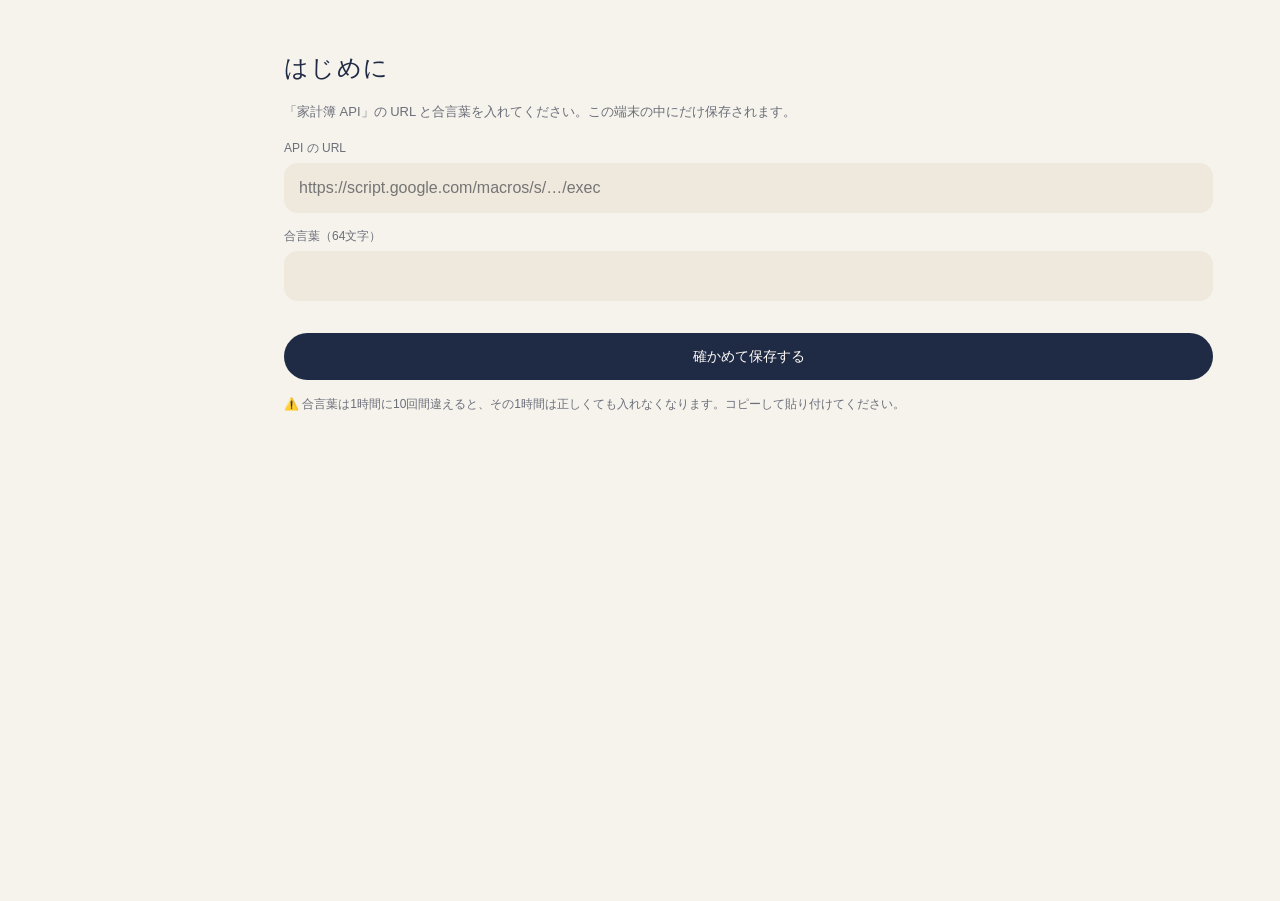
<file: web/index.html>
<!doctype html>
<html lang="ja" data-theme="a">
<head>
<meta charset="utf-8">
<meta name="viewport" content="width=device-width, initial-scale=1, viewport-fit=cover">
<!-- 読み込んでよい先を絞る：API は Google Apps Script だけ、文字は Google Fonts だけ、それ以外はこのサイトの中 -->
<meta http-equiv="Content-Security-Policy" content="default-src 'self'; script-src 'self'; style-src 'self' https://fonts.googleapis.com; font-src https://fonts.gstatic.com; img-src 'self' data:; connect-src https://script.google.com https://script.googleusercontent.com; manifest-src 'self'; worker-src 'self'; base-uri 'none'; form-action 'none'">
<meta name="referrer" content="no-referrer">
<meta name="theme-color" content="#f6f2ec">
<meta name="apple-mobile-web-app-capable" content="yes">
<meta name="apple-mobile-web-app-status-bar-style" content="black-translucent">
<meta name="apple-mobile-web-app-title" content="家計簿">
<title>家計簿</title>
<link rel="manifest" href="manifest.webmanifest">
<link rel="icon" href="images/icon-192.png?v=2">
<!-- アイコン（10/7 新しくした：家計簿のノート＋金のコイン）。?v= は古いアイコンを取り直させるため -->
<link rel="apple-touch-icon" href="images/apple-touch-icon.png?v=2">
<link rel="preconnect" href="https://fonts.googleapis.com">
<link rel="preconnect" href="https://fonts.gstatic.com" crossorigin>
<link rel="stylesheet" href="https://fonts.googleapis.com/css2?family=Shippori+Mincho:wght@500;600&family=Cormorant+Garamond:wght@500;600&family=Zen+Kaku+Gothic+New:wght@300;400;500;700&family=Jost:wght@300;400;500&family=Zen+Old+Mincho:wght@500;600&family=Bodoni+Moda:opsz,wght@6..96,500&display=swap">
<link rel="stylesheet" href="style.css">
</head>
<body>
  <div class="edge-top" aria-hidden="true"></div>
  <nav id="tabbar" class="tabbar" aria-label="画面の切り替え"></nav>
  <main id="app"></main>
  <script type="module" src="js/app.js"></script>
</body>
</html>
</file>
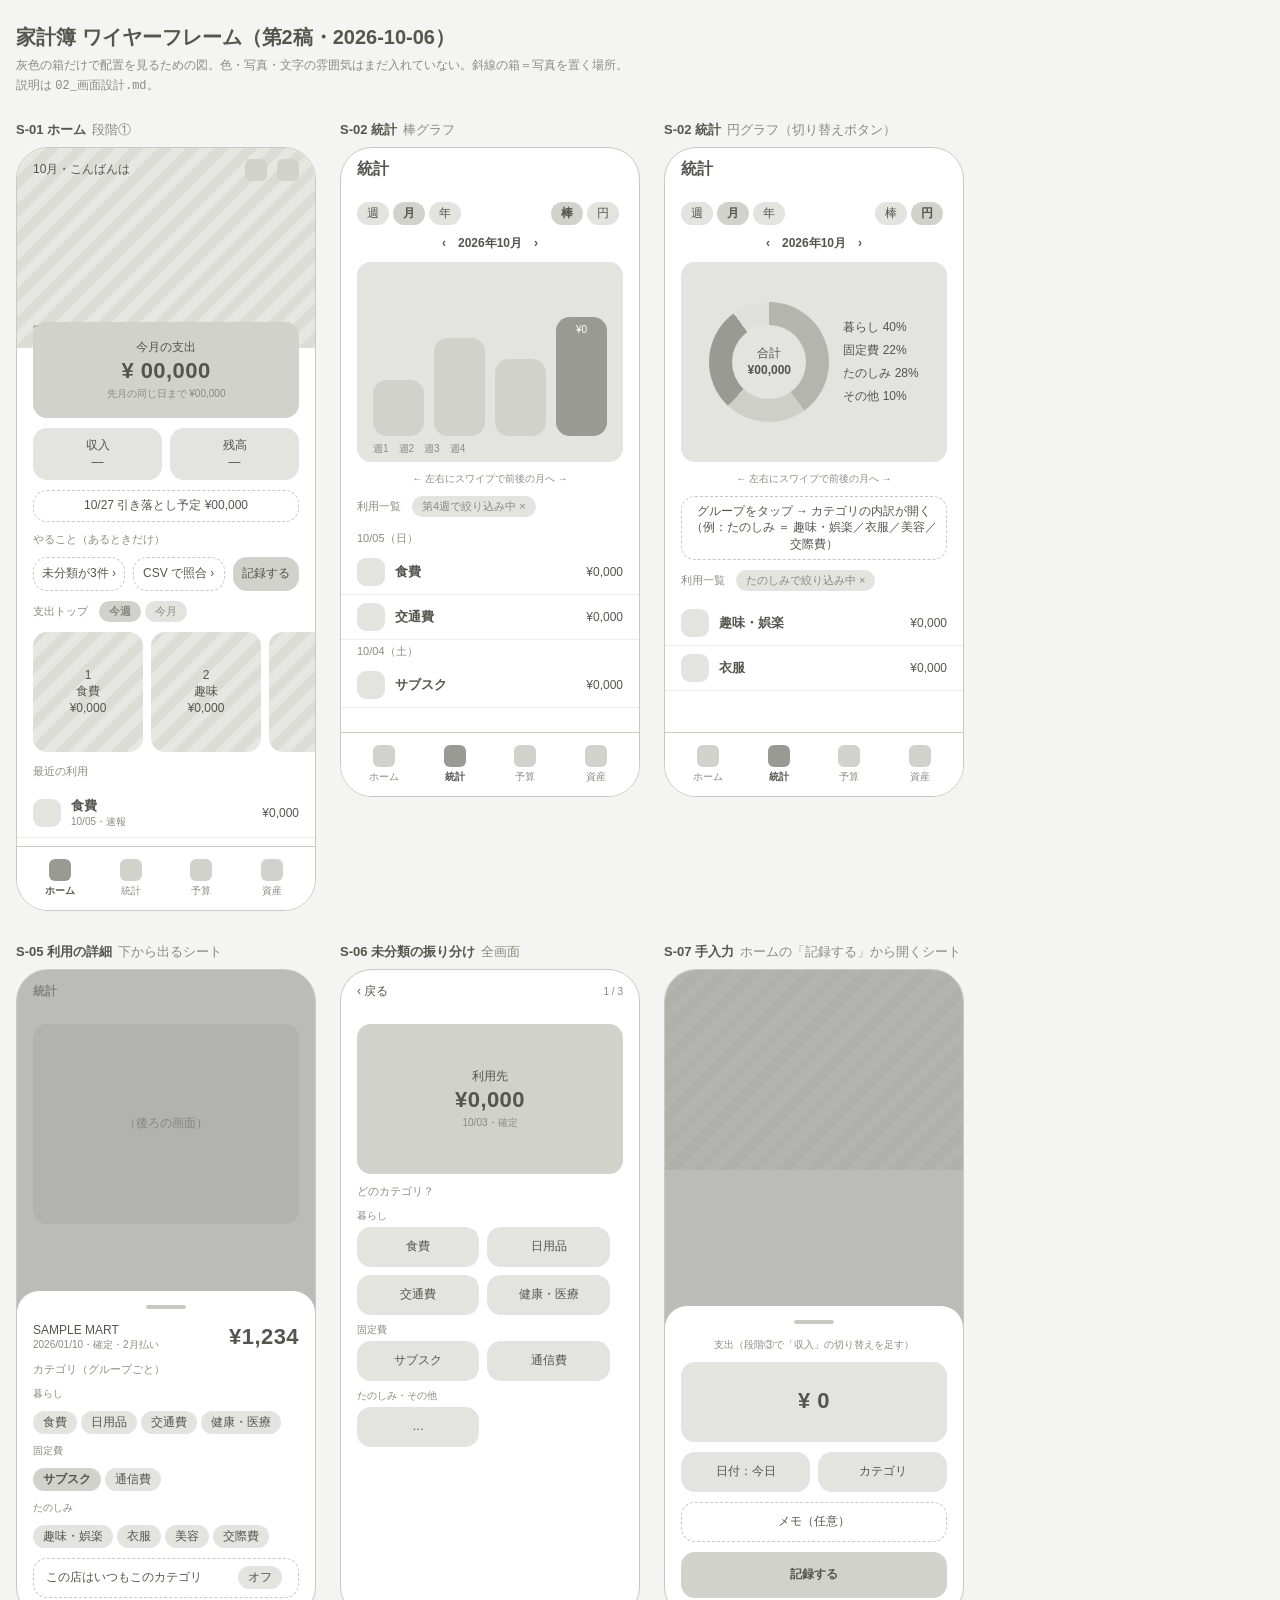
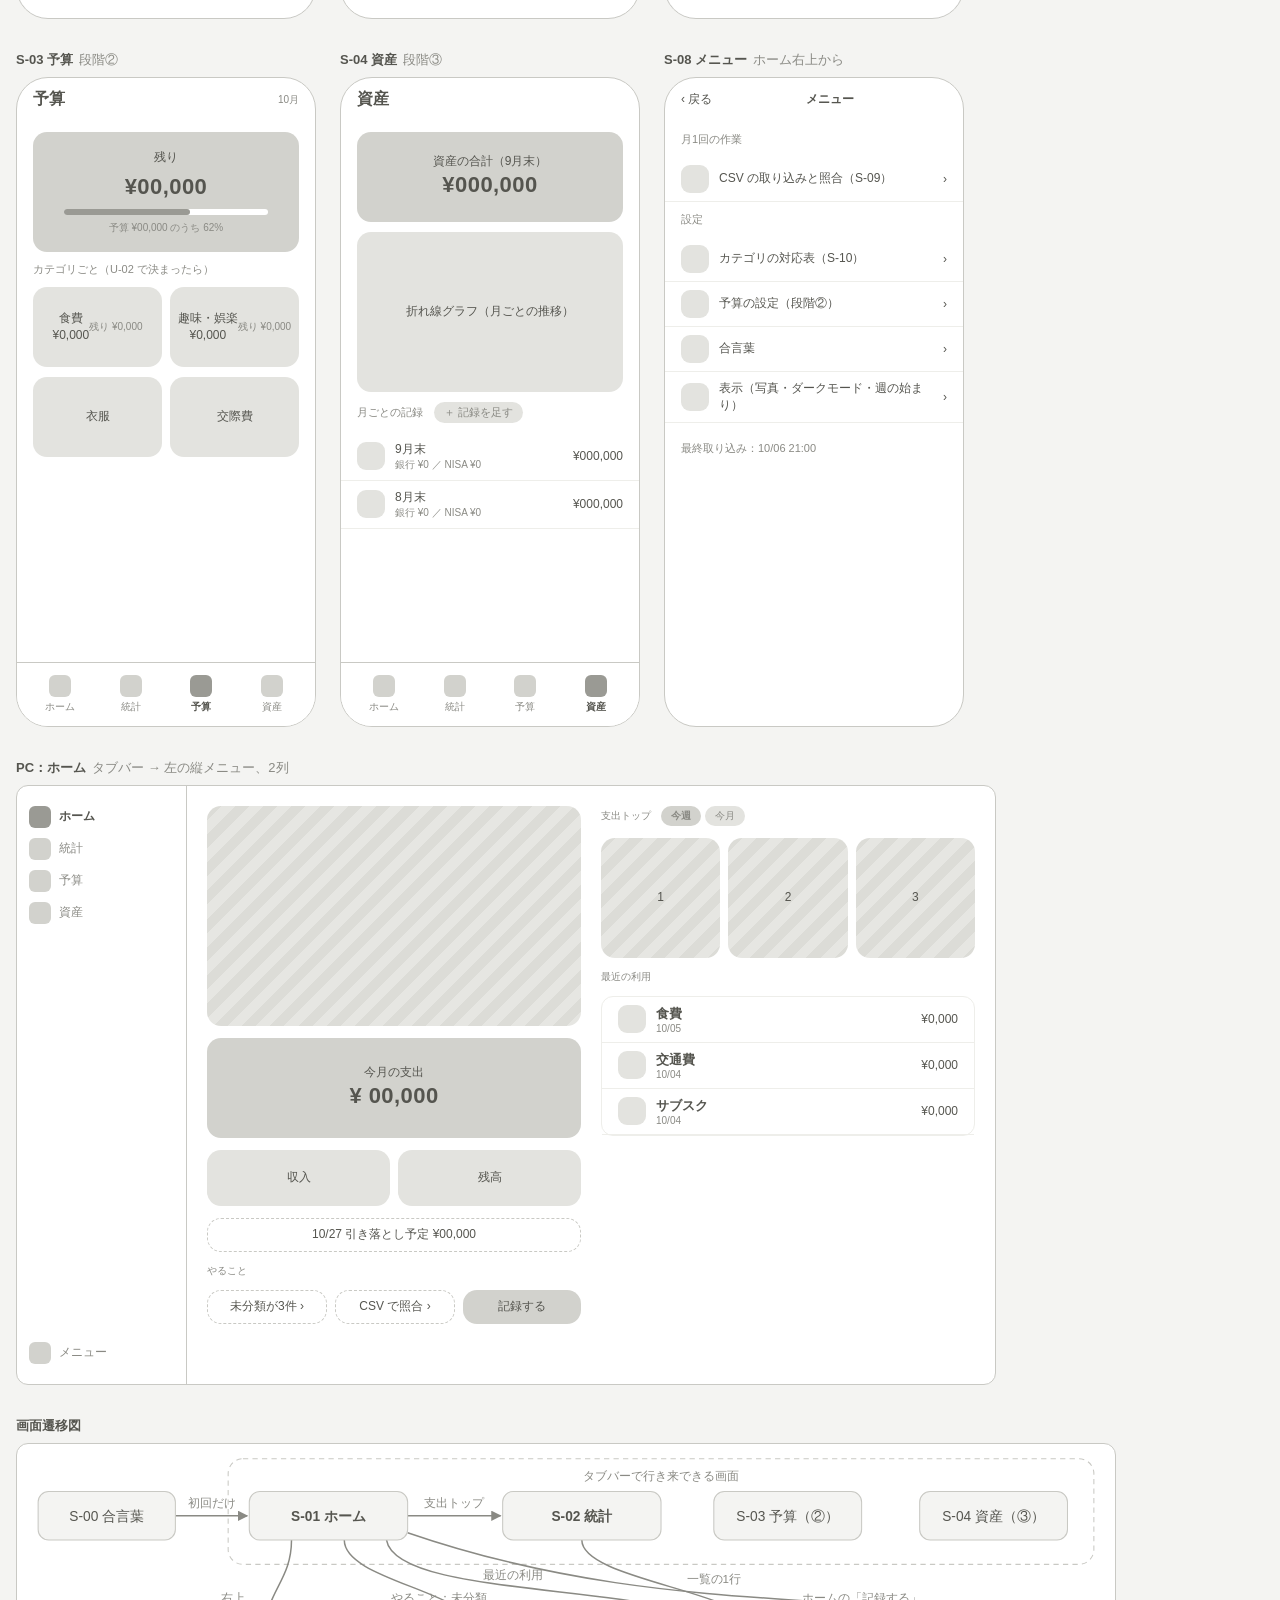
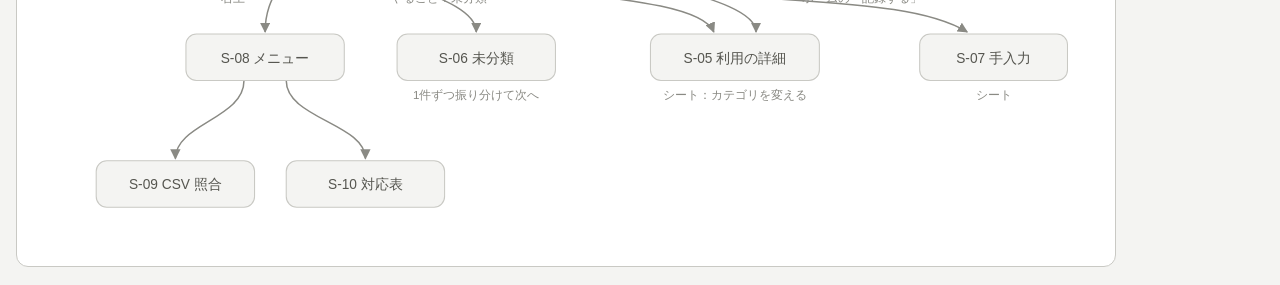
<file: docs/wireframe/index.html>
<!doctype html>
<html lang="ja">
<head>
<meta charset="utf-8">
<meta name="viewport" content="width=device-width, initial-scale=1">
<title>家計簿 ワイヤーフレーム</title>
<style>
  :root { --bg:#f4f4f2; --frame:#ffffff; --line:#c9c9c4; --box:#e3e3df; --box2:#d2d2cd; --ink:#55554f; --ink2:#8a8a84; }
  * { box-sizing:border-box; }
  body { margin:0; background:var(--bg); color:var(--ink); font-family:"Hiragino Sans","Yu Gothic UI","Meiryo",sans-serif; font-size:12px; }
  header.page { padding:24px 16px 8px; max-width:1400px; margin:0 auto; }
  header.page h1 { font-size:20px; margin:0 0 4px; font-weight:600; }
  header.page p { margin:0; color:var(--ink2); line-height:1.7; }
  .grid { display:flex; flex-wrap:wrap; gap:32px 24px; padding:16px; max-width:1400px; margin:0 auto; }
  figure { margin:0; }
  figcaption { font-size:13px; font-weight:600; margin-bottom:8px; }
  figcaption span { font-weight:400; color:var(--ink2); margin-left:6px; }
  .phone { width:300px; min-height:650px; background:var(--frame); border:1px solid var(--line); border-radius:32px; position:relative; overflow:hidden; display:flex; flex-direction:column; }
  .scroll { flex:1; overflow:hidden; padding:0 0 8px; display:flex; flex-direction:column; gap:10px; }
  .scroll > * { flex-shrink:0; }
  .hscroll { padding-bottom:2px; }
  .pad { padding:0 16px; }
  .box { background:var(--box); border-radius:14px; display:flex; align-items:center; justify-content:center; text-align:center; color:var(--ink); padding:6px; line-height:1.4; }
  .box.dark { background:var(--box2); }
  .box.line { background:transparent; border:1px dashed var(--line); }
  .photo { background:repeating-linear-gradient(135deg,#dcdcd7 0 10px,#e6e6e2 10px 20px); }
  .row { display:flex; gap:8px; }
  .row > * { flex:1; }
  .h { height:var(--h); }
  .label { font-size:11px; color:var(--ink2); padding:0 16px; }
  .big { font-size:22px; font-weight:700; letter-spacing:.02em; }
  .tabbar { height:64px; border-top:1px solid var(--line); display:flex; align-items:center; justify-content:space-around; padding:0 8px; background:#fff; }
  .tab { width:44px; text-align:center; font-size:10px; color:var(--ink2); }
  .tab i { display:block; width:22px; height:22px; margin:0 auto 3px; border-radius:6px; background:var(--box2); }
  .tab.on { color:var(--ink); font-weight:700; }
  .tab.on i { background:#9a9a94; }
  .plus { width:50px; height:50px; border-radius:50%; background:#9a9a94; color:#fff; font-size:24px; display:flex; align-items:center; justify-content:center; margin-top:-22px; }
  .hscroll { display:flex; gap:8px; overflow:hidden; padding-left:16px; }
  .hscroll .box { flex:0 0 110px; height:120px; flex-direction:column; }
  .chip { display:inline-block; padding:3px 10px; border-radius:20px; background:var(--box); margin-right:4px; }
  .chip.on { background:var(--box2); font-weight:700; }
  .list .item { display:flex; align-items:center; gap:10px; padding:8px 16px; border-bottom:1px solid #eeeeea; }
  .list .dot { width:28px; height:28px; border-radius:9px; background:var(--box); flex:0 0 28px; }
  .list .t { flex:1; } .list .t small { display:block; color:var(--ink2); font-size:10px; }
  .dim { position:absolute; inset:0; background:rgba(60,60,55,.35); }
  .sheet { position:absolute; left:0; right:0; bottom:0; background:#fff; border-radius:22px 22px 0 0; padding:14px 16px 20px; display:flex; flex-direction:column; gap:10px; }
  .grab { width:40px; height:4px; border-radius:2px; background:var(--line); margin:0 auto 4px; }
  .dots { text-align:center; } .dots b { display:inline-block; width:6px; height:6px; border-radius:3px; background:var(--line); margin:0 2px; } .dots b.on { width:14px; background:#9a9a94; }
  .topbar { height:44px; display:flex; align-items:center; justify-content:space-between; padding:0 16px; }
  .ico { width:22px; height:22px; border-radius:6px; background:var(--box2); }
  .pc { width:980px; max-width:calc(100vw - 32px); height:600px; background:#fff; border:1px solid var(--line); border-radius:12px; display:flex; overflow:hidden; }
  .side { width:170px; border-right:1px solid var(--line); padding:20px 12px; display:flex; flex-direction:column; gap:10px; }
  .side .tab { width:auto; text-align:left; display:flex; align-items:center; gap:8px; font-size:12px; }
  .side .tab i { margin:0; }
  .pcmain { flex:1; display:flex; gap:20px; padding:20px; }
  .pcmain > div { flex:1; display:flex; flex-direction:column; gap:12px; }
  .note { font-size:10px; color:var(--ink2); }
  svg text { font-family:inherit; }
  .flow { width:100%; max-width:1100px; background:#fff; border:1px solid var(--line); border-radius:12px; }
</style>
</head>
<body>
<header class="page">
  <h1>家計簿 ワイヤーフレーム（第2稿・2026-10-06）</h1>
  <p>灰色の箱だけで配置を見るための図。色・写真・文字の雰囲気はまだ入れていない。斜線の箱＝写真を置く場所。<br>説明は <code>02_画面設計.md</code>。</p>
</header>

<div class="grid">

  <!-- S-01 ホーム -->
  <figure>
    <figcaption>S-01 ホーム<span>段階①</span></figcaption>
    <div class="phone">
      <div class="scroll">
        <div class="photo" style="height:200px;position:relative;">
          <div class="topbar" style="position:absolute;inset:0 0 auto 0;"><span>10月・こんばんは</span><span class="row" style="gap:10px;flex:0"><span class="ico" title="金額を隠す"></span><span class="ico" title="メニュー"></span></span></div>
          <div style="position:absolute;bottom:8px;left:16px;color:var(--ink2)">写真（季節・月で変わる）</div>
        </div>
        <div class="pad" style="margin-top:-36px;position:relative;z-index:1;">
          <div class="box dark" style="height:96px;flex-direction:column;">今月の支出<span class="big">¥ 00,000</span><span class="note">先月の同じ日まで ¥00,000</span></div>
        </div>
        <div class="pad row"><div class="box" style="height:52px">収入<br>—</div><div class="box" style="height:52px">残高<br>—</div></div>
        <div class="pad"><div class="box line" style="height:32px">10/27 引き落とし予定 ¥00,000</div></div>
        <div class="label">やること（あるときだけ）</div><div class="pad row"><div class="box line" style="height:34px;flex:2">未分類が3件 ›</div><div class="box line" style="height:34px;flex:2">CSV で照合 ›</div><div class="box dark" style="height:34px;flex:1.4">記録する</div></div>
        <div class="label">支出トップ　<span class="chip on">今週</span><span class="chip">今月</span></div>
        <div class="hscroll">
          <div class="box photo">1<br>食費<br>¥0,000</div><div class="box photo">2<br>趣味<br>¥0,000</div><div class="box photo">3<br>…</div>
        </div>
        <div class="label">最近の利用</div>
        <div class="list"><div class="item"><span class="dot"></span><span class="t"><b style="font-size:13px">食費</b><small>10/05・速報</small></span>¥0,000</div></div>
      </div>
      <div class="tabbar"><div class="tab on"><i></i>ホーム</div><div class="tab"><i></i>統計</div><div class="tab"><i></i>予算</div><div class="tab"><i></i>資産</div></div>
    </div>
  </figure>

  <!-- S-02 統計（棒） -->
  <figure>
    <figcaption>S-02 統計<span>棒グラフ</span></figcaption>
    <div class="phone">
      <div class="scroll">
        <div class="topbar"><b style="font-size:16px">統計</b></div>
        <div class="pad row" style="align-items:center"><span style="flex:0 0 auto"><span class="chip">週</span><span class="chip on">月</span><span class="chip">年</span></span><span style="text-align:right"><span class="chip on">棒</span><span class="chip">円</span></span></div>
        <div class="pad" style="text-align:center;font-weight:600">‹　2026年10月　›</div>
        <div class="pad"><div class="box" style="height:200px;flex-direction:column;justify-content:flex-end;gap:6px;">
          <div class="row" style="align-items:flex-end;height:140px;width:100%;gap:10px;padding:0 10px;">
            <div class="box dark" style="height:40%"></div><div class="box dark" style="height:70%"></div><div class="box dark" style="height:55%"></div><div class="box" style="height:85%;background:#9a9a94;color:#fff;font-size:10px;align-items:flex-start">¥0</div>
          </div>
          <div class="row note" style="width:100%;padding:0 10px">週1　週2　週3　週4</div>
        </div></div>
        <div class="note" style="text-align:center">← 左右にスワイプで前後の月へ →</div>
        <div class="label">利用一覧　<span class="chip">第4週で絞り込み中 ×</span></div>
        <div class="list">
          <div class="label" style="padding:4px 16px">10/05（日）</div>
          <div class="item"><span class="dot"></span><span class="t"><b style="font-size:13px">食費</b></span>¥0,000</div>
          <div class="item"><span class="dot"></span><span class="t"><b style="font-size:13px">交通費</b></span>¥0,000</div>
          <div class="label" style="padding:4px 16px">10/04（土）</div>
          <div class="item"><span class="dot"></span><span class="t"><b style="font-size:13px">サブスク</b></span>¥0,000</div>
        </div>
      </div>
      <div class="tabbar"><div class="tab"><i></i>ホーム</div><div class="tab on"><i></i>統計</div><div class="tab"><i></i>予算</div><div class="tab"><i></i>資産</div></div>
    </div>
  </figure>

  <!-- S-02 統計（円） -->
  <figure>
    <figcaption>S-02 統計<span>円グラフ（切り替えボタン）</span></figcaption>
    <div class="phone">
      <div class="scroll">
        <div class="topbar"><b style="font-size:16px">統計</b></div>
        <div class="pad row" style="align-items:center"><span style="flex:0 0 auto"><span class="chip">週</span><span class="chip on">月</span><span class="chip">年</span></span><span style="text-align:right"><span class="chip">棒</span><span class="chip on">円</span></span></div>
        <div class="pad" style="text-align:center;font-weight:600">‹　2026年10月　›</div>
        <div class="pad"><div class="box" style="height:200px;gap:14px;">
          <div style="width:120px;height:120px;border-radius:50%;background:conic-gradient(#b5b5af 0 40%,#cfcfca 40% 62%,#9a9a94 62% 90%,#e0e0dc 90%);display:flex;align-items:center;justify-content:center;"><div style="width:74px;height:74px;border-radius:50%;background:var(--box);display:flex;align-items:center;justify-content:center;flex-direction:column">合計<b>¥00,000</b></div></div>
          <div style="text-align:left;line-height:1.9">暮らし 40%<br>固定費 22%<br>たのしみ 28%<br>その他 10%</div>
        </div></div>
        <div class="note" style="text-align:center">← 左右にスワイプで前後の月へ →</div>
        <div class="pad"><div class="box line" style="height:64px">グループをタップ → カテゴリの内訳が開く<br>（例：たのしみ ＝ 趣味・娯楽／衣服／美容／交際費）</div></div>
        <div class="label">利用一覧　<span class="chip">たのしみで絞り込み中 ×</span></div>
        <div class="list">
          <div class="item"><span class="dot"></span><span class="t"><b style="font-size:13px">趣味・娯楽</b></span>¥0,000</div>
          <div class="item"><span class="dot"></span><span class="t"><b style="font-size:13px">衣服</b></span>¥0,000</div>
        </div>
      </div>
      <div class="tabbar"><div class="tab"><i></i>ホーム</div><div class="tab on"><i></i>統計</div><div class="tab"><i></i>予算</div><div class="tab"><i></i>資産</div></div>
    </div>
  </figure>

  <!-- S-05 詳細シート -->
  <figure>
    <figcaption>S-05 利用の詳細<span>下から出るシート</span></figcaption>
    <div class="phone">
      <div class="scroll" style="opacity:.5"><div class="topbar"><b>統計</b></div><div class="pad"><div class="box" style="height:200px">（後ろの画面）</div></div></div>
      <div class="dim"></div>
      <div class="sheet">
        <div class="grab"></div>
        <div class="row" style="align-items:center"><span>SAMPLE MART<br><small class="note">2026/01/10・確定・2月払い</small></span><span class="big" style="text-align:right">¥1,234</span></div>
        <div class="label" style="padding:0">カテゴリ（グループごと）</div>
        <div class="note">暮らし</div><div><span class="chip">食費</span><span class="chip">日用品</span><span class="chip">交通費</span><span class="chip">健康・医療</span></div>
        <div class="note">固定費</div><div><span class="chip on">サブスク</span><span class="chip">通信費</span></div>
        <div class="note">たのしみ</div><div><span class="chip">趣味・娯楽</span><span class="chip">衣服</span><span class="chip">美容</span><span class="chip">交際費</span></div>
        <div class="box line" style="height:40px;justify-content:space-between;padding:0 12px">この店はいつもこのカテゴリ<span class="chip">オフ</span></div>
      </div>
    </div>
  </figure>

  <!-- S-06 未分類 -->
  <figure>
    <figcaption>S-06 未分類の振り分け<span>全画面</span></figcaption>
    <div class="phone">
      <div class="scroll">
        <div class="topbar"><span>‹ 戻る</span><span class="note">1 / 3</span></div>
        <div class="pad"><div class="box dark" style="height:150px;flex-direction:column">利用先<span class="big">¥0,000</span><span class="note">10/03・確定</span></div></div>
        <div class="label">どのカテゴリ？</div>
        <div class="pad"><div class="note">暮らし</div><div class="row" style="flex-wrap:wrap;margin:4px 0 8px"><div class="box" style="height:40px;flex:0 0 46%">食費</div><div class="box" style="height:40px;flex:0 0 46%">日用品</div><div class="box" style="height:40px;flex:0 0 46%">交通費</div><div class="box" style="height:40px;flex:0 0 46%">健康・医療</div></div>
        <div class="note">固定費</div><div class="row" style="flex-wrap:wrap;margin:4px 0 8px"><div class="box" style="height:40px;flex:0 0 46%">サブスク</div><div class="box" style="height:40px;flex:0 0 46%">通信費</div></div>
        <div class="note">たのしみ・その他</div><div class="row" style="flex-wrap:wrap;margin:4px 0"><div class="box" style="height:40px;flex:0 0 46%">…</div></div></div>
      </div>
    </div>
  </figure>

  <!-- S-07 手入力 -->
  <figure>
    <figcaption>S-07 手入力<span>ホームの「記録する」から開くシート</span></figcaption>
    <div class="phone">
      <div class="scroll" style="opacity:.5"><div class="photo" style="height:200px"></div></div>
      <div class="dim"></div>
      <div class="sheet">
        <div class="grab"></div>
        <div class="note" style="text-align:center">支出（段階③で「収入」の切り替えを足す）</div>
        <div class="box" style="height:80px"><span class="big">¥ 0</span></div>
        <div class="row"><div class="box" style="height:40px">日付：今日</div><div class="box" style="height:40px">カテゴリ</div></div>
        <div class="box line" style="height:40px">メモ（任意）</div>
        <div class="box dark" style="height:46px;font-weight:700">記録する</div>
      </div>
    </div>
  </figure>

  <!-- S-03 予算 -->
  <figure>
    <figcaption>S-03 予算<span>段階②</span></figcaption>
    <div class="phone">
      <div class="scroll">
        <div class="topbar"><b style="font-size:16px">予算</b><span class="note">10月</span></div>
        <div class="pad"><div class="box dark" style="height:120px;flex-direction:column;gap:6px">残り<span class="big">¥00,000</span><div style="width:80%;height:6px;border-radius:3px;background:#fff"><div style="width:62%;height:6px;border-radius:3px;background:#9a9a94"></div></div><span class="note">予算 ¥00,000 のうち 62%</span></div></div>
        <div class="label">カテゴリごと（U-02 で決まったら）</div>
        <div class="pad row"><div class="box" style="height:80px">食費<br>¥0,000<br><span class="note">残り ¥0,000</span></div><div class="box" style="height:80px">趣味・娯楽<br>¥0,000<br><span class="note">残り ¥0,000</span></div></div>
        <div class="pad row"><div class="box" style="height:80px">衣服</div><div class="box" style="height:80px">交際費</div></div>
      </div>
      <div class="tabbar"><div class="tab"><i></i>ホーム</div><div class="tab"><i></i>統計</div><div class="tab on"><i></i>予算</div><div class="tab"><i></i>資産</div></div>
    </div>
  </figure>

  <!-- S-04 資産 -->
  <figure>
    <figcaption>S-04 資産<span>段階③</span></figcaption>
    <div class="phone">
      <div class="scroll">
        <div class="topbar"><b style="font-size:16px">資産</b></div>
        <div class="pad"><div class="box dark" style="height:90px;flex-direction:column">資産の合計（9月末）<span class="big">¥000,000</span></div></div>
        <div class="pad"><div class="box" style="height:160px">折れ線グラフ（月ごとの推移）</div></div>
        <div class="label">月ごとの記録　<span class="chip">＋ 記録を足す</span></div>
        <div class="list">
          <div class="item"><span class="dot"></span><span class="t">9月末<small>銀行 ¥0 ／ NISA ¥0</small></span>¥000,000</div>
          <div class="item"><span class="dot"></span><span class="t">8月末<small>銀行 ¥0 ／ NISA ¥0</small></span>¥000,000</div>
        </div>
      </div>
      <div class="tabbar"><div class="tab"><i></i>ホーム</div><div class="tab"><i></i>統計</div><div class="tab"><i></i>予算</div><div class="tab on"><i></i>資産</div></div>
    </div>
  </figure>

  <!-- S-08 メニュー -->
  <figure>
    <figcaption>S-08 メニュー<span>ホーム右上から</span></figcaption>
    <div class="phone">
      <div class="scroll">
        <div class="topbar"><span>‹ 戻る</span><b>メニュー</b><span></span></div>
        <div class="label">月1回の作業</div>
        <div class="list"><div class="item"><span class="dot"></span><span class="t">CSV の取り込みと照合（S-09）</span>›</div></div>
        <div class="label">設定</div>
        <div class="list">
          <div class="item"><span class="dot"></span><span class="t">カテゴリの対応表（S-10）</span>›</div>
          <div class="item"><span class="dot"></span><span class="t">予算の設定（段階②）</span>›</div>
          <div class="item"><span class="dot"></span><span class="t">合言葉</span>›</div>
          <div class="item"><span class="dot"></span><span class="t">表示（写真・ダークモード・週の始まり）</span>›</div>
        </div>
        <div class="label" style="margin-top:8px">最終取り込み：10/06 21:00</div>
      </div>
    </div>
  </figure>

</div>

<!-- PC -->
<div class="grid">
  <figure>
    <figcaption>PC：ホーム<span>タブバー → 左の縦メニュー、2列</span></figcaption>
    <div class="pc">
      <div class="side">
        <div class="tab on"><i></i>ホーム</div><div class="tab"><i></i>統計</div><div class="tab"><i></i>予算</div><div class="tab"><i></i>資産</div>
                <div style="flex:1"></div><div class="tab"><i></i>メニュー</div>
      </div>
      <div class="pcmain">
        <div>
          <div class="photo" style="height:220px;border-radius:14px;"></div>
          <div class="box dark" style="height:100px;flex-direction:column">今月の支出<span class="big">¥ 00,000</span></div>
          <div class="row"><div class="box" style="height:56px">収入</div><div class="box" style="height:56px">残高</div></div>
          <div class="box line" style="height:34px">10/27 引き落とし予定 ¥00,000</div>
          <div class="note">やること</div>
          <div class="row"><div class="box line" style="height:34px">未分類が3件 ›</div><div class="box line" style="height:34px">CSV で照合 ›</div><div class="box dark" style="height:34px">記録する</div></div>
        </div>
        <div>
          <div class="note">支出トップ　<span class="chip on">今週</span><span class="chip">今月</span></div>
          <div class="row"><div class="box photo" style="height:120px">1</div><div class="box photo" style="height:120px">2</div><div class="box photo" style="height:120px">3</div></div>
          <div class="note">最近の利用</div>
          <div class="list" style="border:1px solid #eeeeea;border-radius:12px">
            <div class="item"><span class="dot"></span><span class="t"><b style="font-size:13px">食費</b><small>10/05</small></span>¥0,000</div>
            <div class="item"><span class="dot"></span><span class="t"><b style="font-size:13px">交通費</b><small>10/04</small></span>¥0,000</div>
            <div class="item"><span class="dot"></span><span class="t"><b style="font-size:13px">サブスク</b><small>10/04</small></span>¥0,000</div>
          </div>
        </div>
      </div>
    </div>
  </figure>
</div>

<!-- 遷移図 -->
<div class="grid">
  <figure style="width:100%">
    <figcaption>画面遷移図</figcaption>
    <svg class="flow" viewBox="0 0 1040 400" role="img" aria-label="画面遷移図">
      <defs><marker id="a" viewBox="0 0 10 10" refX="9" refY="5" markerWidth="7" markerHeight="7" orient="auto"><path d="M0,0L10,5L0,10z" fill="#8a8a84"/></marker></defs>
      <g font-size="13" fill="#55554f" text-anchor="middle">
        <rect x="200" y="14" width="820" height="100" rx="14" fill="none" stroke="#c9c9c4" stroke-dasharray="5 4"/>
        <text x="610" y="34" font-size="11" fill="#8a8a84">タブバーで行き来できる画面</text>
        <g fill="none" stroke="#8a8a84" stroke-width="1.4" marker-end="url(#a)">
          <path d="M150,68 H218"/>
          <path d="M370,68 H458"/>
          <path d="M260,91 C260,130 235,140 235,178"/>
          <path d="M310,91 C310,130 435,140 435,178"/>
          <path d="M350,91 C360,150 640,130 660,178"/>
          <path d="M535,91 C535,130 700,140 700,178"/>
          <path d="M370,84 C620,170 820,130 900,178"/>
          <path d="M215,224 C215,260 150,265 150,298"/>
          <path d="M255,224 C255,260 330,265 330,298"/>
        </g>
        <g fill="#f4f4f2" stroke="#c9c9c4">
          <rect x="20" y="45" width="130" height="46" rx="10"/>
          <rect x="220" y="45" width="150" height="46" rx="10"/>
          <rect x="460" y="45" width="150" height="46" rx="10"/>
          <rect x="660" y="45" width="140" height="46" rx="10"/>
          <rect x="855" y="45" width="140" height="46" rx="10"/>
          <rect x="160" y="180" width="150" height="44" rx="10"/>
          <rect x="360" y="180" width="150" height="44" rx="10"/>
          <rect x="600" y="180" width="160" height="44" rx="10"/>
          <rect x="855" y="180" width="140" height="44" rx="10"/>
          <rect x="75" y="300" width="150" height="44" rx="10"/>
          <rect x="255" y="300" width="150" height="44" rx="10"/>
        </g>
        <text x="85" y="73">S-00 合言葉</text>
        <text x="295" y="73" font-weight="700">S-01 ホーム</text>
        <text x="535" y="73" font-weight="700">S-02 統計</text>
        <text x="730" y="73">S-03 予算（②）</text>
        <text x="925" y="73">S-04 資産（③）</text>
        <text x="235" y="207">S-08 メニュー</text>
        <text x="435" y="207">S-06 未分類</text>
        <text x="680" y="207">S-05 利用の詳細</text>
        <text x="925" y="207">S-07 手入力</text>
        <text x="150" y="327">S-09 CSV 照合</text>
        <text x="330" y="327">S-10 対応表</text>
        <g font-size="11" fill="#8a8a84">
          <text x="185" y="60">初回だけ</text>
          <text x="414" y="60">支出トップ</text>
          <text x="205" y="150">右上</text>
          <text x="400" y="150">やること：未分類</text>
          <text x="470" y="128">最近の利用</text>
          <text x="660" y="132">一覧の1行</text>
          <text x="800" y="150">ホームの「記録する」</text>
          <text x="435" y="242">1件ずつ振り分けて次へ</text>
          <text x="680" y="242">シート：カテゴリを変える</text>
          <text x="925" y="242">シート</text>
        </g>
      </g>
    </svg>
  </figure>
</div>
</body>
</html>
</file>
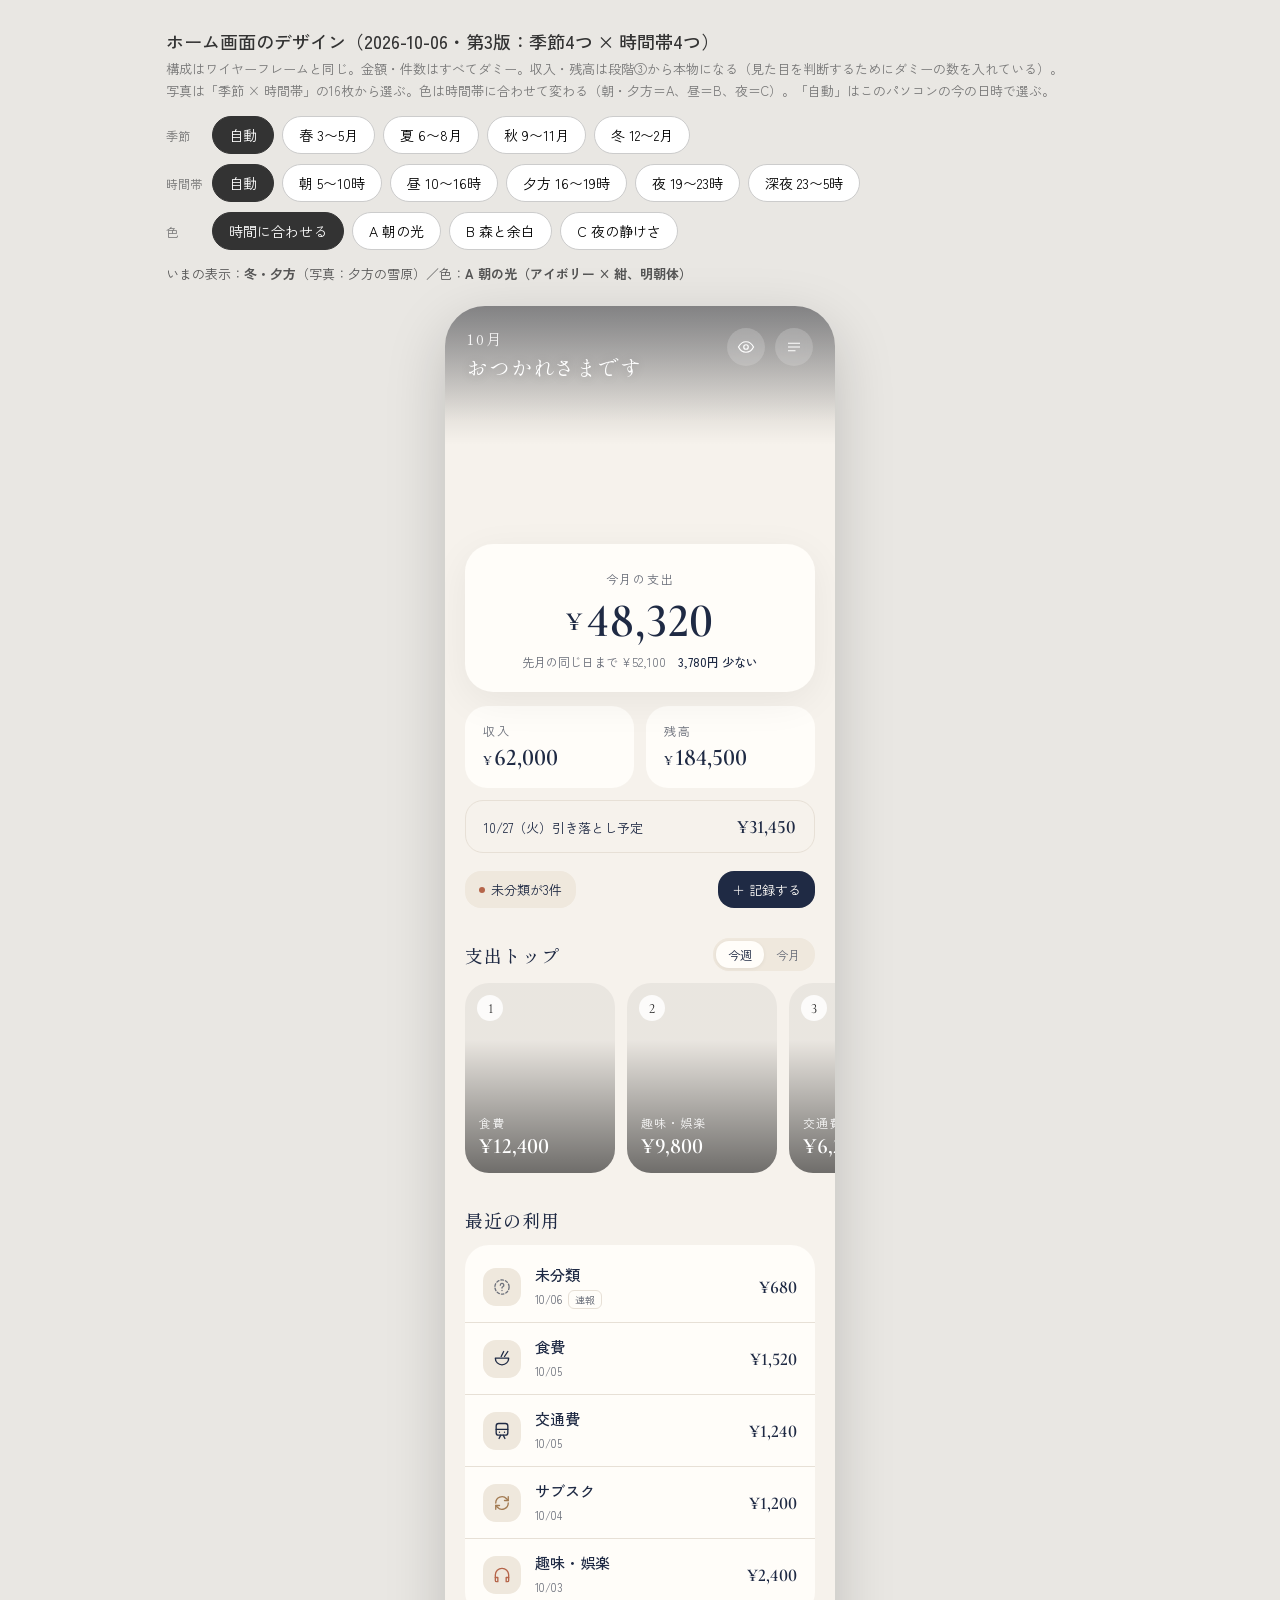
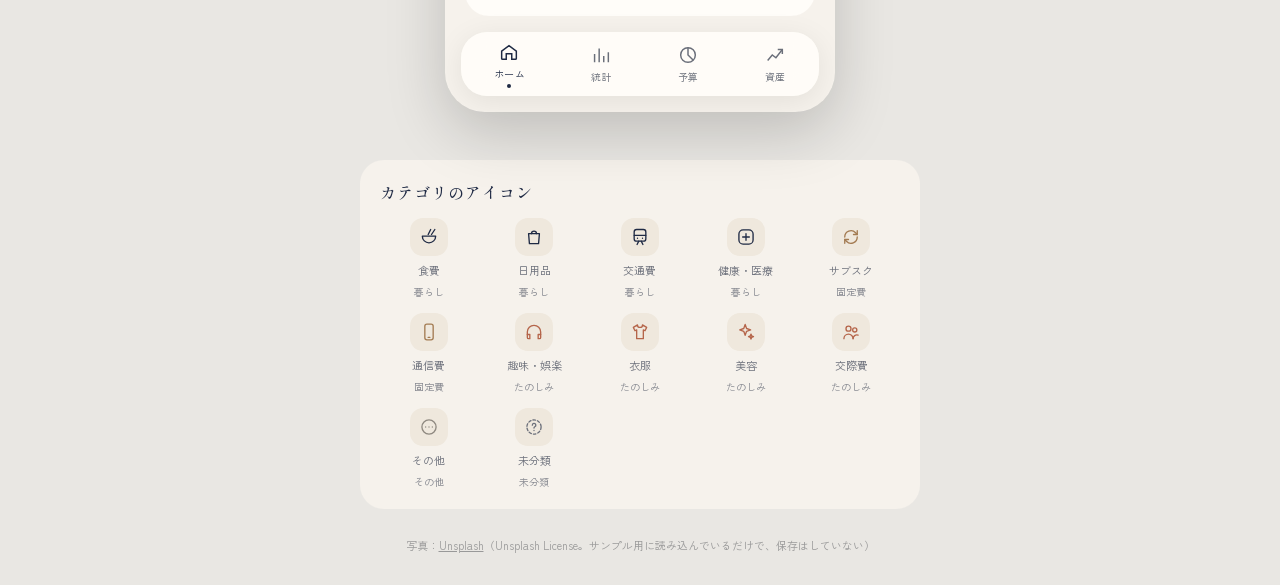
<file: docs/design/home_3案.html>
<!doctype html>
<html lang="ja">
<head>
<meta charset="utf-8">
<meta name="viewport" content="width=device-width, initial-scale=1">
<title>家計簿 デザイン</title>
<link rel="preconnect" href="https://fonts.googleapis.com">
<link rel="preconnect" href="https://fonts.gstatic.com" crossorigin>
<link href="https://fonts.googleapis.com/css2?family=Shippori+Mincho:wght@500;600&family=Cormorant+Garamond:wght@500;600&family=Zen+Kaku+Gothic+New:wght@300;400;500;700&family=Jost:wght@300;400;500&family=Zen+Old+Mincho:wght@500;600&family=Bodoni+Moda:opsz,wght@6..96,500&display=swap" rel="stylesheet">
<style>
  /* ---- 案ごとの色と文字（ここだけ差し替えれば雰囲気が変わる） ---- */
  .theme-a {
    --bg: #f6f2ec; --card: #fffdf9; --ink: #1f2a44; --ink2: #6b6f7a; --line: #e7e0d6;
    --accent: #1f2a44; --accent-ink: #fffdf9; --soft: #efe8dd;
    --g1: #1f2a44; --g2: #a37b52; --g3: #b5654a; --g4: #8f8980;
    --font-head: "Shippori Mincho", serif; --font-num: "Cormorant Garamond", serif; --font-body: "Zen Kaku Gothic New", sans-serif;
    --num-weight: 600; --hero-img: url("https://images.unsplash.com/photo-1490682143684-14369e18dce8?w=900&q=80&auto=format&fit=crop");
    --hero-shade: linear-gradient(180deg, rgba(31,42,68,.25) 0%, rgba(31,42,68,0) 35%, rgba(246,242,236,0) 60%, rgba(246,242,236,1) 100%);
    --hero-text: #fffdf9; --tab-bg: rgba(255,253,249,.92);
  }
  .theme-b {
    --bg: #fafaf7; --card: #ffffff; --ink: #2b2f2c; --ink2: #7d837e; --line: #e8ebe6;
    --accent: #6f8f76; --accent-ink: #ffffff; --soft: #eef2ec;
    --g1: #5f8068; --g2: #8a9a6a; --g3: #b97a56; --g4: #9a9e98;
    --font-head: "Zen Kaku Gothic New", sans-serif; --font-num: "Jost", sans-serif; --font-body: "Zen Kaku Gothic New", sans-serif;
    --num-weight: 300; --hero-img: url("https://images.unsplash.com/photo-1487621167305-5d248087c724?w=900&q=80&auto=format&fit=crop");
    --hero-shade: linear-gradient(180deg, rgba(250,250,247,0) 45%, rgba(250,250,247,1) 100%);
    --hero-text: #2b2f2c; --tab-bg: rgba(255,255,255,.92); --icon-bg: rgba(255,255,255,.55);
  }
  .theme-c {
    --bg: #121826; --card: #1b2335; --ink: #f1ece2; --ink2: #9aa1b2; --line: #2a3347;
    --accent: #c8a96a; --accent-ink: #121826; --soft: #222b40;
    --g1: #c8a96a; --g2: #8fa0c8; --g3: #d39a9a; --g4: #8a93a8;
    --font-head: "Zen Old Mincho", serif; --font-num: "Bodoni Moda", serif; --font-body: "Zen Kaku Gothic New", sans-serif;
    --num-weight: 500; --hero-img: url("https://images.unsplash.com/photo-1578635073921-0cf6533acd17?w=900&q=80&auto=format&fit=crop");
    --hero-shade: linear-gradient(180deg, rgba(18,24,38,.2) 0%, rgba(18,24,38,0) 40%, rgba(18,24,38,1) 100%);
    --hero-text: #f1ece2; --tab-bg: rgba(27,35,53,.92);
  }

  /* ---- ページ（案の切り替え） ---- */
  * { box-sizing: border-box; }
  body { margin: 0; background: #e9e7e3; color: #333; font-family: "Zen Kaku Gothic New", sans-serif; }
  .switcher { max-width: 980px; margin: 0 auto; padding: 28px 16px 12px; }
  .switcher h1 { font-size: 18px; font-weight: 500; margin: 0 0 4px; }
  .switcher p { margin: 0 0 14px; color: #777; font-size: 13px; line-height: 1.7; }
  .tabs { display: flex; gap: 8px; flex-wrap: wrap; }
  .tabs button { font: inherit; font-size: 14px; padding: 8px 16px; border-radius: 20px; border: 1px solid #ccc; background: #fff; cursor: pointer; }
  .tabs button[aria-pressed="true"] { background: #333; color: #fff; border-color: #333; }
  .ctl { display: flex; align-items: center; gap: 10px; margin-top: 10px; flex-wrap: wrap; }
  .ctl-label { font-size: 12px; color: #777; width: 3em; }
  .note { max-width: 980px; margin: 0 auto; padding: 0 16px 8px; font-size: 13px; color: #555; line-height: 1.8; }
  .stage { display: flex; justify-content: center; padding: 12px 16px 48px; }

  /* ---- 画面 ---- */
  .phone { width: 390px; max-width: 100%; background: var(--bg); color: var(--ink); font-family: var(--font-body);
    border-radius: 40px; overflow: hidden; position: relative; box-shadow: 0 20px 60px rgba(0,0,0,.18); padding-bottom: 96px; }
  .hero { height: 330px; background: var(--hero-shade), var(--hero-img) center/cover; position: relative; }
  /* 白い文字を乗せる写真のときだけ、上の部分をうっすら暗くして文字を読みやすくする */
  .hero::before { content: ""; position: absolute; inset: 0; background: var(--scrim, none); }
  .top { z-index: 1; position: absolute; inset: 0 0 auto 0; display: flex; justify-content: space-between; align-items: flex-start; padding: 22px 22px 0; color: var(--hero-text); }
  .month { font-family: var(--font-head); font-size: 15px; letter-spacing: .12em; opacity: .9; }
  /* 挨拶は1行に収める。長いもの（9文字以上）は少し小さくする */
  .greet.long { font-size: 17px; }
  .greet { white-space: nowrap; font-family: var(--font-head); font-size: 21px; line-height: 1.4; margin-top: 4px; letter-spacing: .04em; text-shadow: 0 1px 12px rgba(0,0,0,.18); }
  .icons { display: flex; gap: 10px; }
  .icon-btn { width: 38px; height: 38px; border-radius: 50%; display: grid; place-items: center; background: var(--icon-bg, rgba(255,255,255,.18)); backdrop-filter: blur(6px); -webkit-backdrop-filter: blur(6px); }
  .icon-btn svg { width: 18px; height: 18px; stroke: var(--hero-text); }

  .spend { margin: -92px 20px 0; position: relative; background: var(--card); border-radius: 28px; padding: 26px 24px 22px; text-align: center; box-shadow: 0 10px 40px rgba(0,0,0,.06); }
  .label { font-size: 12px; letter-spacing: .14em; color: var(--ink2); }
  /* 数字は高さのそろった形（lining）にする。Cormorant は元が上下に出入りする形で、金額が読みにくいため */
  .big, .num, .amt, .a, .rank { font-variant-numeric: lining-nums; }
  .big { font-family: var(--font-num); font-weight: var(--num-weight); font-size: 48px; line-height: 1.1; margin: 8px 0 6px; letter-spacing: .01em; }
  .big .yen { font-size: .55em; margin-right: 4px; vertical-align: .2em; }
  .compare { font-size: 12px; color: var(--ink2); }
  .compare b { color: var(--accent); font-weight: 500; }

  .pair { display: grid; grid-template-columns: 1fr 1fr; gap: 12px; margin: 14px 20px 0; }
  .mini { background: var(--card); border-radius: 22px; padding: 16px 18px; }
  .mini .num { font-family: var(--font-num); font-weight: var(--num-weight); font-size: 24px; margin-top: 4px; }
  .mini .num .yen { font-size: .6em; margin-right: 2px; }

  .due { margin: 12px 20px 0; padding: 14px 18px; border-radius: 18px; border: 1px solid var(--line); display: flex; justify-content: space-between; align-items: baseline; font-size: 13px; }
  .due .num { font-family: var(--font-num); font-weight: var(--num-weight); font-size: 19px; }

  .section { margin: 30px 20px 12px; display: flex; justify-content: space-between; align-items: center; }
  .section h2 { font-family: var(--font-head); font-weight: 500; font-size: 18px; margin: 0; letter-spacing: .06em; }
  .seg { display: flex; background: var(--soft); border-radius: 16px; padding: 3px; font-size: 12px; }
  .seg span { padding: 5px 12px; border-radius: 13px; color: var(--ink2); }
  .seg span.on { background: var(--card); color: var(--ink); box-shadow: 0 1px 4px rgba(0,0,0,.06); }

  .todo { display: flex; gap: 8px; margin: 18px 20px 0; flex-wrap: wrap; }
  .chip { font-size: 13px; padding: 9px 14px; border-radius: 16px; background: var(--soft); color: var(--ink); display: inline-flex; gap: 6px; align-items: center; }
  .chip.primary { background: var(--accent); color: var(--accent-ink); margin-left: auto; }
  .chip .dot { width: 6px; height: 6px; border-radius: 50%; background: var(--g3); }

  .tiles { display: flex; gap: 12px; overflow-x: auto; padding: 0 20px 4px; scrollbar-width: none; }
  .tile { flex: 0 0 150px; height: 190px; border-radius: 24px; position: relative; overflow: hidden; color: #fff; background: center/cover; }
  .tile::after { content: ""; position: absolute; inset: 0; background: linear-gradient(180deg, rgba(0,0,0,.05) 30%, rgba(0,0,0,.55) 100%); }
  .tile > * { position: relative; z-index: 1; }
  .tile .rank { position: absolute; top: 12px; left: 12px; width: 26px; height: 26px; border-radius: 50%; background: rgba(255,255,255,.85); color: #222; font-family: var(--font-num); font-size: 14px; display: grid; place-items: center; }
  .tile .cap { position: absolute; left: 14px; bottom: 14px; right: 14px; }
  .tile .cat { font-size: 12px; letter-spacing: .08em; opacity: .9; }
  .tile .amt { font-family: var(--font-num); font-weight: var(--num-weight); font-size: 22px; margin-top: 2px; }

  .list { margin: 0 20px; background: var(--card); border-radius: 24px; padding: 6px 0; }
  .row { display: flex; align-items: center; gap: 14px; padding: 13px 18px; }
  .row + .row { border-top: 1px solid var(--line); }
  .mark { width: 38px; height: 38px; border-radius: 13px; display: grid; place-items: center; background: var(--soft); }
  .mark svg { width: 20px; height: 20px; fill: none; stroke-width: 1.6; stroke-linecap: round; stroke-linejoin: round; }
  .iconsheet { max-width: 560px; margin: 0 auto 28px; padding: 20px; border-radius: 24px; background: var(--bg); color: var(--ink); font-family: var(--font-body); }
  .iconsheet h2 { font-family: var(--font-head); font-weight: 500; font-size: 16px; margin: 0 0 14px; letter-spacing: .06em; }
  .icon-grid { display: grid; grid-template-columns: repeat(auto-fill, minmax(96px, 1fr)); gap: 14px 8px; }
  .icon-grid figure { margin: 0; display: grid; justify-items: center; gap: 6px; font-size: 11px; color: var(--ink2); text-align: center; }
  .icon-grid .group { font-size: 10px; opacity: .8; }
  .row .t { flex: 1; }
  .row .t b { font-weight: 500; font-size: 15px; display: block; }
  .row .t small { font-size: 11px; color: var(--ink2); }
  .badge { font-size: 10px; padding: 1px 6px; border-radius: 6px; border: 1px solid var(--line); margin-left: 6px; color: var(--ink2); }
  .row .a { font-family: var(--font-num); font-weight: var(--num-weight); font-size: 18px; }

  .tabbar { position: absolute; left: 16px; right: 16px; bottom: 16px; height: 64px; border-radius: 26px; background: var(--tab-bg);
    backdrop-filter: blur(12px); -webkit-backdrop-filter: blur(12px); display: flex; justify-content: space-around; align-items: center; box-shadow: 0 6px 30px rgba(0,0,0,.08); }
  .tab { display: grid; justify-items: center; gap: 3px; font-size: 10px; color: var(--ink2); letter-spacing: .06em; }
  .tab svg { width: 22px; height: 22px; stroke: currentColor; }
  .tab.on { color: var(--accent); }
  .tab.on::after { content: ""; width: 4px; height: 4px; border-radius: 50%; background: var(--accent); }

  .credit { text-align: center; font-size: 11px; color: #999; padding: 0 16px 32px; }
  .credit a { color: inherit; }
</style>
</head>
<body>
  <div class="switcher">
    <h1>ホーム画面のデザイン（2026-10-06・第3版：季節4つ × 時間帯4つ）</h1>
    <p>構成はワイヤーフレームと同じ。金額・件数はすべてダミー。収入・残高は段階③から本物になる（見た目を判断するためにダミーの数を入れている）。<br>
    写真は「季節 × 時間帯」の16枚から選ぶ。色は時間帯に合わせて変わる（朝・夕方＝A、昼＝B、夜＝C）。「自動」はこのパソコンの今の日時で選ぶ。</p>
    <div class="ctl"><span class="ctl-label">季節</span>
      <div class="tabs" role="group" aria-label="季節" id="seasons">
        <button data-season="auto">自動</button>
        <button data-season="spring">春 3〜5月</button>
        <button data-season="summer">夏 6〜8月</button>
        <button data-season="autumn">秋 9〜11月</button>
        <button data-season="winter">冬 12〜2月</button>
      </div>
    </div>
    <div class="ctl"><span class="ctl-label">時間帯</span>
      <div class="tabs" role="group" aria-label="時間帯" id="slots">
        <button data-slot="auto">自動</button>
        <button data-slot="morning">朝 5〜10時</button>
        <button data-slot="day">昼 10〜16時</button>
        <button data-slot="evening">夕方 16〜19時</button>
        <button data-slot="night">夜 19〜23時</button>
        <button data-slot="latenight">深夜 23〜5時</button>
      </div>
    </div>
    <div class="ctl"><span class="ctl-label">色</span>
      <div class="tabs" role="group" aria-label="色" id="themes">
        <button data-theme="auto">時間に合わせる</button>
        <button data-theme="a">A 朝の光</button>
        <button data-theme="b">B 森と余白</button>
        <button data-theme="c">C 夜の静けさ</button>
      </div>
    </div>
  </div>
  <div class="note" id="note"></div>

  <div class="stage">
    <div class="phone theme-a" id="phone">
      <div class="hero">
        <div class="top">
          <div>
            <div class="month">10月</div>
            <div class="greet" id="greet">こんばんは</div>
          </div>
          <div class="icons">
            <span class="icon-btn" title="金額を隠す"><svg viewBox="0 0 24 24" fill="none" stroke-width="1.6"><path d="M2 12s3.5-7 10-7 10 7 10 7-3.5 7-10 7S2 12 2 12z"/><circle cx="12" cy="12" r="3"/></svg></span>
            <span class="icon-btn" title="メニュー"><svg viewBox="0 0 24 24" fill="none" stroke-width="1.6"><path d="M4 7h16M4 12h16M4 17h10"/></svg></span>
          </div>
        </div>
      </div>

      <div class="spend">
        <div class="label">今月の支出</div>
        <div class="big"><span class="yen">¥</span>48,320</div>
        <div class="compare">先月の同じ日まで ¥52,100　<b>3,780円 少ない</b></div>
      </div>

      <div class="pair">
        <div class="mini"><div class="label">収入</div><div class="num"><span class="yen">¥</span>62,000</div></div>
        <div class="mini"><div class="label">残高</div><div class="num"><span class="yen">¥</span>184,500</div></div>
      </div>

      <div class="due"><span>10/27（火）引き落とし予定</span><span class="num">¥31,450</span></div>

      <div class="todo">
        <span class="chip"><span class="dot"></span>未分類が3件</span>
        <span class="chip primary">＋ 記録する</span>
      </div>

      <div class="section"><h2>支出トップ</h2><div class="seg"><span class="on">今週</span><span>今月</span></div></div>
      <div class="tiles">
        <div class="tile" style="background-image:url('https://images.unsplash.com/photo-1604881749096-c032e6553023?w=400&q=80&auto=format&fit=crop')"><span class="rank">1</span><div class="cap"><div class="cat">食費</div><div class="amt">¥12,400</div></div></div>
        <div class="tile" style="background-image:url('https://images.unsplash.com/photo-1636788358412-4e5342dad7ab?w=400&q=80&auto=format&fit=crop')"><span class="rank">2</span><div class="cap"><div class="cat">趣味・娯楽</div><div class="amt">¥9,800</div></div></div>
        <div class="tile" style="background-image:url('https://images.unsplash.com/photo-1730422736386-599613798e0f?w=400&q=80&auto=format&fit=crop')"><span class="rank">3</span><div class="cap"><div class="cat">交通費</div><div class="amt">¥6,200</div></div></div>
      </div>

      <div class="section"><h2>最近の利用</h2></div>
      <div class="list">
        <div class="row" data-cat="未分類"><span class="mark"></span><span class="t"><b>未分類</b><small>10/06<span class="badge">速報</span></small></span><span class="a">¥680</span></div>
        <div class="row" data-cat="食費"><span class="mark"></span><span class="t"><b>食費</b><small>10/05</small></span><span class="a">¥1,520</span></div>
        <div class="row" data-cat="交通費"><span class="mark"></span><span class="t"><b>交通費</b><small>10/05</small></span><span class="a">¥1,240</span></div>
        <div class="row" data-cat="サブスク"><span class="mark"></span><span class="t"><b>サブスク</b><small>10/04</small></span><span class="a">¥1,200</span></div>
        <div class="row" data-cat="趣味・娯楽"><span class="mark"></span><span class="t"><b>趣味・娯楽</b><small>10/03</small></span><span class="a">¥2,400</span></div>
      </div>

      <nav class="tabbar">
        <span class="tab on"><svg viewBox="0 0 24 24" fill="none" stroke-width="1.6"><path d="M4 11l8-6 8 6v8a1 1 0 0 1-1 1h-4v-6h-6v6H5a1 1 0 0 1-1-1z"/></svg>ホーム</span>
        <span class="tab"><svg viewBox="0 0 24 24" fill="none" stroke-width="1.6"><path d="M5 20V11M10 20V5M15 20v-7M20 20V9"/></svg>統計</span>
        <span class="tab"><svg viewBox="0 0 24 24" fill="none" stroke-width="1.6"><circle cx="12" cy="12" r="8"/><path d="M12 4v8l5.5 5.5"/></svg>予算</span>
        <span class="tab"><svg viewBox="0 0 24 24" fill="none" stroke-width="1.6"><path d="M4 18l5-6 4 3 7-9"/><path d="M15 6h5v5"/></svg>資産</span>
      </nav>
    </div>
  </div>
  <div class="iconsheet" id="iconsheet"><h2>カテゴリのアイコン</h2><div class="icon-grid" id="icon-grid"></div></div>
  <div class="credit">写真：<a href="https://unsplash.com">Unsplash</a>（Unsplash License。サンプル用に読み込んでいるだけで、保存はしていない）</div>

<script>
  // 季節 × 時間帯 → 写真。text は写真の上に乗せる文字の色（写真の明るさで決める）
  const PHOTOS = {
    spring: {
      morning: { id: 'photo-1462524500090-89443873e2b4', text: 'light', about: '見上げた桜の木' },
      day:     { id: 'photo-1615045888740-fae1556c0e9e', text: 'light', about: '青空と桜' },
      evening: { id: 'photo-1649954353377-c3a74f434c26', text: 'light', about: '野の花畑に沈む夕日' },
      night:   { id: 'photo-1524413840807-0c3cb6fa808d', text: 'light', about: '桜並木の運河' },
    },
    summer: {
      morning: { id: 'photo-1546473491-cc3f5bba6705',  text: 'light', about: '朝日の紫の花畑' },
      day:     { id: 'photo-1631196719498-375bf6622ce5', text: 'light', about: '青空と青い海' },
      evening: { id: 'photo-1647962431451-d0fdaf1cf21c', text: 'light', about: '海に沈む夕日' },
      night:   { id: 'photo-1763953239955-ff27e74e7e84', text: 'light', about: '夜の森の蛍' },
    },
    autumn: {
      morning: { id: 'photo-1635855222269-c52e5d2c3833', text: 'light', about: '霧の森に赤い葉の木' },
      day:     { id: 'photo-1634305386089-3b241951b1f5', text: 'light', about: '青空と黄色い葉' },
      evening: { id: 'photo-1490682143684-14369e18dce8', text: 'light', about: '夕日の山' },
      night:   { id: 'photo-1536543857086-85cb8a7791c1', text: 'light', about: '満月と木のシルエット' },
    },
    winter: {
      morning: { id: 'photo-1701711732671-f53b68f2d571', text: 'light', about: '霜の降りた湖と木々' },
      day:     { id: 'photo-1621879602959-2c2b24c7cacc', text: 'light', about: '青空と雪山' },
      evening: { id: 'photo-1553004131-67871167684d',  text: 'light', about: '夕方の雪原' },
      night:   { id: 'photo-1654756451106-1b8e65da7f70', text: 'light', about: '星空と雪の森' },
    },
  };
  const SEASON_NAME = { spring: '春', summer: '夏', autumn: '秋', winter: '冬' };
  // 挨拶は写真の時間帯より細かく分ける（夜のうち 23〜5時は「深夜」）
  function greetingOf(hour, slot) {
    if (slot === 'morning') return 'おはようございます';
    if (slot === 'day') return 'こんにちは';
    if (slot === 'evening') return 'おつかれさまです';
    return hour >= 23 || hour < 5 ? '遅くまでおつかれさまです' : 'こんばんは';
  }

  // カテゴリのアイコン（線の絵、24×24）。色はグループの色
  const GROUP_COLOR = { '暮らし': 'var(--g1)', '固定費': 'var(--g2)', 'たのしみ': 'var(--g3)', 'その他': 'var(--g4)', '未分類': 'var(--ink2)' };
  const CATEGORIES = [
    ['食費', '暮らし', '<path d="M4 11h16a8 8 0 0 1-16 0z"/><path d="M14 3l-3 6M19 3l-4 6"/>'],
    ['日用品', '暮らし', '<path d="M5.5 8h13l-1 12h-11z"/><path d="M9 8a3 3 0 0 1 6 0"/>'],
    ['交通費', '暮らし', '<rect x="5" y="3" width="14" height="14" rx="3"/><path d="M5 10h14"/><path d="M9 13.5h.01M15 13.5h.01"/><path d="M8.5 21l2-4M15.5 21l-2-4"/>'],
    ['健康・医療', '暮らし', '<rect x="3.5" y="3.5" width="17" height="17" rx="5"/><path d="M12 8v8M8 12h8"/>'],
    ['サブスク', '固定費', '<path d="M4.5 12a7.5 7.5 0 0 1 13-5.1L19.5 9"/><path d="M19.5 4.5V9H15"/><path d="M19.5 12a7.5 7.5 0 0 1-13 5.1L4.5 15"/><path d="M4.5 19.5V15H9"/>'],
    ['通信費', '固定費', '<rect x="7" y="2.5" width="10" height="19" rx="2.5"/><path d="M11 18.5h2"/>'],
    ['趣味・娯楽', 'たのしみ', '<path d="M4 15v-3a8 8 0 0 1 16 0v3"/><path d="M4 15h3v5H5.5A1.5 1.5 0 0 1 4 18.5zM20 15h-3v5h1.5a1.5 1.5 0 0 0 1.5-1.5z"/>'],
    ['衣服', 'たのしみ', '<path d="M9 3.5L4 6.5l2 4 2-1V20h8V9.5l2 1 2-4-5-3a3 3 0 0 1-6 0z"/>'],
    ['美容', 'たのしみ', '<path d="M11 3l1.7 4.8L17.5 9.5l-4.8 1.7L11 16l-1.7-4.8L4.5 9.5l4.8-1.7z"/><path d="M18 14.5l.8 2.2 2.2.8-2.2.8-.8 2.2-.8-2.2-2.2-.8 2.2-.8z"/>'],
    ['交際費', 'たのしみ', '<circle cx="9" cy="8" r="3"/><circle cx="16.5" cy="9.5" r="2.5"/><path d="M3.5 20a5.5 5.5 0 0 1 11 0"/><path d="M14.5 20a4.5 4.5 0 0 1 6-4.2"/>'],
    ['その他', 'その他', '<circle cx="12" cy="12" r="8.5"/><path d="M8 12h.01M12 12h.01M16 12h.01"/>'],
    ['未分類', '未分類', '<circle cx="12" cy="12" r="8.5" stroke-dasharray="3 2.5"/><path d="M10 9.8a2.1 2.1 0 1 1 3 1.9c-.7.4-1 .9-1 1.6"/><path d="M12 16.2h.01"/>'],
  ];
  const ICON = Object.fromEntries(CATEGORIES.map(([name, group, svg]) => [name, { group, svg }]));
  const iconSvg = name => `<svg viewBox="0 0 24 24" style="stroke:${GROUP_COLOR[ICON[name].group]}">${ICON[name].svg}</svg>`;

  document.querySelectorAll('.row[data-cat]').forEach(r => { r.querySelector('.mark').innerHTML = iconSvg(r.dataset.cat); });
  document.getElementById('icon-grid').innerHTML = CATEGORIES.map(([name, group]) =>
    `<figure><span class="mark">${iconSvg(name)}</span><span>${name}</span><span class="group">${group}</span></figure>`).join('');
  const THEME_BY_SLOT = { morning: 'a', day: 'b', evening: 'a', night: 'c' }; // 「時間に合わせる」のとき
  const THEME_NOTE = {
    a: 'A 朝の光（アイボリー × 紺、明朝体）', b: 'B 森と余白（ほぼ白 × くすんだ緑、細いゴシック体）', c: 'C 夜の静けさ（深い紺 × 金、明朝体）',
  };

  function seasonOf(month) { return [12, 1, 2].includes(month) ? 'winter' : month <= 5 ? 'spring' : month <= 8 ? 'summer' : 'autumn'; }
  function slotOf(hour) { return hour >= 5 && hour < 10 ? 'morning' : hour < 16 && hour >= 10 ? 'day' : hour < 19 && hour >= 16 ? 'evening' : 'night'; }

  let chosenSeason = 'auto', chosenSlot = 'auto', chosenTheme = 'auto';
  const phone = document.getElementById('phone');

  function render() {
    const now = new Date();
    const slot = chosenSlot === 'auto' ? slotOf(now.getHours()) : chosenSlot === 'latenight' ? 'night' : chosenSlot;
    const season = chosenSeason === 'auto' ? seasonOf(now.getMonth() + 1) : chosenSeason;
    const theme = chosenTheme === 'auto' ? THEME_BY_SLOT[slot] : chosenTheme;
    const photo = PHOTOS[season][slot];

    phone.className = 'phone theme-' + theme;
    document.getElementById('iconsheet').className = 'iconsheet theme-' + theme;
    phone.style.setProperty('--hero-img', `url("https://images.unsplash.com/${photo.id}?w=900&q=80&auto=format&fit=crop")`);
    phone.style.setProperty('--hero-text', photo.text === 'light' ? '#ffffff' : '#2b2f2c');
    phone.style.setProperty('--icon-bg', photo.text === 'light' ? 'rgba(255,255,255,.18)' : 'rgba(255,255,255,.55)');
    phone.style.setProperty('--scrim', photo.text === 'light' ? 'linear-gradient(180deg, rgba(0,0,0,.32) 0%, rgba(0,0,0,0) 42%)' : 'none');
    const hour = chosenSlot === 'auto' ? now.getHours() : { morning: 7, day: 12, evening: 17, night: 21, latenight: 1 }[chosenSlot];
    const greet = document.getElementById('greet');
    greet.textContent = greetingOf(hour, slot);
    greet.classList.toggle('long', greet.textContent.length >= 9);
    document.getElementById('note').innerHTML =
      `いまの表示：<b>${SEASON_NAME[season]}・${{ morning: '朝', day: '昼', evening: '夕方', night: '夜' }[slot]}</b>（写真：${photo.about}）／色：<b>${THEME_NOTE[theme]}</b>`;

    document.querySelectorAll('#seasons button').forEach(b => b.setAttribute('aria-pressed', String(b.dataset.season === chosenSeason)));
    document.querySelectorAll('#slots button').forEach(b => b.setAttribute('aria-pressed', String(b.dataset.slot === chosenSlot)));
    document.querySelectorAll('#themes button').forEach(b => b.setAttribute('aria-pressed', String(b.dataset.theme === chosenTheme)));
  }
  document.querySelectorAll('#seasons button').forEach(b => b.addEventListener('click', () => { chosenSeason = b.dataset.season; render(); }));
  document.querySelectorAll('#slots button').forEach(b => b.addEventListener('click', () => { chosenSlot = b.dataset.slot; render(); }));
  document.querySelectorAll('#themes button').forEach(b => b.addEventListener('click', () => { chosenTheme = b.dataset.theme; render(); }));
  const q = new URLSearchParams(location.search);
  chosenSeason = q.get('season') || 'auto';
  chosenSlot = q.get('slot') || 'auto';
  chosenTheme = q.get('t') || 'auto';
  render();
</script>
</body>
</html>
</file>
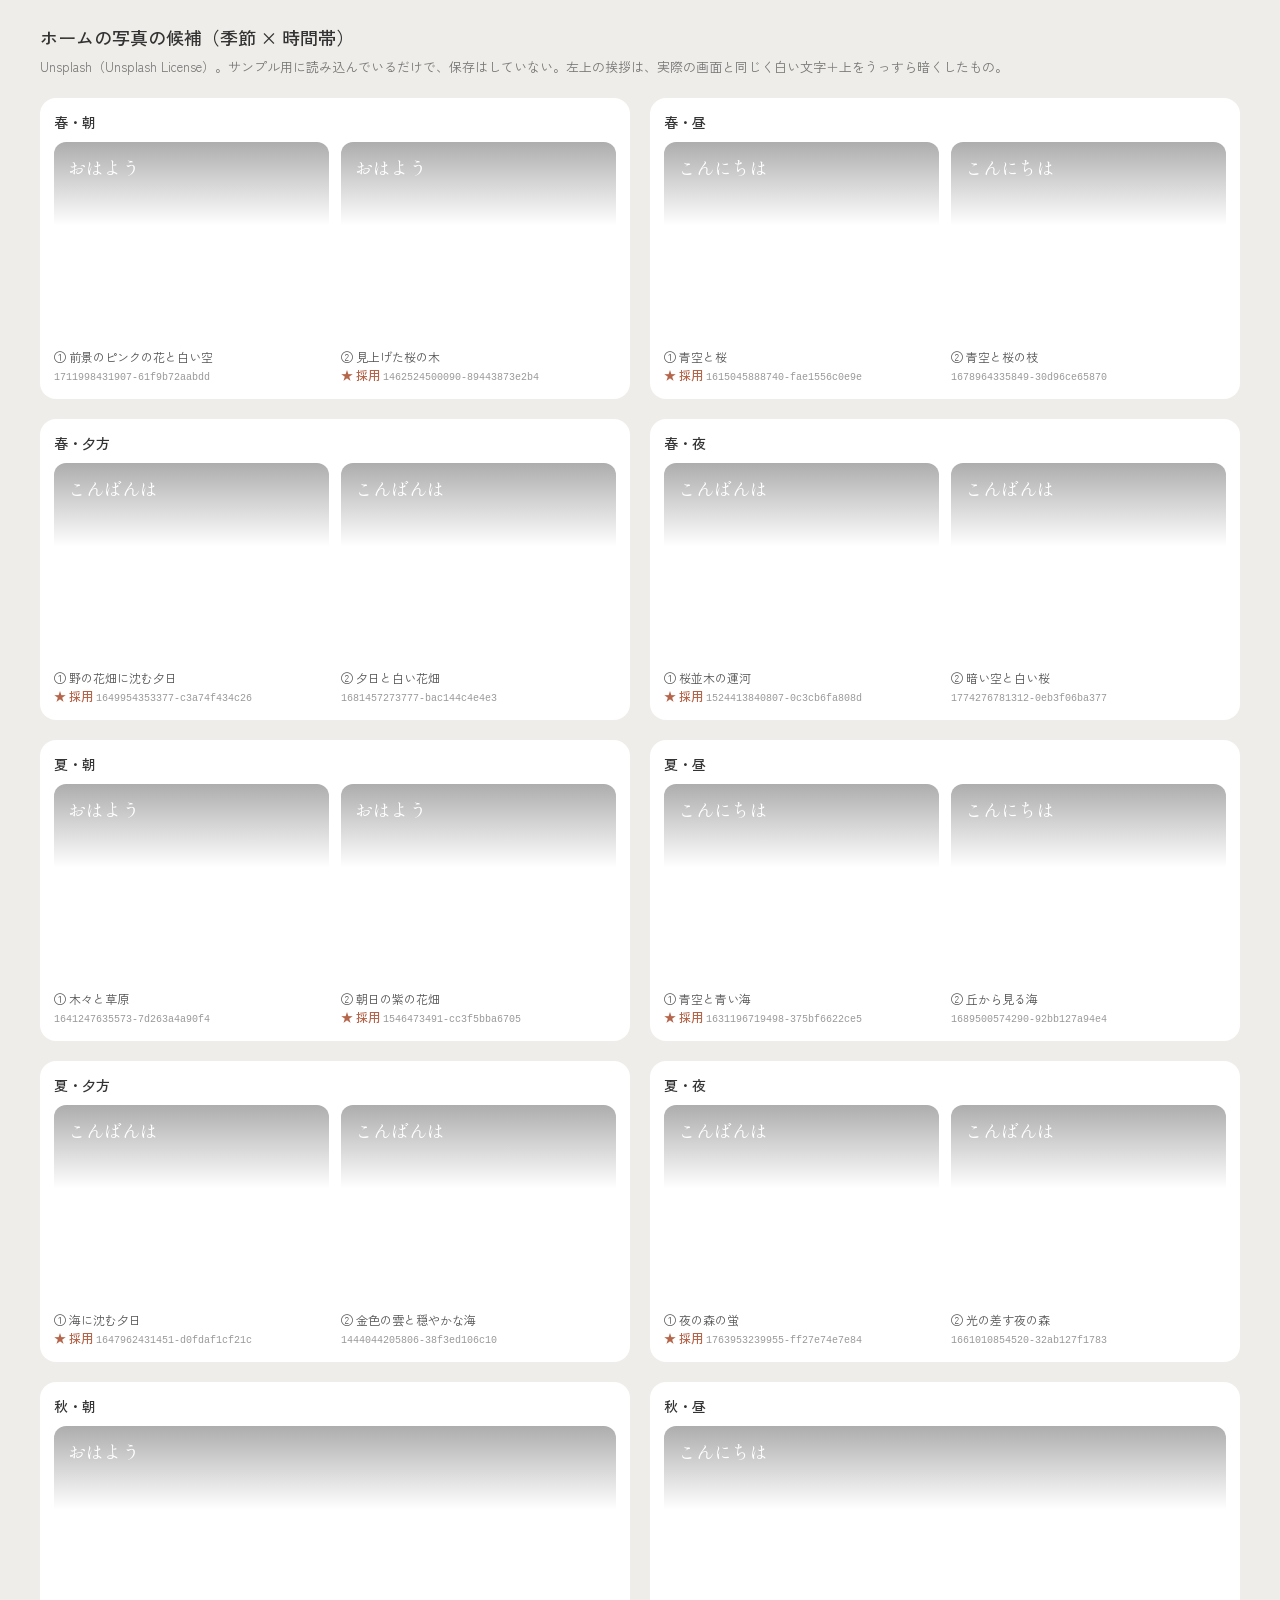
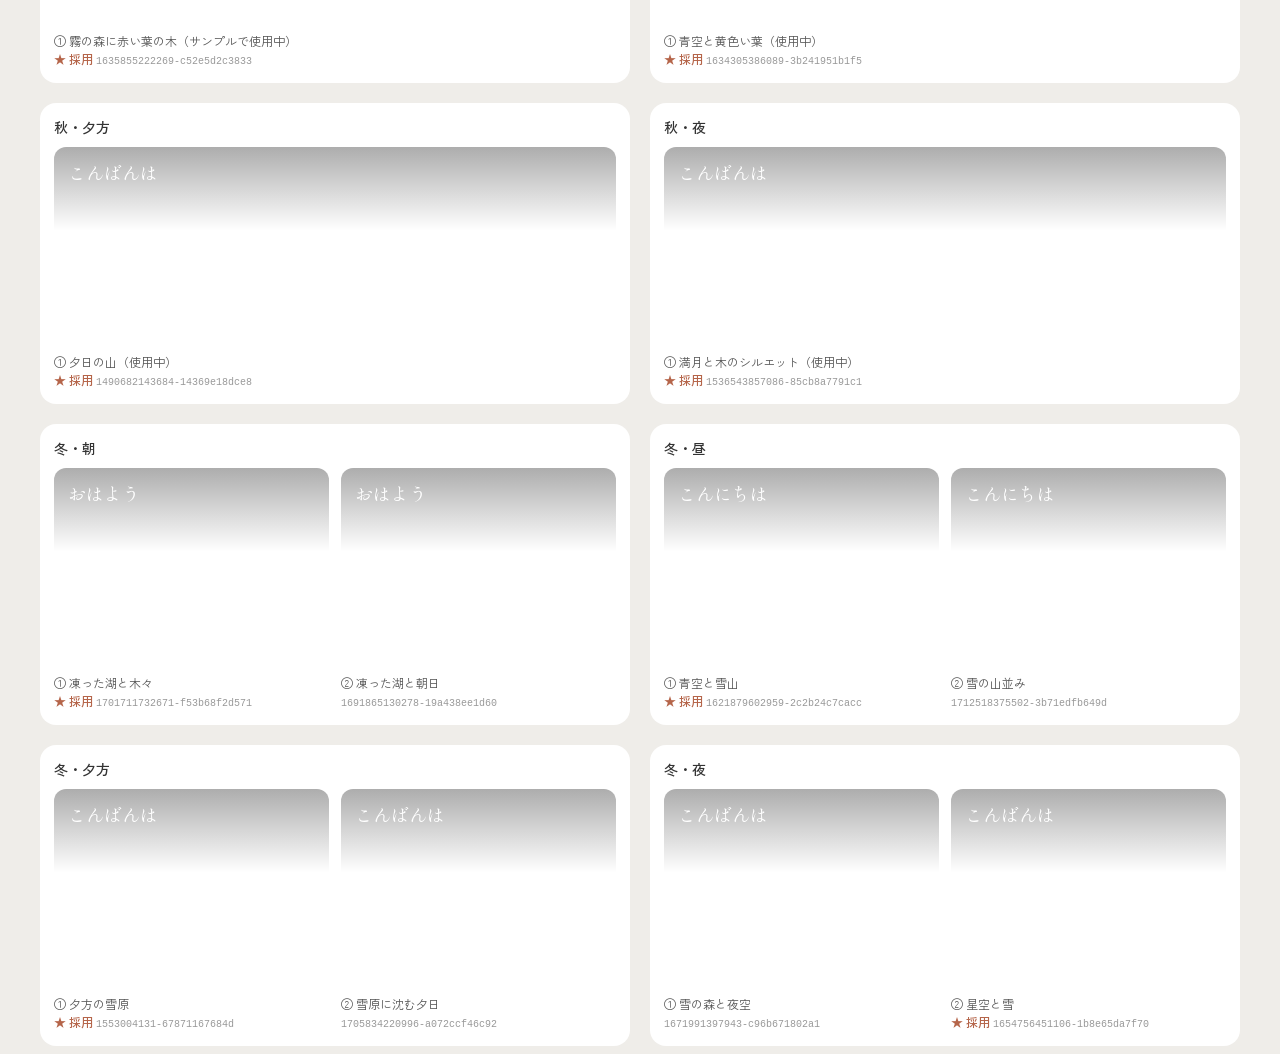
<file: docs/design/写真の候補.html>
<!doctype html><html lang="ja"><head><meta charset="utf-8"><meta name="viewport" content="width=device-width, initial-scale=1"><title>写真の候補</title>
<link href="https://fonts.googleapis.com/css2?family=Zen+Kaku+Gothic+New:wght@400;500&family=Shippori+Mincho:wght@500&display=swap" rel="stylesheet">
<style>
body{margin:0;background:#efede9;font-family:"Zen Kaku Gothic New",sans-serif;color:#333}
header{padding:24px 16px 4px;max-width:1200px;margin:0 auto} h1{font-size:18px;font-weight:500;margin:0 0 6px} header p{margin:0;color:#777;font-size:13px;line-height:1.7}
main{display:grid;grid-template-columns:repeat(auto-fill,minmax(540px,1fr));gap:20px;padding:16px;max-width:1200px;margin:0 auto}
section{background:#fff;border-radius:16px;padding:14px} h2{font-size:14px;margin:0 0 10px;font-weight:500}
.row{display:flex;gap:12px} figure{margin:0;flex:1} .ph{height:200px;border-radius:12px;background:center/cover;position:relative}
.ph::before{content:"";position:absolute;inset:0;border-radius:12px;background:linear-gradient(180deg,rgba(0,0,0,.32),rgba(0,0,0,0) 42%)}
.g{position:absolute;left:14px;top:12px;color:#fff;font-family:"Shippori Mincho",serif;font-size:18px}
.pick{color:#b5654a;font-weight:500}figcaption{font-size:12px;color:#555;margin-top:6px;line-height:1.5} code{font-size:10px;color:#999}
</style></head><body><header><h1>ホームの写真の候補（季節 × 時間帯）</h1><p>Unsplash（Unsplash License）。サンプル用に読み込んでいるだけで、保存はしていない。左上の挨拶は、実際の画面と同じく白い文字＋上をうっすら暗くしたもの。</p></header>
<main><section><h2>春・朝</h2><div class="row"><figure><div class="ph" style="background-image:url('https://images.unsplash.com/photo-1711998431907-61f9b72aabdd?w=600&q=70&auto=format&fit=crop')"><span class="g">おはよう</span></div><figcaption>① 前景のピンクの花と白い空<br><code>1711998431907-61f9b72aabdd</code></figcaption></figure><figure><div class="ph" style="background-image:url('https://images.unsplash.com/photo-1462524500090-89443873e2b4?w=600&q=70&auto=format&fit=crop')"><span class="g">おはよう</span></div><figcaption>② 見上げた桜の木<br><b class='pick'>★ 採用</b> <code>1462524500090-89443873e2b4</code></figcaption></figure></div></section><section><h2>春・昼</h2><div class="row"><figure><div class="ph" style="background-image:url('https://images.unsplash.com/photo-1615045888740-fae1556c0e9e?w=600&q=70&auto=format&fit=crop')"><span class="g">こんにちは</span></div><figcaption>① 青空と桜<br><b class='pick'>★ 採用</b> <code>1615045888740-fae1556c0e9e</code></figcaption></figure><figure><div class="ph" style="background-image:url('https://images.unsplash.com/photo-1678964335849-30d96ce65870?w=600&q=70&auto=format&fit=crop')"><span class="g">こんにちは</span></div><figcaption>② 青空と桜の枝<br><code>1678964335849-30d96ce65870</code></figcaption></figure></div></section><section><h2>春・夕方</h2><div class="row"><figure><div class="ph" style="background-image:url('https://images.unsplash.com/photo-1649954353377-c3a74f434c26?w=600&q=70&auto=format&fit=crop')"><span class="g">こんばんは</span></div><figcaption>① 野の花畑に沈む夕日<br><b class='pick'>★ 採用</b> <code>1649954353377-c3a74f434c26</code></figcaption></figure><figure><div class="ph" style="background-image:url('https://images.unsplash.com/photo-1681457273777-bac144c4e4e3?w=600&q=70&auto=format&fit=crop')"><span class="g">こんばんは</span></div><figcaption>② 夕日と白い花畑<br><code>1681457273777-bac144c4e4e3</code></figcaption></figure></div></section><section><h2>春・夜</h2><div class="row"><figure><div class="ph" style="background-image:url('https://images.unsplash.com/photo-1524413840807-0c3cb6fa808d?w=600&q=70&auto=format&fit=crop')"><span class="g">こんばんは</span></div><figcaption>① 桜並木の運河<br><b class='pick'>★ 採用</b> <code>1524413840807-0c3cb6fa808d</code></figcaption></figure><figure><div class="ph" style="background-image:url('https://images.unsplash.com/photo-1774276781312-0eb3f06ba377?w=600&q=70&auto=format&fit=crop')"><span class="g">こんばんは</span></div><figcaption>② 暗い空と白い桜<br><code>1774276781312-0eb3f06ba377</code></figcaption></figure></div></section><section><h2>夏・朝</h2><div class="row"><figure><div class="ph" style="background-image:url('https://images.unsplash.com/photo-1641247635573-7d263a4a90f4?w=600&q=70&auto=format&fit=crop')"><span class="g">おはよう</span></div><figcaption>① 木々と草原<br><code>1641247635573-7d263a4a90f4</code></figcaption></figure><figure><div class="ph" style="background-image:url('https://images.unsplash.com/photo-1546473491-cc3f5bba6705?w=600&q=70&auto=format&fit=crop')"><span class="g">おはよう</span></div><figcaption>② 朝日の紫の花畑<br><b class='pick'>★ 採用</b> <code>1546473491-cc3f5bba6705</code></figcaption></figure></div></section><section><h2>夏・昼</h2><div class="row"><figure><div class="ph" style="background-image:url('https://images.unsplash.com/photo-1631196719498-375bf6622ce5?w=600&q=70&auto=format&fit=crop')"><span class="g">こんにちは</span></div><figcaption>① 青空と青い海<br><b class='pick'>★ 採用</b> <code>1631196719498-375bf6622ce5</code></figcaption></figure><figure><div class="ph" style="background-image:url('https://images.unsplash.com/photo-1689500574290-92bb127a94e4?w=600&q=70&auto=format&fit=crop')"><span class="g">こんにちは</span></div><figcaption>② 丘から見る海<br><code>1689500574290-92bb127a94e4</code></figcaption></figure></div></section><section><h2>夏・夕方</h2><div class="row"><figure><div class="ph" style="background-image:url('https://images.unsplash.com/photo-1647962431451-d0fdaf1cf21c?w=600&q=70&auto=format&fit=crop')"><span class="g">こんばんは</span></div><figcaption>① 海に沈む夕日<br><b class='pick'>★ 採用</b> <code>1647962431451-d0fdaf1cf21c</code></figcaption></figure><figure><div class="ph" style="background-image:url('https://images.unsplash.com/photo-1444044205806-38f3ed106c10?w=600&q=70&auto=format&fit=crop')"><span class="g">こんばんは</span></div><figcaption>② 金色の雲と穏やかな海<br><code>1444044205806-38f3ed106c10</code></figcaption></figure></div></section><section><h2>夏・夜</h2><div class="row"><figure><div class="ph" style="background-image:url('https://images.unsplash.com/photo-1763953239955-ff27e74e7e84?w=600&q=70&auto=format&fit=crop')"><span class="g">こんばんは</span></div><figcaption>① 夜の森の蛍<br><b class='pick'>★ 採用</b> <code>1763953239955-ff27e74e7e84</code></figcaption></figure><figure><div class="ph" style="background-image:url('https://images.unsplash.com/photo-1661010854520-32ab127f1783?w=600&q=70&auto=format&fit=crop')"><span class="g">こんばんは</span></div><figcaption>② 光の差す夜の森<br><code>1661010854520-32ab127f1783</code></figcaption></figure></div></section><section><h2>秋・朝</h2><div class="row"><figure><div class="ph" style="background-image:url('https://images.unsplash.com/photo-1635855222269-c52e5d2c3833?w=600&q=70&auto=format&fit=crop')"><span class="g">おはよう</span></div><figcaption>① 霧の森に赤い葉の木（サンプルで使用中）<br><b class='pick'>★ 採用</b> <code>1635855222269-c52e5d2c3833</code></figcaption></figure></div></section><section><h2>秋・昼</h2><div class="row"><figure><div class="ph" style="background-image:url('https://images.unsplash.com/photo-1634305386089-3b241951b1f5?w=600&q=70&auto=format&fit=crop')"><span class="g">こんにちは</span></div><figcaption>① 青空と黄色い葉（使用中）<br><b class='pick'>★ 採用</b> <code>1634305386089-3b241951b1f5</code></figcaption></figure></div></section><section><h2>秋・夕方</h2><div class="row"><figure><div class="ph" style="background-image:url('https://images.unsplash.com/photo-1490682143684-14369e18dce8?w=600&q=70&auto=format&fit=crop')"><span class="g">こんばんは</span></div><figcaption>① 夕日の山（使用中）<br><b class='pick'>★ 採用</b> <code>1490682143684-14369e18dce8</code></figcaption></figure></div></section><section><h2>秋・夜</h2><div class="row"><figure><div class="ph" style="background-image:url('https://images.unsplash.com/photo-1536543857086-85cb8a7791c1?w=600&q=70&auto=format&fit=crop')"><span class="g">こんばんは</span></div><figcaption>① 満月と木のシルエット（使用中）<br><b class='pick'>★ 採用</b> <code>1536543857086-85cb8a7791c1</code></figcaption></figure></div></section><section><h2>冬・朝</h2><div class="row"><figure><div class="ph" style="background-image:url('https://images.unsplash.com/photo-1701711732671-f53b68f2d571?w=600&q=70&auto=format&fit=crop')"><span class="g">おはよう</span></div><figcaption>① 凍った湖と木々<br><b class='pick'>★ 採用</b> <code>1701711732671-f53b68f2d571</code></figcaption></figure><figure><div class="ph" style="background-image:url('https://images.unsplash.com/photo-1691865130278-19a438ee1d60?w=600&q=70&auto=format&fit=crop')"><span class="g">おはよう</span></div><figcaption>② 凍った湖と朝日<br><code>1691865130278-19a438ee1d60</code></figcaption></figure></div></section><section><h2>冬・昼</h2><div class="row"><figure><div class="ph" style="background-image:url('https://images.unsplash.com/photo-1621879602959-2c2b24c7cacc?w=600&q=70&auto=format&fit=crop')"><span class="g">こんにちは</span></div><figcaption>① 青空と雪山<br><b class='pick'>★ 採用</b> <code>1621879602959-2c2b24c7cacc</code></figcaption></figure><figure><div class="ph" style="background-image:url('https://images.unsplash.com/photo-1712518375502-3b71edfb649d?w=600&q=70&auto=format&fit=crop')"><span class="g">こんにちは</span></div><figcaption>② 雪の山並み<br><code>1712518375502-3b71edfb649d</code></figcaption></figure></div></section><section><h2>冬・夕方</h2><div class="row"><figure><div class="ph" style="background-image:url('https://images.unsplash.com/photo-1553004131-67871167684d?w=600&q=70&auto=format&fit=crop')"><span class="g">こんばんは</span></div><figcaption>① 夕方の雪原<br><b class='pick'>★ 採用</b> <code>1553004131-67871167684d</code></figcaption></figure><figure><div class="ph" style="background-image:url('https://images.unsplash.com/photo-1705834220996-a072ccf46c92?w=600&q=70&auto=format&fit=crop')"><span class="g">こんばんは</span></div><figcaption>② 雪原に沈む夕日<br><code>1705834220996-a072ccf46c92</code></figcaption></figure></div></section><section><h2>冬・夜</h2><div class="row"><figure><div class="ph" style="background-image:url('https://images.unsplash.com/photo-1671991397943-c96b671802a1?w=600&q=70&auto=format&fit=crop')"><span class="g">こんばんは</span></div><figcaption>① 雪の森と夜空<br><code>1671991397943-c96b671802a1</code></figcaption></figure><figure><div class="ph" style="background-image:url('https://images.unsplash.com/photo-1654756451106-1b8e65da7f70?w=600&q=70&auto=format&fit=crop')"><span class="g">こんばんは</span></div><figcaption>② 星空と雪<br><b class='pick'>★ 採用</b> <code>1654756451106-1b8e65da7f70</code></figcaption></figure></div></section></main></body></html>
</file>
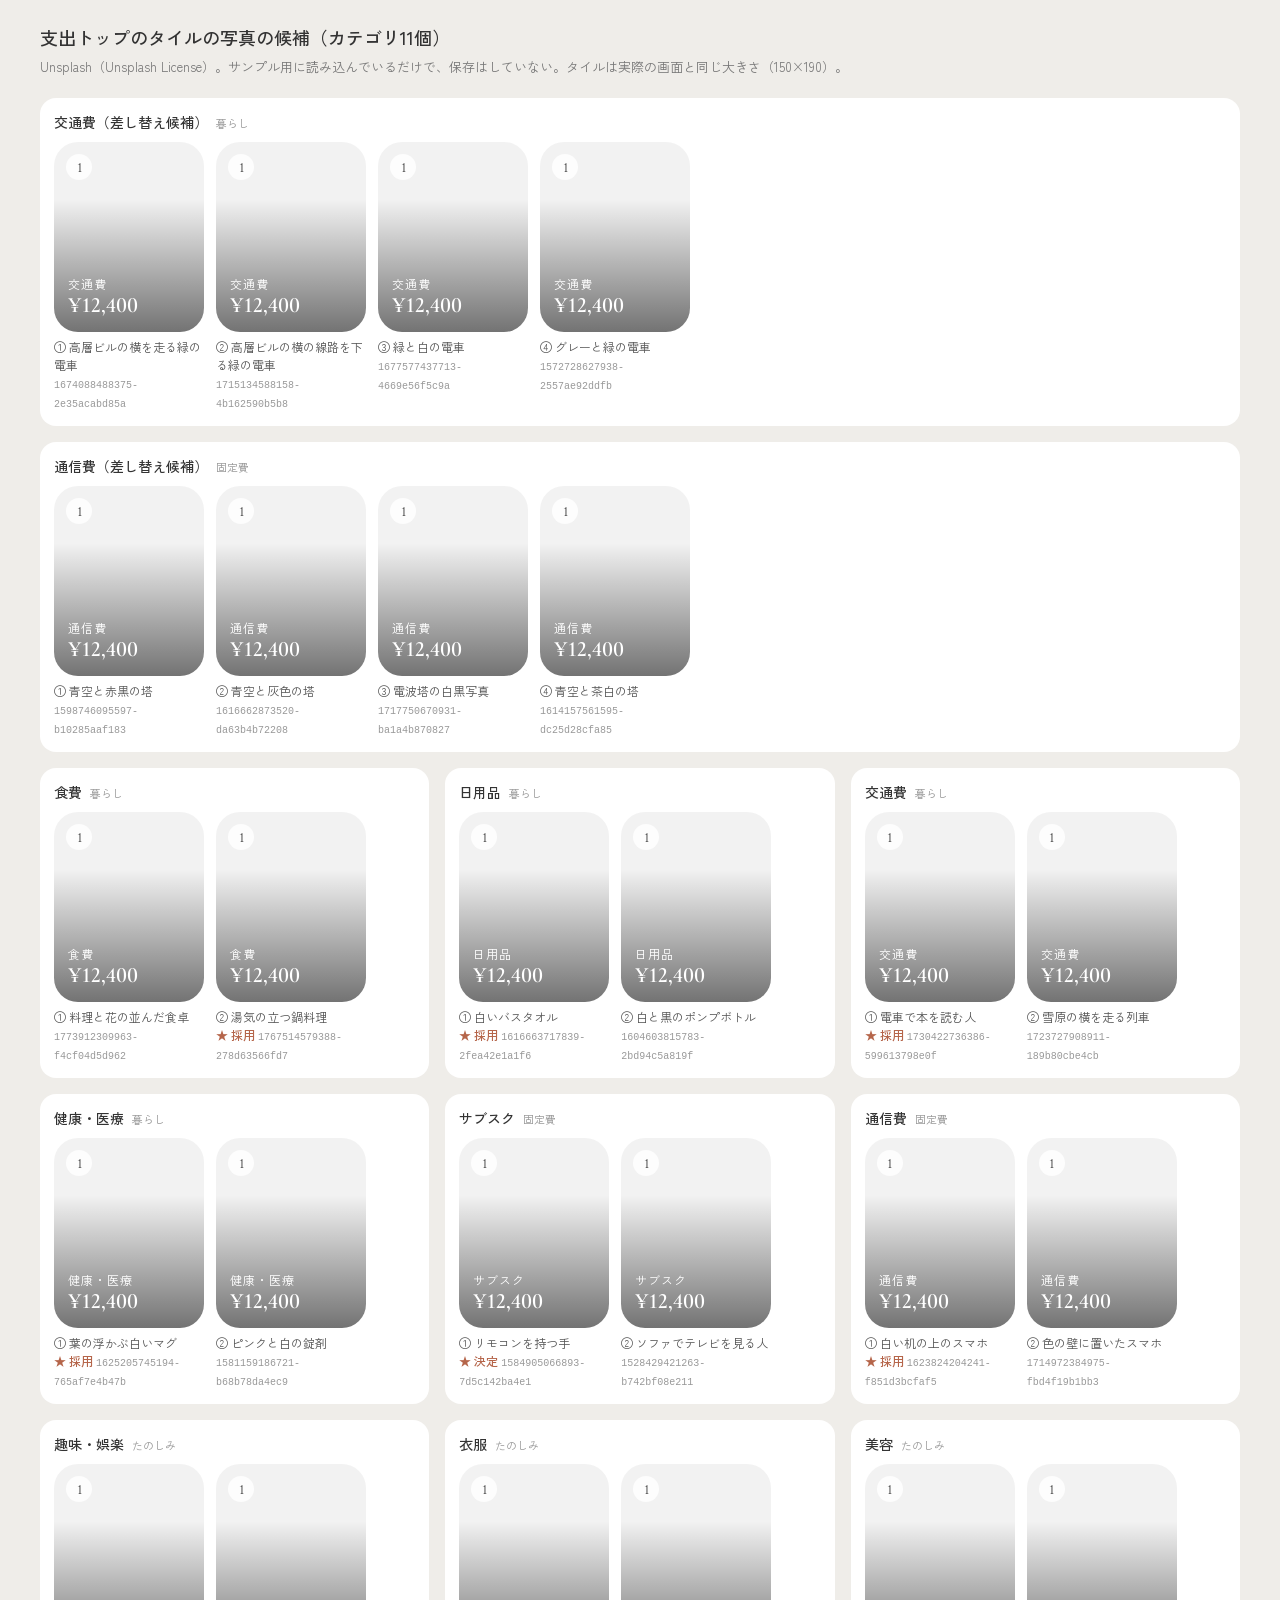
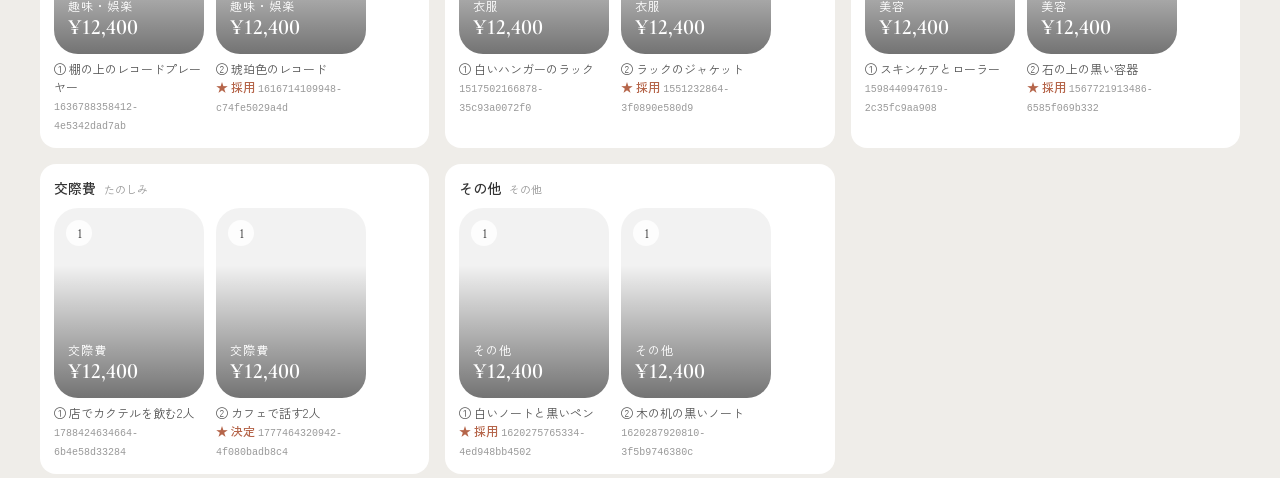
<file: docs/design/写真の候補_カテゴリ.html>
<!doctype html><html lang="ja"><head><meta charset="utf-8"><meta name="viewport" content="width=device-width, initial-scale=1"><title>支出トップの写真の候補</title>
<link href="https://fonts.googleapis.com/css2?family=Zen+Kaku+Gothic+New:wght@400;500&family=Cormorant+Garamond:wght@600&display=swap" rel="stylesheet">
<style>
body{margin:0;background:#efede9;font-family:"Zen Kaku Gothic New",sans-serif;color:#333}
header{padding:24px 16px 4px;max-width:1200px;margin:0 auto} h1{font-size:18px;font-weight:500;margin:0 0 6px} header p{margin:0;color:#777;font-size:13px;line-height:1.7}
main{display:grid;grid-template-columns:repeat(auto-fill,minmax(340px,1fr));gap:16px;padding:16px;max-width:1200px;margin:0 auto}
section.wide{grid-column:1/-1}section{background:#fff;border-radius:16px;padding:14px} h2{font-size:14px;margin:0 0 10px;font-weight:500} h2 small{color:#999;font-weight:400;margin-left:8px;font-size:11px}
.row{display:flex;gap:12px;flex-wrap:wrap} figure{margin:0;width:150px}
.tile{width:150px;height:190px;border-radius:24px;position:relative;overflow:hidden;color:#fff;background:center/cover}
.tile::after{content:"";position:absolute;inset:0;background:linear-gradient(180deg,rgba(0,0,0,.05) 30%,rgba(0,0,0,.55) 100%)}
.tile>*{position:relative;z-index:1} .rank{position:absolute!important;top:12px;left:12px;width:26px;height:26px;border-radius:50%;background:rgba(255,255,255,.85);color:#222;font-family:"Cormorant Garamond",serif;font-size:14px;display:grid;place-items:center;font-variant-numeric:lining-nums}
.cap{position:absolute!important;left:14px;bottom:14px} .cat{font-size:12px;letter-spacing:.08em} .amt{font-family:"Cormorant Garamond",serif;font-weight:600;font-size:22px;font-variant-numeric:lining-nums}
figcaption{font-size:12px;color:#555;margin-top:6px;line-height:1.5} code{font-size:10px;color:#999} .pick{color:#b5654a;font-weight:500}
</style></head><body><header><h1>支出トップのタイルの写真の候補（カテゴリ11個）</h1><p>Unsplash（Unsplash License）。サンプル用に読み込んでいるだけで、保存はしていない。タイルは実際の画面と同じ大きさ（150×190）。</p></header>
<main><section class="wide"><h2>交通費（差し替え候補）<small>暮らし</small></h2><div class="row"><figure><div class="tile" style="background-image:url('https://images.unsplash.com/photo-1674088488375-2e35acabd85a?w=400&q=70&auto=format&fit=crop')"><span class="rank">1</span><div class="cap"><div class="cat">交通費</div><div class="amt">¥12,400</div></div></div><figcaption>① 高層ビルの横を走る緑の電車<br><code>1674088488375-2e35acabd85a</code></figcaption></figure><figure><div class="tile" style="background-image:url('https://images.unsplash.com/photo-1715134588158-4b162590b5b8?w=400&q=70&auto=format&fit=crop')"><span class="rank">1</span><div class="cap"><div class="cat">交通費</div><div class="amt">¥12,400</div></div></div><figcaption>② 高層ビルの横の線路を下る緑の電車<br><code>1715134588158-4b162590b5b8</code></figcaption></figure><figure><div class="tile" style="background-image:url('https://images.unsplash.com/photo-1677577437713-4669e56f5c9a?w=400&q=70&auto=format&fit=crop')"><span class="rank">1</span><div class="cap"><div class="cat">交通費</div><div class="amt">¥12,400</div></div></div><figcaption>③ 緑と白の電車<br><code>1677577437713-4669e56f5c9a</code></figcaption></figure><figure><div class="tile" style="background-image:url('https://images.unsplash.com/photo-1572728627938-2557ae92ddfb?w=400&q=70&auto=format&fit=crop')"><span class="rank">1</span><div class="cap"><div class="cat">交通費</div><div class="amt">¥12,400</div></div></div><figcaption>④ グレーと緑の電車<br><code>1572728627938-2557ae92ddfb</code></figcaption></figure></div></section><section class="wide"><h2>通信費（差し替え候補）<small>固定費</small></h2><div class="row"><figure><div class="tile" style="background-image:url('https://images.unsplash.com/photo-1598746095597-b10285aaf183?w=400&q=70&auto=format&fit=crop')"><span class="rank">1</span><div class="cap"><div class="cat">通信費</div><div class="amt">¥12,400</div></div></div><figcaption>① 青空と赤黒の塔<br><code>1598746095597-b10285aaf183</code></figcaption></figure><figure><div class="tile" style="background-image:url('https://images.unsplash.com/photo-1616662873520-da63b4b72208?w=400&q=70&auto=format&fit=crop')"><span class="rank">1</span><div class="cap"><div class="cat">通信費</div><div class="amt">¥12,400</div></div></div><figcaption>② 青空と灰色の塔<br><code>1616662873520-da63b4b72208</code></figcaption></figure><figure><div class="tile" style="background-image:url('https://images.unsplash.com/photo-1717750670931-ba1a4b870827?w=400&q=70&auto=format&fit=crop')"><span class="rank">1</span><div class="cap"><div class="cat">通信費</div><div class="amt">¥12,400</div></div></div><figcaption>③ 電波塔の白黒写真<br><code>1717750670931-ba1a4b870827</code></figcaption></figure><figure><div class="tile" style="background-image:url('https://images.unsplash.com/photo-1614157561595-dc25d28cfa85?w=400&q=70&auto=format&fit=crop')"><span class="rank">1</span><div class="cap"><div class="cat">通信費</div><div class="amt">¥12,400</div></div></div><figcaption>④ 青空と茶白の塔<br><code>1614157561595-dc25d28cfa85</code></figcaption></figure></div></section><section><h2>食費<small>暮らし</small></h2><div class="row"><figure><div class="tile" style="background-image:url('https://images.unsplash.com/photo-1773912309963-f4cf04d5d962?w=400&q=70&auto=format&fit=crop')"><span class="rank">1</span><div class="cap"><div class="cat">食費</div><div class="amt">¥12,400</div></div></div><figcaption>① 料理と花の並んだ食卓<br><code>1773912309963-f4cf04d5d962</code></figcaption></figure><figure><div class="tile" style="background-image:url('https://images.unsplash.com/photo-1767514579388-278d63566fd7?w=400&q=70&auto=format&fit=crop')"><span class="rank">1</span><div class="cap"><div class="cat">食費</div><div class="amt">¥12,400</div></div></div><figcaption>② 湯気の立つ鍋料理<br><b class='pick'>★ 採用</b> <code>1767514579388-278d63566fd7</code></figcaption></figure></div></section><section><h2>日用品<small>暮らし</small></h2><div class="row"><figure><div class="tile" style="background-image:url('https://images.unsplash.com/photo-1616663717839-2fea42e1a1f6?w=400&q=70&auto=format&fit=crop')"><span class="rank">1</span><div class="cap"><div class="cat">日用品</div><div class="amt">¥12,400</div></div></div><figcaption>① 白いバスタオル<br><b class='pick'>★ 採用</b> <code>1616663717839-2fea42e1a1f6</code></figcaption></figure><figure><div class="tile" style="background-image:url('https://images.unsplash.com/photo-1604603815783-2bd94c5a819f?w=400&q=70&auto=format&fit=crop')"><span class="rank">1</span><div class="cap"><div class="cat">日用品</div><div class="amt">¥12,400</div></div></div><figcaption>② 白と黒のポンプボトル<br><code>1604603815783-2bd94c5a819f</code></figcaption></figure></div></section><section><h2>交通費<small>暮らし</small></h2><div class="row"><figure><div class="tile" style="background-image:url('https://images.unsplash.com/photo-1730422736386-599613798e0f?w=400&q=70&auto=format&fit=crop')"><span class="rank">1</span><div class="cap"><div class="cat">交通費</div><div class="amt">¥12,400</div></div></div><figcaption>① 電車で本を読む人<br><b class='pick'>★ 採用</b> <code>1730422736386-599613798e0f</code></figcaption></figure><figure><div class="tile" style="background-image:url('https://images.unsplash.com/photo-1723727908911-189b80cbe4cb?w=400&q=70&auto=format&fit=crop')"><span class="rank">1</span><div class="cap"><div class="cat">交通費</div><div class="amt">¥12,400</div></div></div><figcaption>② 雪原の横を走る列車<br><code>1723727908911-189b80cbe4cb</code></figcaption></figure></div></section><section><h2>健康・医療<small>暮らし</small></h2><div class="row"><figure><div class="tile" style="background-image:url('https://images.unsplash.com/photo-1625205745194-765af7e4b47b?w=400&q=70&auto=format&fit=crop')"><span class="rank">1</span><div class="cap"><div class="cat">健康・医療</div><div class="amt">¥12,400</div></div></div><figcaption>① 葉の浮かぶ白いマグ<br><b class='pick'>★ 採用</b> <code>1625205745194-765af7e4b47b</code></figcaption></figure><figure><div class="tile" style="background-image:url('https://images.unsplash.com/photo-1581159186721-b68b78da4ec9?w=400&q=70&auto=format&fit=crop')"><span class="rank">1</span><div class="cap"><div class="cat">健康・医療</div><div class="amt">¥12,400</div></div></div><figcaption>② ピンクと白の錠剤<br><code>1581159186721-b68b78da4ec9</code></figcaption></figure></div></section><section><h2>サブスク<small>固定費</small></h2><div class="row"><figure><div class="tile" style="background-image:url('https://images.unsplash.com/photo-1584905066893-7d5c142ba4e1?w=400&q=70&auto=format&fit=crop')"><span class="rank">1</span><div class="cap"><div class="cat">サブスク</div><div class="amt">¥12,400</div></div></div><figcaption>① リモコンを持つ手<br><b class='pick'>★ 決定</b> <code>1584905066893-7d5c142ba4e1</code></figcaption></figure><figure><div class="tile" style="background-image:url('https://images.unsplash.com/photo-1528429421263-b742bf08e211?w=400&q=70&auto=format&fit=crop')"><span class="rank">1</span><div class="cap"><div class="cat">サブスク</div><div class="amt">¥12,400</div></div></div><figcaption>② ソファでテレビを見る人<br><code>1528429421263-b742bf08e211</code></figcaption></figure></div></section><section><h2>通信費<small>固定費</small></h2><div class="row"><figure><div class="tile" style="background-image:url('https://images.unsplash.com/photo-1623824204241-f851d3bcfaf5?w=400&q=70&auto=format&fit=crop')"><span class="rank">1</span><div class="cap"><div class="cat">通信費</div><div class="amt">¥12,400</div></div></div><figcaption>① 白い机の上のスマホ<br><b class='pick'>★ 採用</b> <code>1623824204241-f851d3bcfaf5</code></figcaption></figure><figure><div class="tile" style="background-image:url('https://images.unsplash.com/photo-1714972384975-fbd4f19b1bb3?w=400&q=70&auto=format&fit=crop')"><span class="rank">1</span><div class="cap"><div class="cat">通信費</div><div class="amt">¥12,400</div></div></div><figcaption>② 色の壁に置いたスマホ<br><code>1714972384975-fbd4f19b1bb3</code></figcaption></figure></div></section><section><h2>趣味・娯楽<small>たのしみ</small></h2><div class="row"><figure><div class="tile" style="background-image:url('https://images.unsplash.com/photo-1636788358412-4e5342dad7ab?w=400&q=70&auto=format&fit=crop')"><span class="rank">1</span><div class="cap"><div class="cat">趣味・娯楽</div><div class="amt">¥12,400</div></div></div><figcaption>① 棚の上のレコードプレーヤー<br><code>1636788358412-4e5342dad7ab</code></figcaption></figure><figure><div class="tile" style="background-image:url('https://images.unsplash.com/photo-1616714109948-c74fe5029a4d?w=400&q=70&auto=format&fit=crop')"><span class="rank">1</span><div class="cap"><div class="cat">趣味・娯楽</div><div class="amt">¥12,400</div></div></div><figcaption>② 琥珀色のレコード<br><b class='pick'>★ 採用</b> <code>1616714109948-c74fe5029a4d</code></figcaption></figure></div></section><section><h2>衣服<small>たのしみ</small></h2><div class="row"><figure><div class="tile" style="background-image:url('https://images.unsplash.com/photo-1517502166878-35c93a0072f0?w=400&q=70&auto=format&fit=crop')"><span class="rank">1</span><div class="cap"><div class="cat">衣服</div><div class="amt">¥12,400</div></div></div><figcaption>① 白いハンガーのラック<br><code>1517502166878-35c93a0072f0</code></figcaption></figure><figure><div class="tile" style="background-image:url('https://images.unsplash.com/photo-1551232864-3f0890e580d9?w=400&q=70&auto=format&fit=crop')"><span class="rank">1</span><div class="cap"><div class="cat">衣服</div><div class="amt">¥12,400</div></div></div><figcaption>② ラックのジャケット<br><b class='pick'>★ 採用</b> <code>1551232864-3f0890e580d9</code></figcaption></figure></div></section><section><h2>美容<small>たのしみ</small></h2><div class="row"><figure><div class="tile" style="background-image:url('https://images.unsplash.com/photo-1598440947619-2c35fc9aa908?w=400&q=70&auto=format&fit=crop')"><span class="rank">1</span><div class="cap"><div class="cat">美容</div><div class="amt">¥12,400</div></div></div><figcaption>① スキンケアとローラー<br><code>1598440947619-2c35fc9aa908</code></figcaption></figure><figure><div class="tile" style="background-image:url('https://images.unsplash.com/photo-1567721913486-6585f069b332?w=400&q=70&auto=format&fit=crop')"><span class="rank">1</span><div class="cap"><div class="cat">美容</div><div class="amt">¥12,400</div></div></div><figcaption>② 石の上の黒い容器<br><b class='pick'>★ 採用</b> <code>1567721913486-6585f069b332</code></figcaption></figure></div></section><section><h2>交際費<small>たのしみ</small></h2><div class="row"><figure><div class="tile" style="background-image:url('https://images.unsplash.com/photo-1788424634664-6b4e58d33284?w=400&q=70&auto=format&fit=crop')"><span class="rank">1</span><div class="cap"><div class="cat">交際費</div><div class="amt">¥12,400</div></div></div><figcaption>① 店でカクテルを飲む2人<br><code>1788424634664-6b4e58d33284</code></figcaption></figure><figure><div class="tile" style="background-image:url('https://images.unsplash.com/photo-1777464320942-4f080badb8c4?w=400&q=70&auto=format&fit=crop')"><span class="rank">1</span><div class="cap"><div class="cat">交際費</div><div class="amt">¥12,400</div></div></div><figcaption>② カフェで話す2人<br><b class='pick'>★ 決定</b> <code>1777464320942-4f080badb8c4</code></figcaption></figure></div></section><section><h2>その他<small>その他</small></h2><div class="row"><figure><div class="tile" style="background-image:url('https://images.unsplash.com/photo-1620275765334-4ed948bb4502?w=400&q=70&auto=format&fit=crop')"><span class="rank">1</span><div class="cap"><div class="cat">その他</div><div class="amt">¥12,400</div></div></div><figcaption>① 白いノートと黒いペン<br><b class='pick'>★ 採用</b> <code>1620275765334-4ed948bb4502</code></figcaption></figure><figure><div class="tile" style="background-image:url('https://images.unsplash.com/photo-1620287920810-3f5b9746380c?w=400&q=70&auto=format&fit=crop')"><span class="rank">1</span><div class="cap"><div class="cat">その他</div><div class="amt">¥12,400</div></div></div><figcaption>② 木の机の黒いノート<br><code>1620287920810-3f5b9746380c</code></figcaption></figure></div></section></main></body></html>
</file>
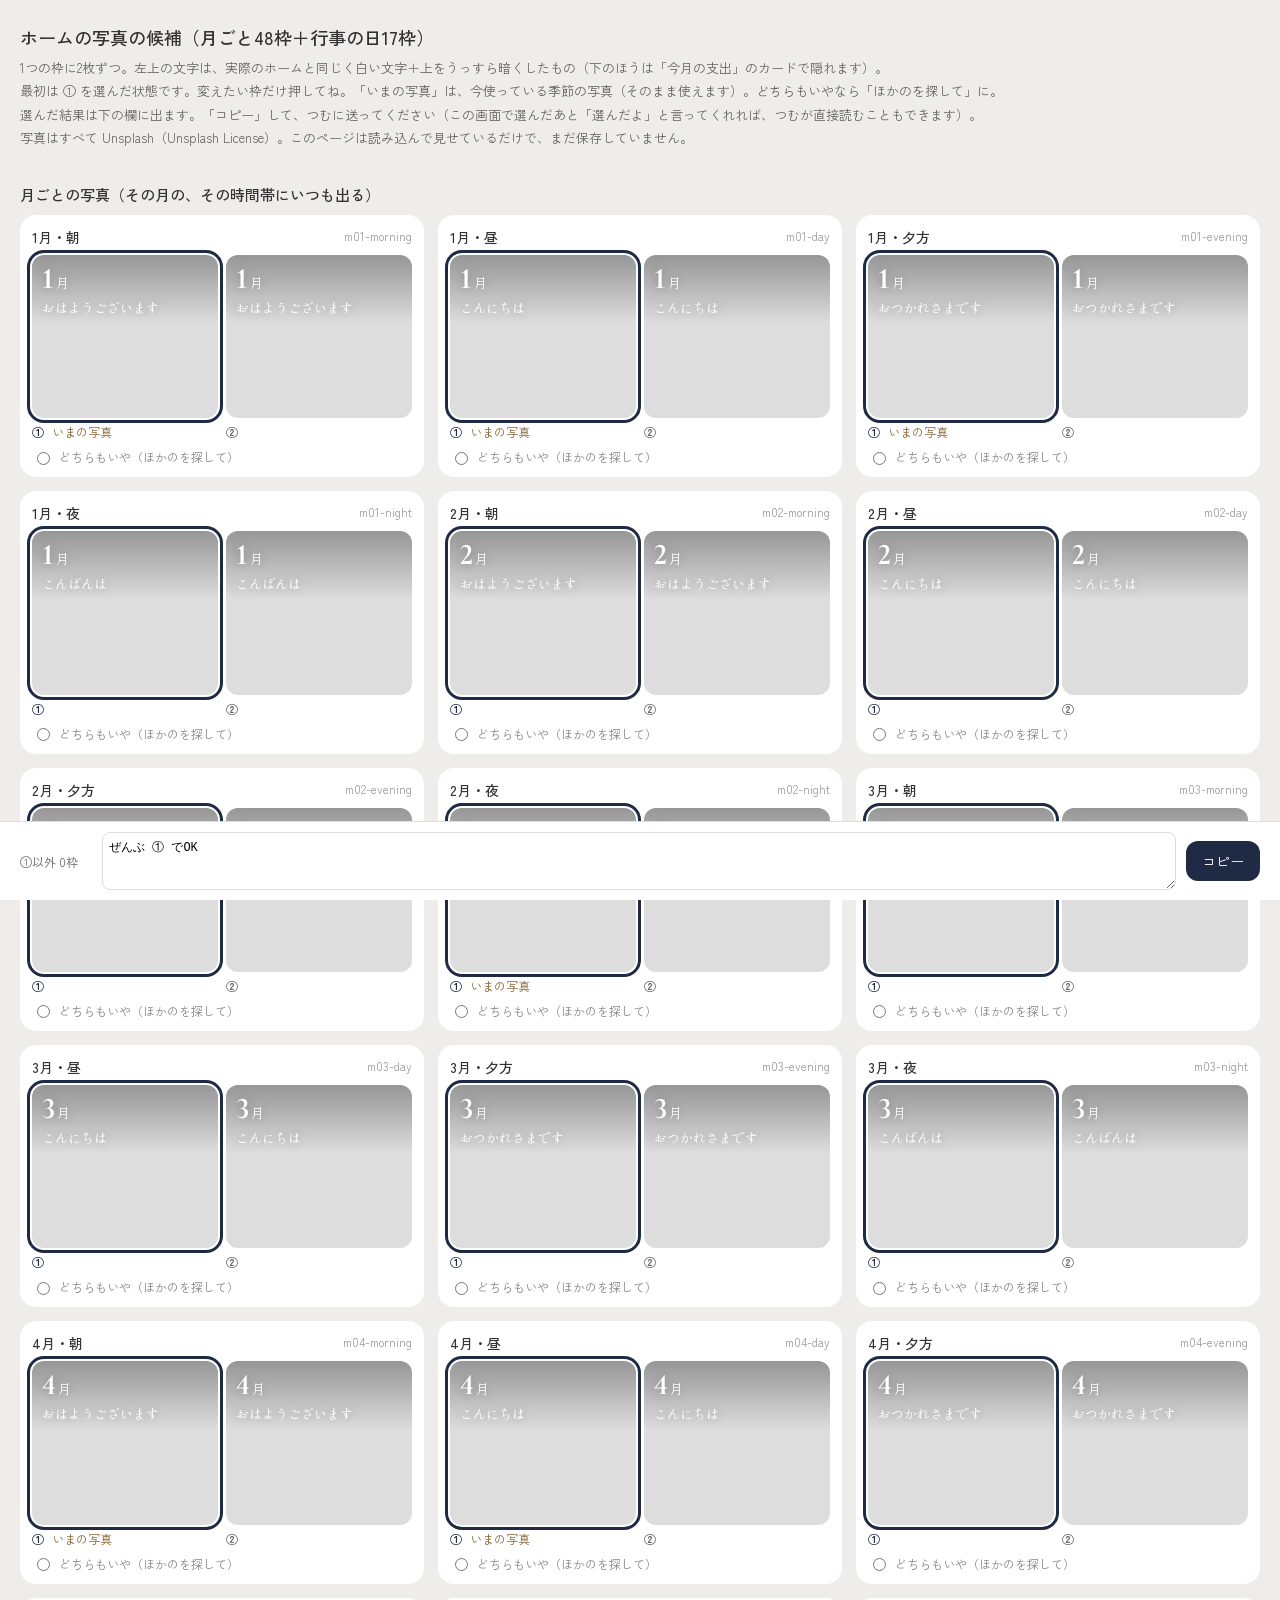
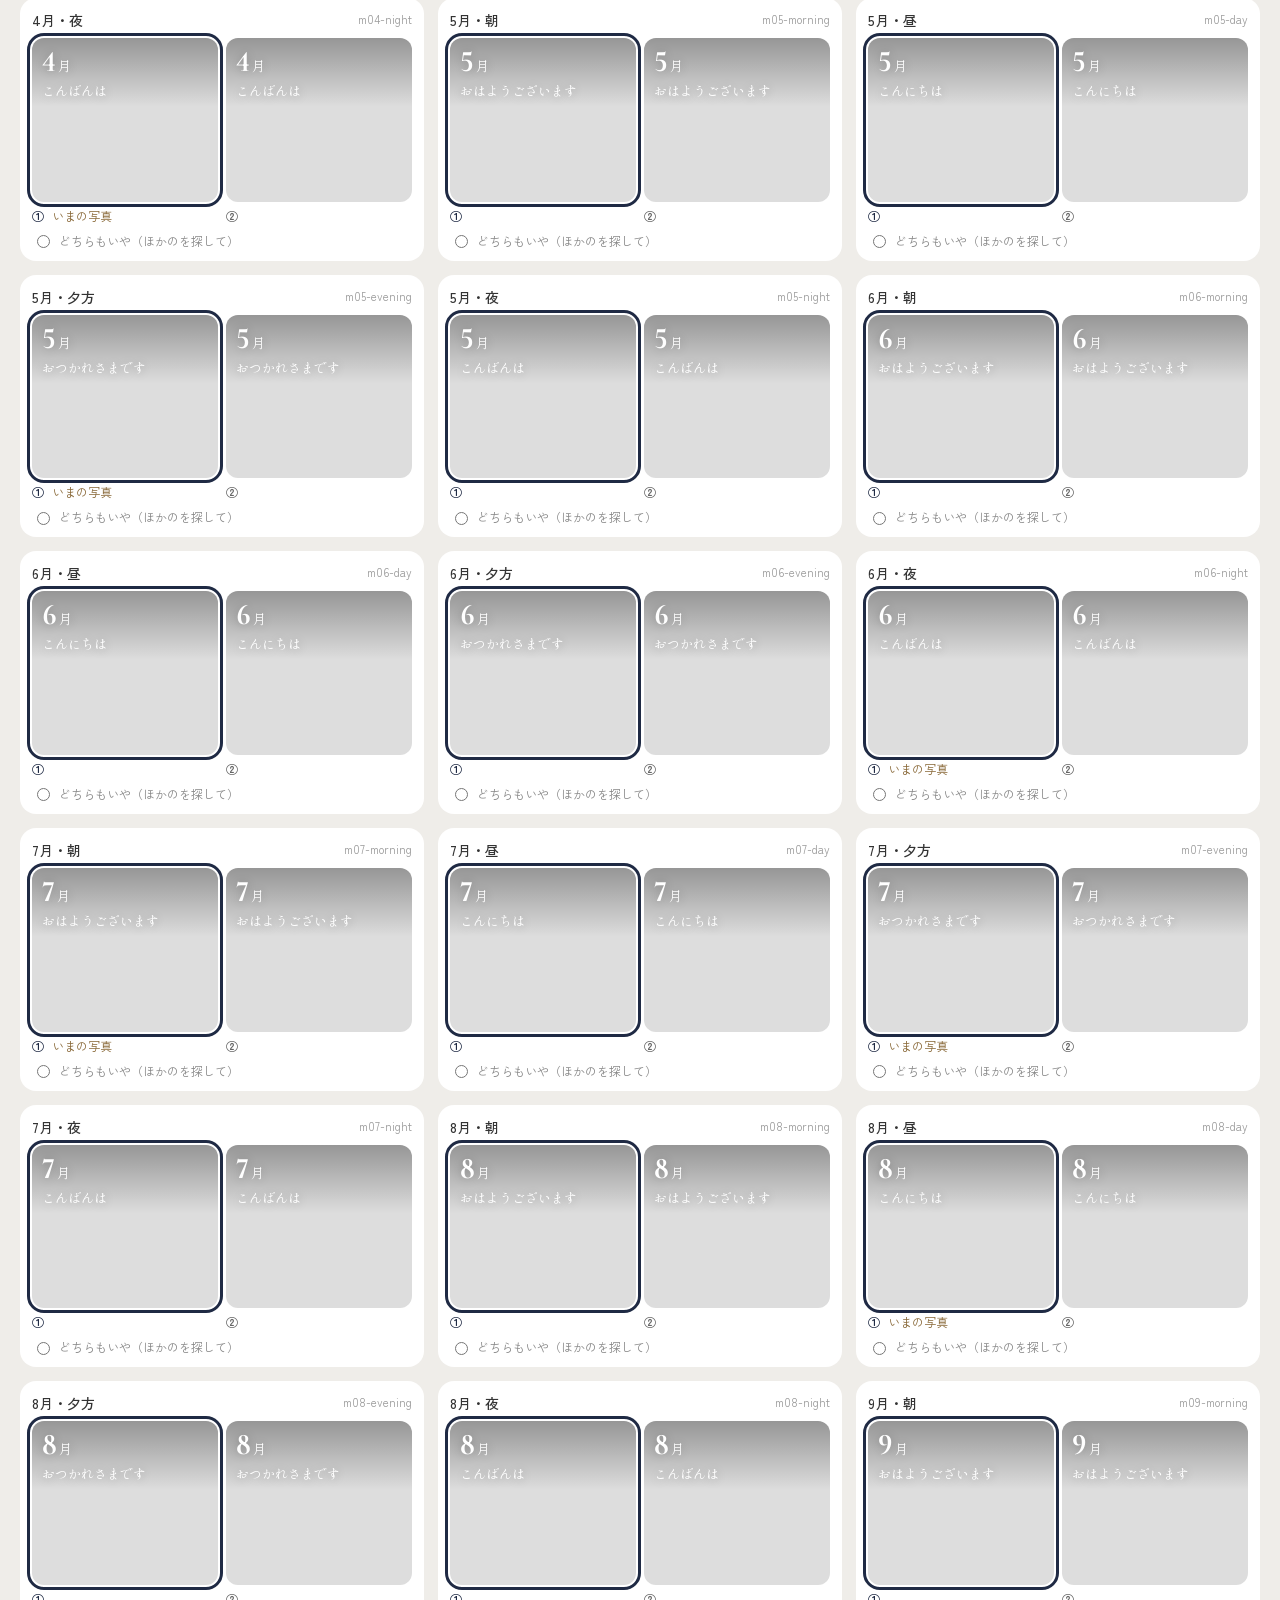
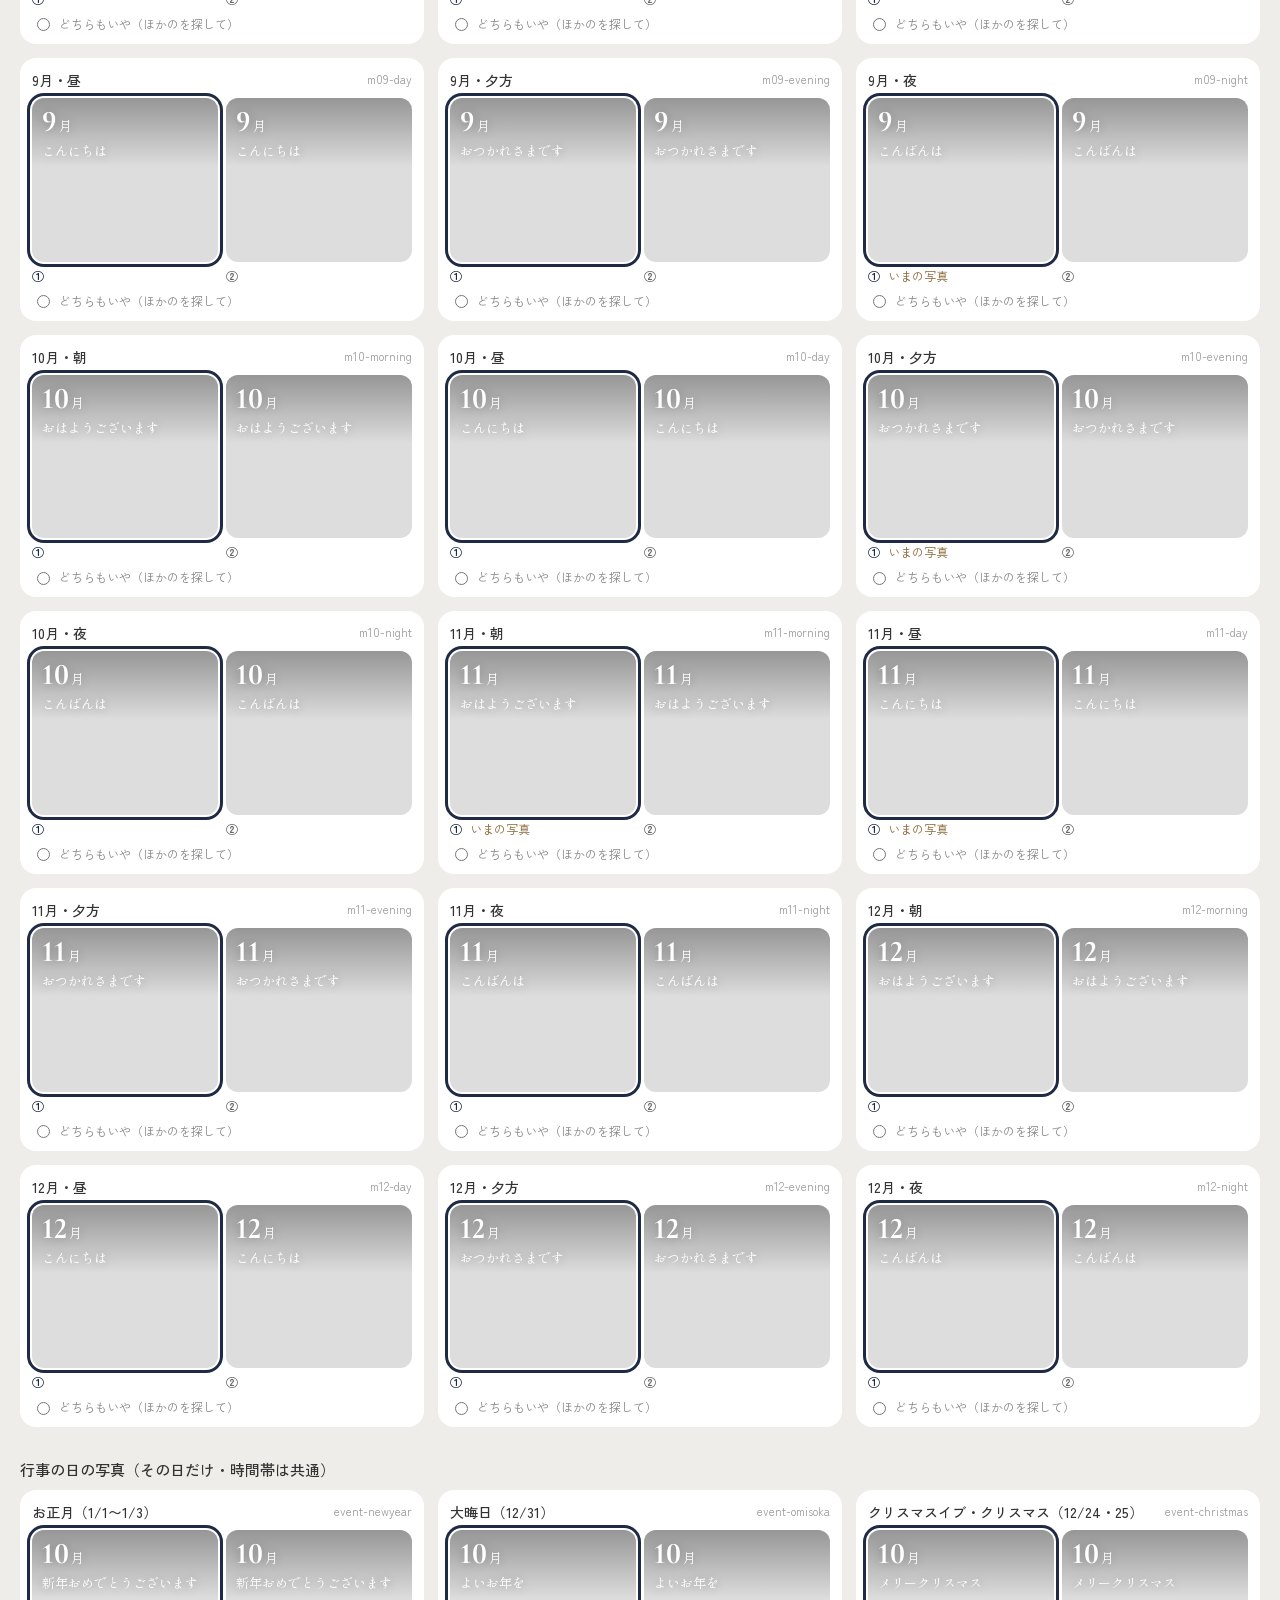
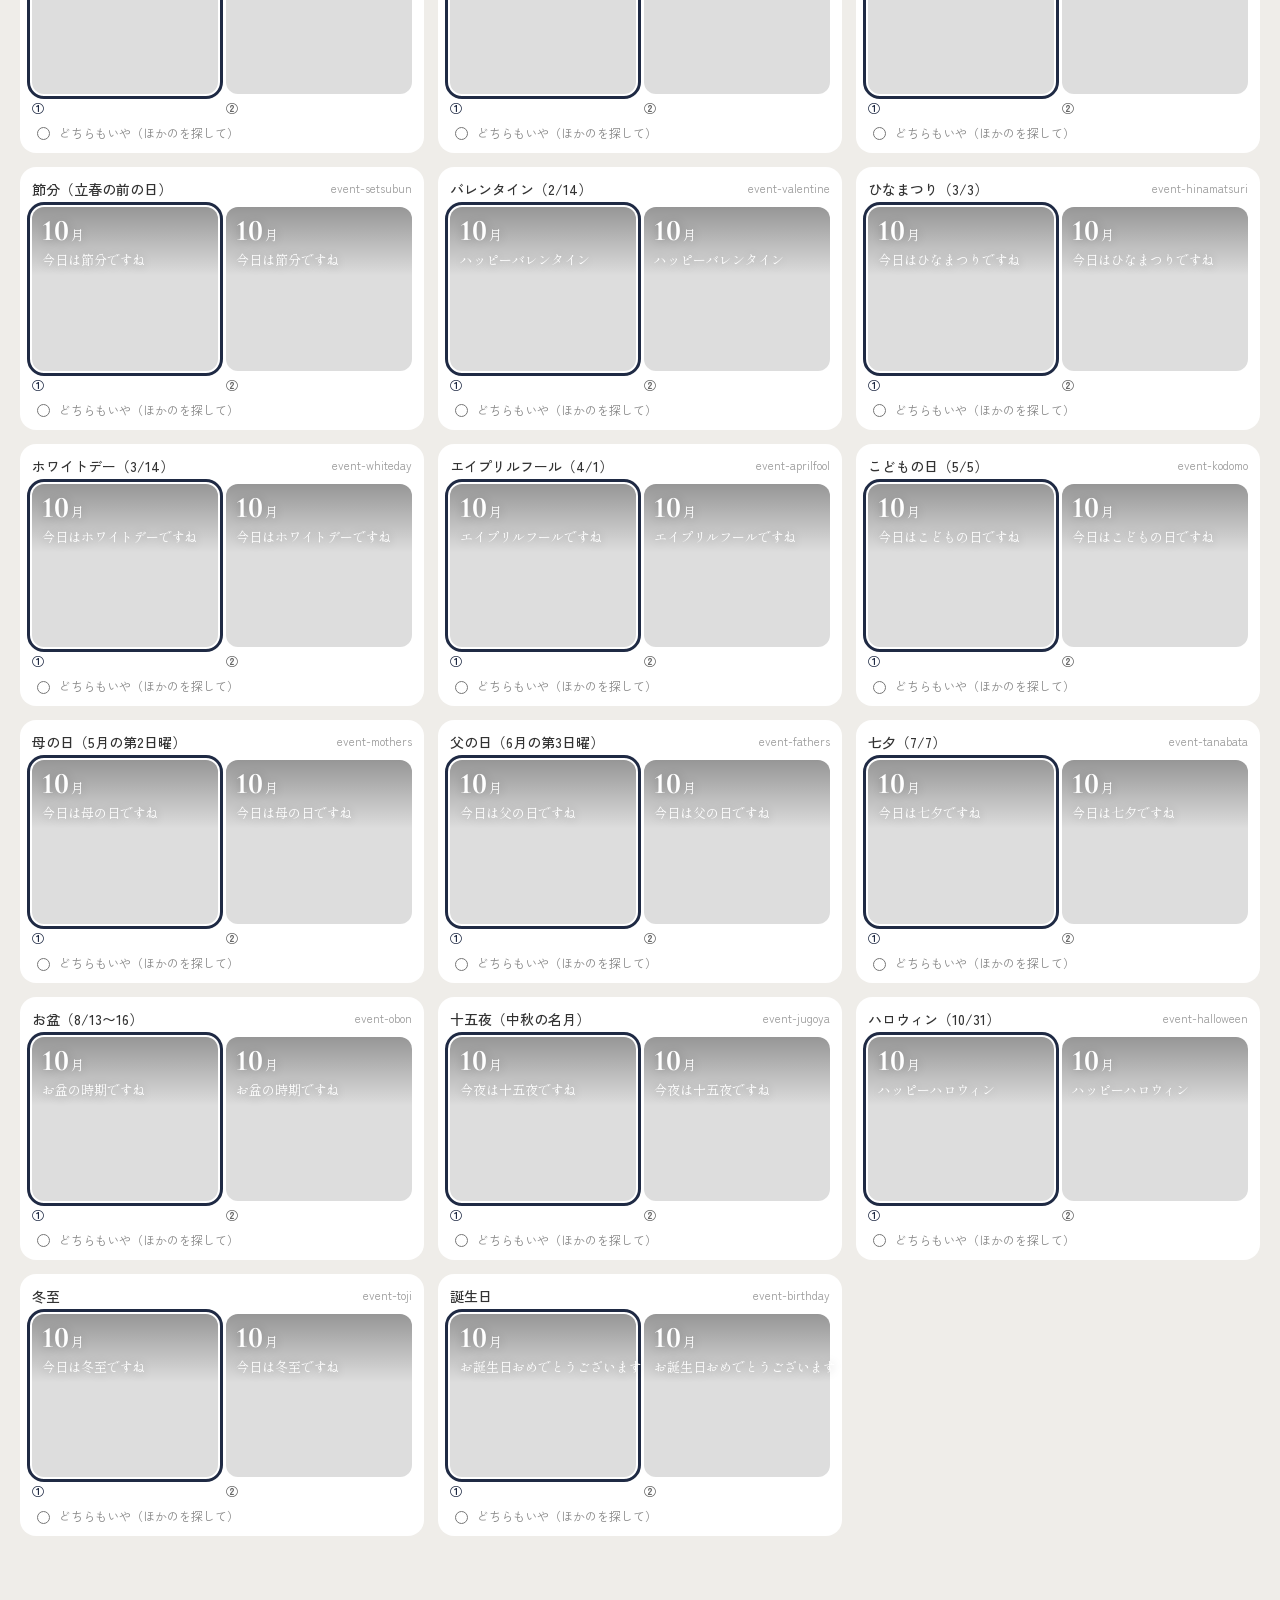
<file: docs/design/写真の候補_月と行事.html>
<!doctype html><html lang="ja"><head><meta charset="utf-8"><meta name="viewport" content="width=device-width, initial-scale=1">
<title>写真の候補（月と行事）</title>
<link href="https://fonts.googleapis.com/css2?family=Zen+Kaku+Gothic+New:wght@400;500&family=Shippori+Mincho:wght@500&family=Cormorant+Garamond:wght@600&display=swap" rel="stylesheet">
<style>
body{margin:0;background:#efede9;font-family:"Zen Kaku Gothic New",sans-serif;color:#333}
header{padding:24px 16px 8px;max-width:1240px;margin:0 auto} h1{font-size:18px;font-weight:500;margin:0 0 6px} header p{margin:4px 0;color:#666;font-size:13px;line-height:1.8}
h2.group{max-width:1240px;margin:22px auto 0;padding:0 16px;font-size:15px;font-weight:500}
main{display:grid;grid-template-columns:repeat(auto-fill,minmax(380px,1fr));gap:14px;padding:10px 16px;max-width:1240px;margin:0 auto}
section{background:#fff;border-radius:16px;padding:12px} h3{font-size:14px;margin:0 0 8px;font-weight:500;display:flex;justify-content:space-between}
h3 small{color:#999;font-weight:400}
.row{display:flex;gap:8px} label.pick{flex:1;cursor:pointer;position:relative}
label.pick input{position:absolute;opacity:0}
.ph{aspect-ratio:375/330;border-radius:12px;background:center/cover #ddd;position:relative;outline:3px solid transparent;outline-offset:2px;transition:outline-color .2s}
.ph::before{content:"";position:absolute;inset:0;border-radius:12px;background:linear-gradient(180deg,rgba(0,0,0,.32),rgba(0,0,0,0) 42%)}
.ov{position:absolute;left:10px;top:9px;color:#fff;font-family:"Shippori Mincho",serif;text-shadow:0 1px 10px rgba(0,0,0,.25)}
.ov .m{font-size:13px;line-height:1}.ov .m b{font-family:"Cormorant Garamond",serif;font-size:30px;margin-right:2px;font-variant-numeric:lining-nums}
.ov .g{font-size:13px;margin-top:4px;white-space:nowrap}
.cap{display:flex;gap:8px;font-size:12px;color:#666;margin-top:5px}
.now{color:#8a6a3a}
label.pick input:checked + .ph{outline-color:#1f2a44}
label.pick input:checked ~ .cap b{color:#1f2a44}
label.pick input:focus-visible + .ph{outline-color:#6f8f76}
.redo{font-size:12px;color:#888;margin-top:8px;display:flex;align-items:center;gap:6px;cursor:pointer}
.out{position:sticky;bottom:0;background:#fff;border-top:1px solid #ddd;padding:10px 16px}
.out div{max-width:1240px;margin:0 auto;display:flex;gap:10px;align-items:center}
.out textarea{flex:1;height:44px;font:12px monospace;border:1px solid #ddd;border-radius:8px;padding:6px}
.out button{font:inherit;font-size:14px;padding:10px 16px;border-radius:12px;border:0;background:#1f2a44;color:#fff;cursor:pointer}
.out span{font-size:12px;color:#666;min-width:6em}
</style></head><body>
<header><h1>ホームの写真の候補（月ごと48枠＋行事の日17枠）</h1>
<p>1つの枠に2枚ずつ。左上の文字は、実際のホームと同じく白い文字＋上をうっすら暗くしたもの（下のほうは「今月の支出」のカードで隠れます）。<br>
最初は ① を選んだ状態です。変えたい枠だけ押してね。「いまの写真」は、今使っている季節の写真（そのまま使えます）。どちらもいやなら「ほかのを探して」に。<br>
選んだ結果は下の欄に出ます。「コピー」して、つむに送ってください（この画面で選んだあと「選んだよ」と言ってくれれば、つむが直接読むこともできます）。<br>
写真はすべて Unsplash（Unsplash License）。このページは読み込んで見せているだけで、まだ保存していません。</p></header>
<div id="app"></div>
<div class="out"><div><span id="count"></span><textarea id="result" readonly></textarea><button id="copy">コピー</button></div></div>
<script>
const DATA = [{"slot": "m01-morning", "title": "1月・朝", "month": "1", "greet": "おはようございます", "kind": "morning", "photos": [{"key": "photo-1701711732671-f53b68f2d571", "now": true}, {"key": "photo-1519552928909-67ca7aef9265", "now": false}]}, {"slot": "m01-day", "title": "1月・昼", "month": "1", "greet": "こんにちは", "kind": "day", "photos": [{"key": "photo-1621879602959-2c2b24c7cacc", "now": true}, {"key": "photo-1528164344705-47542687000d", "now": false}]}, {"slot": "m01-evening", "title": "1月・夕方", "month": "1", "greet": "おつかれさまです", "kind": "evening", "photos": [{"key": "photo-1553004131-67871167684d", "now": true}, {"key": "photo-1673103639217-74d4f8f0c72e", "now": false}]}, {"slot": "m01-night", "title": "1月・夜", "month": "1", "greet": "こんばんは", "kind": "night", "photos": [{"key": "photo-1514969655361-1dbc3731d4cc", "now": false}, {"key": "photo-1610819343981-eedcb6c27ec4", "now": false}]}, {"slot": "m02-morning", "title": "2月・朝", "month": "2", "greet": "おはようございます", "kind": "morning", "photos": [{"key": "photo-1522748906645-95d8adfd52c7", "now": false}, {"key": "photo-1615578910938-3f46e36aec82", "now": false}]}, {"slot": "m02-day", "title": "2月・昼", "month": "2", "greet": "こんにちは", "kind": "day", "photos": [{"key": "photo-1764425451262-57c635ba4d0e", "now": false}, {"key": "photo-1645582115238-f52fe36a2b04", "now": false}]}, {"slot": "m02-evening", "title": "2月・夕方", "month": "2", "greet": "おつかれさまです", "kind": "evening", "photos": [{"key": "photo-1487338442039-e2ca3b9924f4", "now": false}, {"key": "photo-1585910165033-3facaf6984d9", "now": false}]}, {"slot": "m02-night", "title": "2月・夜", "month": "2", "greet": "こんばんは", "kind": "night", "photos": [{"key": "photo-1654756451106-1b8e65da7f70", "now": true}, {"key": "photo-1678644776128-b67a7333da41", "now": false}]}, {"slot": "m03-morning", "title": "3月・朝", "month": "3", "greet": "おはようございます", "kind": "morning", "photos": [{"key": "photo-1491591462767-3b91b2a19487", "now": false}, {"key": "photo-1692812957559-841d4d921698", "now": false}]}, {"slot": "m03-day", "title": "3月・昼", "month": "3", "greet": "こんにちは", "kind": "day", "photos": [{"key": "photo-1686125900027-5aed49994b17", "now": false}, {"key": "photo-1661258290369-4f85e7c50e3e", "now": false}]}, {"slot": "m03-evening", "title": "3月・夕方", "month": "3", "greet": "おつかれさまです", "kind": "evening", "photos": [{"key": "photo-1587388681211-abfa5779f79c", "now": false}, {"key": "photo-1560455484-bd8b34ebdec4", "now": false}]}, {"slot": "m03-night", "title": "3月・夜", "month": "3", "greet": "こんばんは", "kind": "night", "photos": [{"key": "photo-1617387265508-36c74ba89472", "now": false}, {"key": "photo-1594284694225-c8a56ed06692", "now": false}]}, {"slot": "m04-morning", "title": "4月・朝", "month": "4", "greet": "おはようございます", "kind": "morning", "photos": [{"key": "photo-1462524500090-89443873e2b4", "now": true}, {"key": "photo-1553586223-794143754fa4", "now": false}]}, {"slot": "m04-day", "title": "4月・昼", "month": "4", "greet": "こんにちは", "kind": "day", "photos": [{"key": "photo-1615045888740-fae1556c0e9e", "now": true}, {"key": "photo-1522547902298-51566e4fb383", "now": false}]}, {"slot": "m04-evening", "title": "4月・夕方", "month": "4", "greet": "おつかれさまです", "kind": "evening", "photos": [{"key": "photo-1583064861147-07b6e85a7476", "now": false}, {"key": "photo-1557409518-691ebcd96038", "now": false}]}, {"slot": "m04-night", "title": "4月・夜", "month": "4", "greet": "こんばんは", "kind": "night", "photos": [{"key": "photo-1524413840807-0c3cb6fa808d", "now": true}, {"key": "photo-1528493695782-15c16f2c42f9", "now": false}]}, {"slot": "m05-morning", "title": "5月・朝", "month": "5", "greet": "おはようございます", "kind": "morning", "photos": [{"key": "photo-1520121401995-928cd50d4e27", "now": false}, {"key": "photo-1619544330781-37f023e198f4", "now": false}]}, {"slot": "m05-day", "title": "5月・昼", "month": "5", "greet": "こんにちは", "kind": "day", "photos": [{"key": "photo-1650075636507-5a12f48d1c29", "now": false}, {"key": "photo-1590273466070-40c466b4432d", "now": false}]}, {"slot": "m05-evening", "title": "5月・夕方", "month": "5", "greet": "おつかれさまです", "kind": "evening", "photos": [{"key": "photo-1649954353377-c3a74f434c26", "now": true}, {"key": "photo-1684783772049-c4f2d94c48a0", "now": false}]}, {"slot": "m05-night", "title": "5月・夜", "month": "5", "greet": "こんばんは", "kind": "night", "photos": [{"key": "photo-1469433791803-c2719135f970", "now": false}, {"key": "photo-1786754665417-23a160fd18aa", "now": false}]}, {"slot": "m06-morning", "title": "6月・朝", "month": "6", "greet": "おはようございます", "kind": "morning", "photos": [{"key": "photo-1549100789-756142409c2e", "now": false}, {"key": "photo-1718981929047-10a948ce2d32", "now": false}]}, {"slot": "m06-day", "title": "6月・昼", "month": "6", "greet": "こんにちは", "kind": "day", "photos": [{"key": "photo-1531530753668-ddabb703b525", "now": false}, {"key": "photo-1525939864518-b53937989bbd", "now": false}]}, {"slot": "m06-evening", "title": "6月・夕方", "month": "6", "greet": "おつかれさまです", "kind": "evening", "photos": [{"key": "photo-1516900557549-41557d405adf", "now": false}, {"key": "photo-1532349150739-cb439f9a34a3", "now": false}]}, {"slot": "m06-night", "title": "6月・夜", "month": "6", "greet": "こんばんは", "kind": "night", "photos": [{"key": "photo-1763953239955-ff27e74e7e84", "now": true}, {"key": "photo-1672669692026-bca4f794bbe4", "now": false}]}, {"slot": "m07-morning", "title": "7月・朝", "month": "7", "greet": "おはようございます", "kind": "morning", "photos": [{"key": "photo-1546473491-cc3f5bba6705", "now": true}, {"key": "photo-1548291616-bfccc8db731d", "now": false}]}, {"slot": "m07-day", "title": "7月・昼", "month": "7", "greet": "こんにちは", "kind": "day", "photos": [{"key": "photo-1610358025593-b58c5323fea7", "now": false}, {"key": "photo-1603437873662-dc1f44901825", "now": false}]}, {"slot": "m07-evening", "title": "7月・夕方", "month": "7", "greet": "おつかれさまです", "kind": "evening", "photos": [{"key": "photo-1647962431451-d0fdaf1cf21c", "now": true}, {"key": "photo-1588001832198-c15cff59b078", "now": false}]}, {"slot": "m07-night", "title": "7月・夜", "month": "7", "greet": "こんばんは", "kind": "night", "photos": [{"key": "photo-1444080748397-f442aa95c3e5", "now": false}, {"key": "photo-1510673398445-94f476ef2cbc", "now": false}]}, {"slot": "m08-morning", "title": "8月・朝", "month": "8", "greet": "おはようございます", "kind": "morning", "photos": [{"key": "photo-1471922694854-ff1b63b20054", "now": false}, {"key": "photo-1610100536269-f92ed34b09f5", "now": false}]}, {"slot": "m08-day", "title": "8月・昼", "month": "8", "greet": "こんにちは", "kind": "day", "photos": [{"key": "photo-1631196719498-375bf6622ce5", "now": true}, {"key": "photo-1675794210016-8a342326df55", "now": false}]}, {"slot": "m08-evening", "title": "8月・夕方", "month": "8", "greet": "おつかれさまです", "kind": "evening", "photos": [{"key": "photo-1616036740257-9449ea1f6605", "now": false}, {"key": "photo-1626172865026-7539be0ae2f6", "now": false}]}, {"slot": "m08-night", "title": "8月・夜", "month": "8", "greet": "こんばんは", "kind": "night", "photos": [{"key": "photo-1548386135-b47fa5a79ae6", "now": false}, {"key": "photo-1500082166526-094992a72842", "now": false}]}, {"slot": "m09-morning", "title": "9月・朝", "month": "9", "greet": "おはようございます", "kind": "morning", "photos": [{"key": "photo-1694517112518-3a355d01cc80", "now": false}, {"key": "photo-1621394988863-117a9fc6e77f", "now": false}]}, {"slot": "m09-day", "title": "9月・昼", "month": "9", "greet": "こんにちは", "kind": "day", "photos": [{"key": "photo-1633495382910-ef41bf1f4cfc", "now": false}, {"key": "photo-1761549849498-8cf23a31329d", "now": false}]}, {"slot": "m09-evening", "title": "9月・夕方", "month": "9", "greet": "おつかれさまです", "kind": "evening", "photos": [{"key": "photo-1608335715837-1994a535d5c3", "now": false}, {"key": "photo-1627842822558-c1f15aef9838", "now": false}]}, {"slot": "m09-night", "title": "9月・夜", "month": "9", "greet": "こんばんは", "kind": "night", "photos": [{"key": "photo-1536543857086-85cb8a7791c1", "now": true}, {"key": "photo-1535332371349-a5d229f49cb5", "now": false}]}, {"slot": "m10-morning", "title": "10月・朝", "month": "10", "greet": "おはようございます", "kind": "morning", "photos": [{"key": "photo-1602615576820-ea14cf3e476a", "now": false}, {"key": "photo-1571283523297-adf5a5ade37c", "now": false}]}, {"slot": "m10-day", "title": "10月・昼", "month": "10", "greet": "こんにちは", "kind": "day", "photos": [{"key": "photo-1707014182003-770c16536bfa", "now": false}, {"key": "photo-1733208660897-9749f2ff776b", "now": false}]}, {"slot": "m10-evening", "title": "10月・夕方", "month": "10", "greet": "おつかれさまです", "kind": "evening", "photos": [{"key": "photo-1490682143684-14369e18dce8", "now": true}, {"key": "photo-1559740451-b895701fa4b5", "now": false}]}, {"slot": "m10-night", "title": "10月・夜", "month": "10", "greet": "こんばんは", "kind": "night", "photos": [{"key": "photo-1575657695080-a5a861859078", "now": false}, {"key": "photo-1563658082190-a0052b540360", "now": false}]}, {"slot": "m11-morning", "title": "11月・朝", "month": "11", "greet": "おはようございます", "kind": "morning", "photos": [{"key": "photo-1635855222269-c52e5d2c3833", "now": true}, {"key": "photo-1669895814142-9acc7f55a11a", "now": false}]}, {"slot": "m11-day", "title": "11月・昼", "month": "11", "greet": "こんにちは", "kind": "day", "photos": [{"key": "photo-1634305386089-3b241951b1f5", "now": true}, {"key": "photo-1670736498426-6fdf271419ef", "now": false}]}, {"slot": "m11-evening", "title": "11月・夕方", "month": "11", "greet": "おつかれさまです", "kind": "evening", "photos": [{"key": "photo-1696714055909-2377b1460b34", "now": false}, {"key": "photo-1664896192176-a2151370ce41", "now": false}]}, {"slot": "m11-night", "title": "11月・夜", "month": "11", "greet": "こんばんは", "kind": "night", "photos": [{"key": "photo-1788882679872-a67b40ff93d6", "now": false}, {"key": "photo-1765158098496-afd5fa1401da", "now": false}]}, {"slot": "m12-morning", "title": "12月・朝", "month": "12", "greet": "おはようございます", "kind": "morning", "photos": [{"key": "photo-1675857482662-b813cbd60864", "now": false}, {"key": "photo-1675373420153-809b8d1da50c", "now": false}]}, {"slot": "m12-day", "title": "12月・昼", "month": "12", "greet": "こんにちは", "kind": "day", "photos": [{"key": "photo-1668471793679-9fff186ecb3b", "now": false}, {"key": "photo-1672588337271-045fc4e52413", "now": false}]}, {"slot": "m12-evening", "title": "12月・夕方", "month": "12", "greet": "おつかれさまです", "kind": "evening", "photos": [{"key": "photo-1677253171056-616bd9bc84e1", "now": false}, {"key": "photo-1548003411-73cb4c666bb9", "now": false}]}, {"slot": "m12-night", "title": "12月・夜", "month": "12", "greet": "こんばんは", "kind": "night", "photos": [{"key": "photo-1675412943375-257a3e663ba5", "now": false}, {"key": "photo-1668928631640-74f46938d033", "now": false}]}, {"slot": "event-newyear", "title": "お正月（1/1〜1/3）", "month": null, "greet": "新年おめでとうございます", "kind": "event", "photos": [{"key": "photo-1625344932451-4b2b6d8bec7c", "now": false}, {"key": "photo-1517315029683-c6497375b3da", "now": false}]}, {"slot": "event-omisoka", "title": "大晦日（12/31）", "month": null, "greet": "よいお年を", "kind": "event", "photos": [{"key": "photo-1571478601279-7268c1f57439", "now": false}, {"key": "photo-1694720854259-521325f468b5", "now": false}]}, {"slot": "event-christmas", "title": "クリスマスイブ・クリスマス（12/24・25）", "month": null, "greet": "メリークリスマス", "kind": "event", "photos": [{"key": "photo-1511465797926-5381e1add47d", "now": false}, {"key": "photo-1543258103-a62bdc069871", "now": false}]}, {"slot": "event-setsubun", "title": "節分（立春の前の日）", "month": null, "greet": "今日は節分ですね", "kind": "event", "photos": [{"key": "photo-1601993488142-d3050a16478d", "now": false}, {"key": "photo-1639843606783-b2f9c50a7468", "now": false}]}, {"slot": "event-valentine", "title": "バレンタイン（2/14）", "month": null, "greet": "ハッピーバレンタイン", "kind": "event", "photos": [{"key": "photo-1656821991459-ae723d90d648", "now": false}, {"key": "photo-1767510533183-425731f088a7", "now": false}]}, {"slot": "event-hinamatsuri", "title": "ひなまつり（3/3）", "month": null, "greet": "今日はひなまつりですね", "kind": "event", "photos": [{"key": "photo-1646296814533-50f9086e6fdd", "now": false}, {"key": "photo-1693020742989-c32774b34881", "now": false}]}, {"slot": "event-whiteday", "title": "ホワイトデー（3/14）", "month": null, "greet": "今日はホワイトデーですね", "kind": "event", "photos": [{"key": "photo-1558326567-98ae2405596b", "now": false}, {"key": "photo-1523694576729-dc99e9c0f9b4", "now": false}]}, {"slot": "event-aprilfool", "title": "エイプリルフール（4/1）", "month": null, "greet": "エイプリルフールですね", "kind": "event", "photos": [{"key": "photo-1652441547536-f6edb2fc5206", "now": false}, {"key": "photo-1632877943287-64636ca57b7e", "now": false}]}, {"slot": "event-kodomo", "title": "こどもの日（5/5）", "month": null, "greet": "今日はこどもの日ですね", "kind": "event", "photos": [{"key": "photo-1689924694701-5702be3180f1", "now": false}, {"key": "photo-1716563008710-e0fb53bd5eb4", "now": false}]}, {"slot": "event-mothers", "title": "母の日（5月の第2日曜）", "month": null, "greet": "今日は母の日ですね", "kind": "event", "photos": [{"key": "photo-1612589432434-bf513e5131a0", "now": false}, {"key": "photo-1582794543462-0d7922e50cf5", "now": false}]}, {"slot": "event-fathers", "title": "父の日（6月の第3日曜）", "month": null, "greet": "今日は父の日ですね", "kind": "event", "photos": [{"key": "photo-1712258091854-ac9460506a76", "now": false}, {"key": "photo-1629829648364-29f5c88b1809", "now": false}]}, {"slot": "event-tanabata", "title": "七夕（7/7）", "month": null, "greet": "今日は七夕ですね", "kind": "event", "photos": [{"key": "photo-1653570450560-5e2e6b316729", "now": false}, {"key": "photo-1533683083439-1a776a5653cb", "now": false}]}, {"slot": "event-obon", "title": "お盆（8/13〜16）", "month": null, "greet": "お盆の時期ですね", "kind": "event", "photos": [{"key": "photo-1725866948564-5592bdff0bd5", "now": false}, {"key": "photo-1747144055540-c63e3848c52c", "now": false}]}, {"slot": "event-jugoya", "title": "十五夜（中秋の名月）", "month": null, "greet": "今夜は十五夜ですね", "kind": "event", "photos": [{"key": "photo-1479186479563-2af7090284c6", "now": false}, {"key": "photo-1662823880910-1a687fc1d02d", "now": false}]}, {"slot": "event-halloween", "title": "ハロウィン（10/31）", "month": null, "greet": "ハッピーハロウィン", "kind": "event", "photos": [{"key": "photo-1508361001413-7a9dca21d08a", "now": false}, {"key": "photo-1604227878600-00157ecb7c74", "now": false}]}, {"slot": "event-toji", "title": "冬至", "month": null, "greet": "今日は冬至ですね", "kind": "event", "photos": [{"key": "photo-1604132720695-3603377f8dcc", "now": false}, {"key": "photo-1739144322669-ed177a7429e2", "now": false}]}, {"slot": "event-birthday", "title": "誕生日", "month": null, "greet": "お誕生日おめでとうございます", "kind": "event", "photos": [{"key": "photo-1545696563-af8f6ec2295a", "now": false}, {"key": "photo-1607482369189-a53b6e71fa48", "now": false}]}];
const KEY = 'photo-picks-2026-10-07';
let picks = {};
try { picks = JSON.parse(localStorage.getItem(KEY) || '{}'); } catch (_) {}
const url = k => `https://images.unsplash.com/${k}?w=640&h=563&fit=crop&q=60&auto=format`;
const app = document.getElementById('app');
const groups = [['月ごとの写真（その月の、その時間帯にいつも出る）', d => d.kind !== 'event'], ['行事の日の写真（その日だけ・時間帯は共通）', d => d.kind === 'event']];
for (const [name, f] of groups) {
  const h = document.createElement('h2'); h.className = 'group'; h.textContent = name; app.appendChild(h);
  const main = document.createElement('main'); app.appendChild(main);
  for (const d of DATA.filter(f)) {
    const s = document.createElement('section');
    const cur = picks[d.slot] || '1';
    s.innerHTML = `<h3>${d.title}<small>${d.slot}</small></h3><div class="row">${d.photos.map((p, i) => `
      <label class="pick"><input type="radio" name="${d.slot}" value="${i + 1}"${cur === String(i + 1) ? ' checked' : ''}>
        <div class="ph" style="background-image:url('${url(p.key)}')"><div class="ov">${d.month ? `<div class="m"><b>${d.month}</b>月</div>` : '<div class="m"><b>10</b>月</div>'}<div class="g">${d.greet}</div></div></div>
        <div class="cap"><b>${'①②'[i]}</b>${p.now ? '<span class="now">いまの写真</span>' : ''}</div></label>`).join('')}</div>
      <label class="redo"><input type="radio" name="${d.slot}" value="x"${cur === 'x' ? ' checked' : ''}>どちらもいや（ほかのを探して）</label>`;
    main.appendChild(s);
  }
}
function update() {
  const res = DATA.map(d => { const v = document.querySelector(`input[name="${d.slot}"]:checked`)?.value || '1'; picks[d.slot] = v; return [d.slot, v]; });
  try { localStorage.setItem(KEY, JSON.stringify(picks)); } catch (_) {}
  const changed = res.filter(([, v]) => v !== '1');
  document.getElementById('result').value = changed.length ? changed.map(([s, v]) => `${s}:${v === 'x' ? 'ほか' : v}`).join(' ') : 'ぜんぶ ① でOK';
  document.getElementById('count').textContent = `①以外 ${changed.length}枠`;
  window.__picks = Object.fromEntries(res);
}
app.addEventListener('change', update);
document.getElementById('copy').addEventListener('click', () => { const t = document.getElementById('result'); t.select(); navigator.clipboard?.writeText(t.value); });
update();
</script></body></html>
</file>
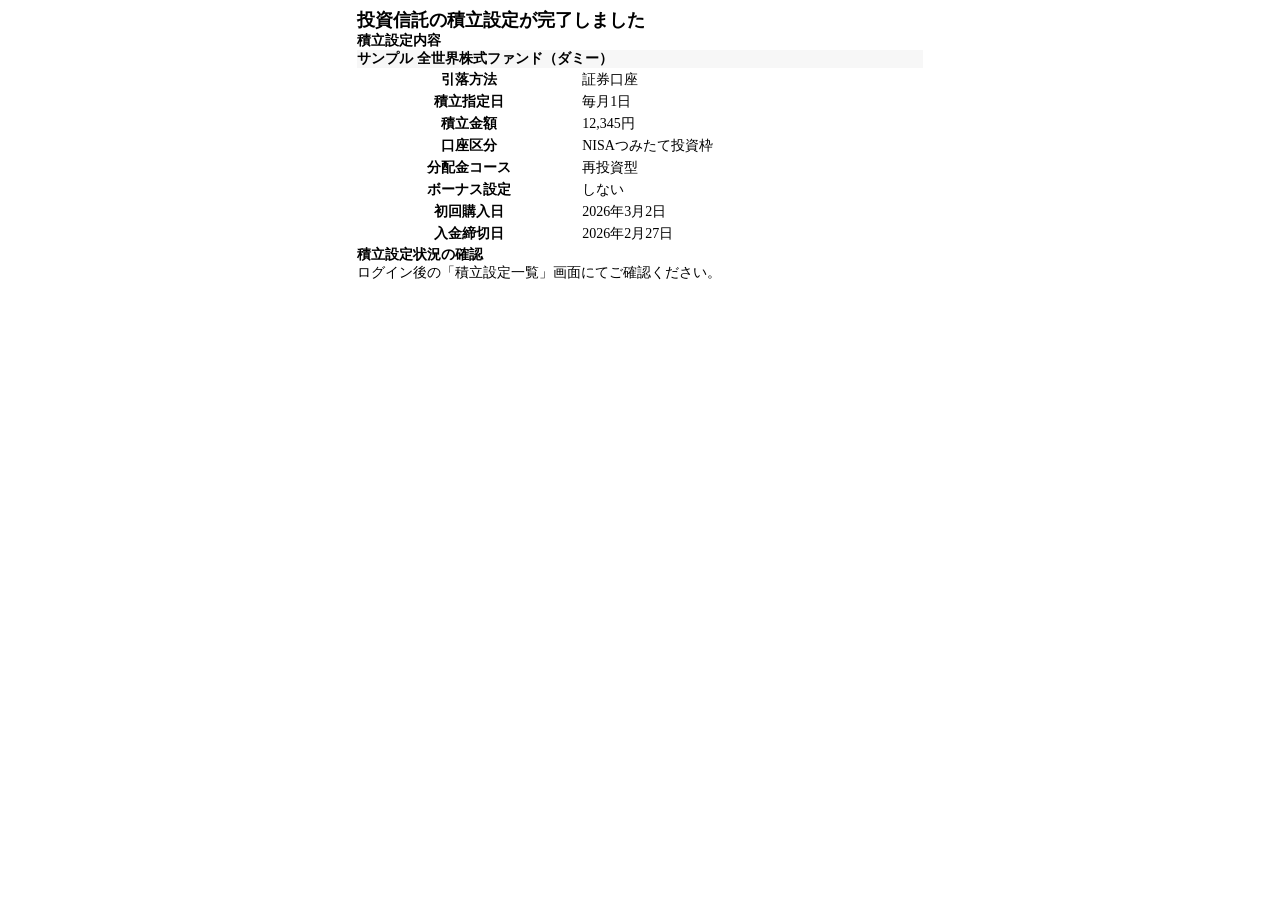
<file: gas/test/fixtures/nisa_setting.html>
<!doctype html>
<html lang="ja">
<head>
<style type="text/css">
th,td{font-size:14px;}
</style>
</head>
<body>
<!-- 楽天証券の「積立設定が完了しました」と同じ形（10/7 に実物の本文の並びで確認）。ファンド名・金額・日付はダミー -->
<table align="center" cellpadding="0" cellspacing="0" width="566">
<tr>
<td style="font-weight:bold; font-size:18px;">投資信託の積立設定が完了しました</td>
</tr>
<tr>
<td style="font-weight:bold;">積立設定内容</td>
</tr>
<tr>
<td style="font-weight:bold; background:#f7f7f7;">サンプル 全世界株式ファンド（ダミー）</td>
</tr>
<tr>
<td>
<table width="100%">
<tr><th>引落方法</th><td>証券口座</td></tr>
<tr><th>積立指定日</th><td>毎月1日</td></tr>
<tr><th>積立金額</th><td>12,345円</td></tr>
<tr><th>口座区分</th><td>NISAつみたて投資枠</td></tr>
<tr><th>分配金コース</th><td>再投資型</td></tr>
<tr><th>ボーナス設定</th><td>しない</td></tr>
<tr><th>初回購入日</th><td>2026年3月2日</td></tr>
<tr><th>入金締切日</th><td>2026年2月27日</td></tr>
</table>
</td>
</tr>
<tr>
<td style="font-weight:bold;">積立設定状況の確認</td>
</tr>
<tr>
<td>ログイン後の「積立設定一覧」画面にてご確認ください。</td>
</tr>
</table>
</body>
</html>
</file>
<file: web/style.css>
/* 家計簿の見た目。色と文字は時間帯で3つのテーマを切り替える（js/theme.js）。
   A 朝の光（朝・夕方）／B 森と余白（昼）／C 夜の静けさ（夜）。docs/design/home_3案.html と同じ値。 */

/* --tab-top：タブバーの上のふちの、画面の下からの高さ（空き 24px＋バー 68px）。ページの最後や、お知らせをこの上に置く */
:root { --tab-top: calc(var(--edge) + 68px);
  /* 画面の角の丸み。iPhone 16 は 55pt（ScreenCorners の一覧。CSS からは読めないので数字で持つ）。
     --edge はタブバーと画面のふちの空き（左右と下でそろえる） */
  --screen-r: 55px; --edge: 24px;
  /* 動きの速さの変わり方：--ease すっと止まる／--spring 少しだけ行きすぎて戻る／--sheet iPhone のシートに近い */
  --ease: cubic-bezier(.22, 1, .36, 1); --spring: cubic-bezier(.34, 1.45, .64, 1); --sheet: cubic-bezier(.32, .72, 0, 1);
  /* リキッドグラス（10/7 本人：Apple のやり方どおり、内容の上に浮かぶ操作とナビゲーションだけ）。
     --glass はメニューのスライダーの値（0＝とても透明 〜 1＝しっかり色付き。iOS 27 の設定のスライダーと同じ考え・端末に保存）。
     色（--glass-rgb）と光（--glass-hi・--glass-edge・--glass-drop）はテーマごと。iOS 27 にならって、後ろをしっかりぼかし、縁は少し暗く、上のハイライトは明るく。
     Safari は SVG のフィルターを backdrop-filter で使えない（WebKit bug 245510）ので、本物の屈折はできない。ぼかし・彩度・縁の光で近づける */
  --glass: .4; }
:root, [data-theme="a"] {
  --bg: #f6f2ec; --card: #fffdf9; --ink: #1f2a44; --ink2: #6b6f7a; --line: #e7e0d6;
  --accent: #1f2a44; --accent-ink: #fffdf9; --soft: #efe8dd; --bar: #d9cfc1;
  --g1: #1f2a44; --g2: #a37b52; --g3: #b5654a; --g4: #8f8980; --g0: #9a9da6;
  --font-head: "Shippori Mincho", serif; --font-num: "Cormorant Garamond", serif; --font-body: "Zen Kaku Gothic New", sans-serif;
  --num-weight: 600;
  --hero-shade: linear-gradient(180deg, rgba(31,42,68,.25) 0%, rgba(31,42,68,0) 35%, rgba(246,242,236,0) 60%, rgba(246,242,236,1) 100%);
  --tab-bg: rgba(255,253,249,.92); --warn: #b5654a;
  --income-bar: color-mix(in srgb, var(--accent) 38%, var(--card));
  --glass-rgb: 255, 253, 249; --glass-hi: rgba(255,255,255,.8); --glass-edge: rgba(31,42,68,.10); --glass-sheen: .32;
  --glass-drop: 0 12px 32px rgba(31,42,68,.14), 0 2px 6px rgba(31,42,68,.06);
}
[data-theme="b"] {
  --bg: #fafaf7; --card: #ffffff; --ink: #2b2f2c; --ink2: #7d837e; --line: #e8ebe6;
  --accent: #6f8f76; --accent-ink: #ffffff; --soft: #eef2ec; --bar: #d6e0d4;
  --g1: #5f8068; --g2: #8a9a6a; --g3: #b97a56; --g4: #9a9e98; --g0: #a3a8a4;
  --font-head: "Zen Kaku Gothic New", sans-serif; --font-num: "Jost", sans-serif; --font-body: "Zen Kaku Gothic New", sans-serif;
  --num-weight: 300;
  --hero-shade: linear-gradient(180deg, rgba(250,250,247,0) 45%, rgba(250,250,247,1) 100%);
  --tab-bg: rgba(255,255,255,.92); --warn: #b97a56;
  --income-bar: color-mix(in srgb, var(--accent) 45%, var(--card));
  --glass-rgb: 255, 255, 255; --glass-hi: rgba(255,255,255,.9); --glass-edge: rgba(43,47,44,.09); --glass-sheen: .34;
  --glass-drop: 0 12px 32px rgba(0,0,0,.10), 0 2px 6px rgba(0,0,0,.05);
}
[data-theme="c"] {
  --bg: #121826; --card: #1b2335; --ink: #f1ece2; --ink2: #9aa1b2; --line: #2a3347;
  --accent: #c8a96a; --accent-ink: #121826; --soft: #222b40; --bar: #2f3a54;
  --g1: #c8a96a; --g2: #8fa0c8; --g3: #d39a9a; --g4: #8a93a8; --g0: #6f7890;
  --font-head: "Zen Old Mincho", serif; --font-num: "Bodoni Moda", serif; --font-body: "Zen Kaku Gothic New", sans-serif;
  --num-weight: 500;
  --hero-shade: linear-gradient(180deg, rgba(18,24,38,.2) 0%, rgba(18,24,38,0) 40%, rgba(18,24,38,1) 100%);
  --tab-bg: rgba(27,35,53,.92); --warn: #d39a9a;
  --income-bar: color-mix(in srgb, var(--accent) 62%, var(--card)); /* 夜は暗い地なので、金色を濃いめに（30% だとくすんだ茶色に見えた） */
  --glass-rgb: 36, 45, 68; --glass-hi: rgba(255,255,255,.26); --glass-edge: rgba(0,0,0,.38); --glass-sheen: .10;
  --glass-drop: 0 12px 32px rgba(0,0,0,.42), 0 2px 6px rgba(0,0,0,.25);
}
/* ガラスの中身（テーマとスライダーから作る。html の上で計算するので、テーマやスライダーを変えるとすぐ変わる） */
:root {
  --glass-a: calc(.3 + var(--glass) * .6);                    /* ふつうのガラスの色の濃さ（初めの 40 で .54。暗い写真の上でも字が読めるように） */
  --glass-bg: rgba(var(--glass-rgb), var(--glass-a));
  --glass-fx: blur(calc(14px + var(--glass) * 10px)) saturate(1.8) brightness(1.04);
  --glass-shine: linear-gradient(160deg, rgba(255,255,255,var(--glass-sheen)), rgba(255,255,255,0) 42%);
  --glass-rim: inset 0 1px 0 var(--glass-hi), inset 0 0 0 .5px var(--glass-hi), inset 0 0 0 1px var(--glass-edge);
}

* { box-sizing: border-box; }
/* 画面を切り替えてもタブバーや中身が横にずれないように：スクロールバーの分の幅をいつも取っておく（PC）、
   iPhone で引っぱったときに画面全体が弾まないようにする */
html { -webkit-text-size-adjust: 100%; scrollbar-gutter: stable; overscroll-behavior: none; }
body { margin: 0; overscroll-behavior: none; background: var(--bg); color: var(--ink); font-family: var(--font-body); line-height: 1.5;
  transition: background .4s; -webkit-tap-highlight-color: transparent; }
a { color: inherit; text-decoration: none; }
button { font: inherit; color: inherit; background: none; border: 0; padding: 0; cursor: pointer; }
/* 押したとき：ボタンは少し縮み、一覧の行は背景がふわっと付く（iPhone では app.js の touchstart があって初めて出る） */
button, a { transition: scale .22s var(--ease), background-color .25s, color .25s, opacity .25s, box-shadow .25s; }
:is(.btn, .chip, .pick, .nav, .sheet-close, .more, .seg button, .legend-cat):active:not(:disabled) { scale: .94; transition-duration: .08s; }
:is(.icon-btn, .back, .tab):active { scale: 1.08; transition: scale .25s var(--spring); }
:is(.icon-btn, .back):active { background-image: radial-gradient(circle, rgba(255,255,255,.5), rgba(255,255,255,0) 70%); }
.tile:active { scale: .97; transition-duration: .1s; }
:is(button, a).row:active, .legend-row:active { background-color: var(--soft); transition-duration: .05s; }
svg { fill: none; stroke: currentColor; stroke-width: 1.6; stroke-linecap: round; stroke-linejoin: round; }
.money, .big, .num, .amt, .a, .rank, .val, .month b { font-variant-numeric: lining-nums; }

/* どの画面でも、ページを画面より少しだけ長くして、いつもスクロールできる状態にする。
   iPhone のホーム画面アプリ（写真をステータスバーの下まで広げる設定）では、スクロールしないページのときだけ、
   下に固定したタブバーがステータスバーの高さ（指1本分）だけ上にずれた（10/6 本人の iPhone。ホームだけ正しかった）。
   「ちょうど画面いっぱい」ではまだずれたので、ステータスバーの高さ＋1px だけ長くする。 */
#app { max-width: 480px; margin: 0 auto; padding-bottom: calc(var(--tab-top) + 24px);
  min-height: calc(100vh + env(safe-area-inset-top) + 1px); overflow-x: clip; /* 横から入ってくる動きの間、横にはみ出さない */ }
.card { background: var(--card); border-radius: 24px; }
.label { font-size: 12px; letter-spacing: .14em; color: var(--ink2); }
.empty { color: var(--ink2); font-size: 13px; margin: 8px 20px 0; }
.empty.big { text-align: center; margin-top: 60px; font-size: 15px; }
.muted { color: var(--ink2); }

/* ---- ホーム ---- */
.hero { height: calc(330px + env(safe-area-inset-top)); position: relative; overflow: hidden; isolation: isolate; background: var(--bg); }
/* 写真は開いたときに、少し大きいところからゆっくり落ち着く */
.hero-img { position: absolute; inset: 0; background: var(--hero-img) center/cover; animation: hero-in 1.6s var(--ease) both; }
.hero::before, .hero::after { content: ""; position: absolute; inset: 0; z-index: 1; pointer-events: none; }
.hero::before { background: linear-gradient(180deg, rgba(0,0,0,.32) 0%, rgba(0,0,0,0) 42%); }
.hero::after { background: var(--hero-shade); }
.top { position: absolute; z-index: 2; inset: 0 0 auto 0; display: flex; justify-content: space-between; align-items: flex-start;
  padding: calc(22px + env(safe-area-inset-top)) 22px 0; color: #fff; animation: fade-down .8s .15s var(--ease) both; }
/* 「10月」：数字は大きく数字の書体で、「月」は少し小さく（10/7 本人：もっと大きく） */
.month { font-family: var(--font-head); font-size: 20px; letter-spacing: .08em; line-height: 1; text-shadow: 0 1px 12px rgba(0,0,0,.18); }
.month b { font-family: var(--font-num); font-weight: var(--num-weight); font-size: 48px; letter-spacing: .02em; margin-right: 3px; }
[data-theme="b"] .month b { font-weight: 400; } /* 昼の数字（300）は、明るい写真の上だと細すぎる */
/* 挨拶は右上のボタンより下に来るので、12文字（theme.js の決まり）でも 21px のまま1行に収まる（幅 320px の画面でも） */
.greet { font-family: var(--font-head); font-size: 21px; margin-top: 8px; letter-spacing: .04em; white-space: nowrap; text-shadow: 0 1px 12px rgba(0,0,0,.18); }
.icons { display: flex; gap: 10px; }
.icon-btn { width: 40px; height: 40px; border-radius: 50%; display: grid; place-items: center; color: #fff;
  background-color: rgba(255,255,255,calc(.10 + var(--glass) * .24));
  backdrop-filter: blur(calc(6px + var(--glass) * 10px)) saturate(1.6) brightness(1.08); -webkit-backdrop-filter: blur(calc(6px + var(--glass) * 10px)) saturate(1.6) brightness(1.08);
  box-shadow: inset 0 1px 0 rgba(255,255,255,.6), inset 0 0 0 .5px rgba(255,255,255,.4), 0 4px 14px rgba(0,0,0,.14); }
.icon-btn svg { width: 19px; height: 19px; }

.spend { margin: -92px 20px 0; position: relative; padding: 26px 24px 22px; text-align: center; box-shadow: 0 10px 40px rgba(0,0,0,.06); border-radius: 28px; }
.big { font-family: var(--font-num); font-weight: var(--num-weight); font-size: 48px; line-height: 1.1; margin: 8px 0 6px; letter-spacing: .01em; }
.compare { font-size: 12px; color: var(--ink2); }
.compare b { color: var(--accent); font-weight: 500; }
.pair { display: grid; grid-template-columns: 1fr 1fr; gap: 12px; margin: 14px 20px 0; }
.mini { padding: 16px 18px; border-radius: 22px; }
.mini .num { font-family: var(--font-num); font-weight: var(--num-weight); font-size: 24px; margin-top: 2px; }
.soon { font-size: 10px; color: var(--ink2); }
.due { margin: 12px 20px 0; padding: 14px 18px; border-radius: 18px; border: 1px solid var(--line); display: flex; justify-content: space-between; align-items: baseline; font-size: 13px; }
.due .num { font-family: var(--font-num); font-weight: var(--num-weight); font-size: 19px; }

/* やること：ボタンをまとめて、テーマの色を少し混ぜた地の上に置き、周りと分ける（10/7 本人）。中のボタンはカードの色で浮かせる */
.todo { display: flex; gap: 8px; margin: 16px 20px 0; padding: 12px; border-radius: 22px; flex-wrap: wrap; align-items: center;
  background: color-mix(in srgb, var(--accent) 12%, var(--bg)); }
.todo .chip:not(.primary) { background: var(--card); }
/* 夜（C）は金を紺に混ぜると濁るので、カードより少し明るい地を金の細い線で囲む。中のボタンは地より明るく */
[data-theme="c"] .todo { background: color-mix(in srgb, var(--accent) 9%, var(--card)); box-shadow: inset 0 0 0 1px color-mix(in srgb, var(--accent) 40%, transparent); }
[data-theme="c"] .todo .chip:not(.primary) { background: color-mix(in srgb, #fff 13%, var(--card)); }
.chip { font-size: 13px; padding: 9px 14px; border-radius: 999px; background: var(--soft); color: var(--ink); display: inline-flex; gap: 6px; align-items: center; }
.chip .dot { width: 6px; height: 6px; border-radius: 50%; background: var(--warn); }
.chip.primary { background: var(--accent); color: var(--accent-ink); margin-left: auto; }
.chip svg { width: 15px; height: 15px; }

.section { margin: 30px 20px 12px; display: flex; justify-content: space-between; align-items: center; gap: 8px; }
.section h2 { font-family: var(--font-head); font-weight: 500; font-size: 18px; margin: 0; letter-spacing: .06em; }
.more { font-size: 12px; color: var(--ink2); display: inline-flex; align-items: center; }
.more svg { width: 14px; height: 14px; }
/* 切り替えボタン：白い背景（::before）が、選んだほうへすべって動く。--i は選んでいる番号、--n はボタンの数（ui.js の seg） */
.seg { --i: 0; --n: 2; position: relative; display: inline-grid; grid-auto-flow: column; grid-auto-columns: 1fr; background: var(--soft); border-radius: 999px; padding: 3px; font-size: 12px; flex-shrink: 0; }
.seg::before { content: ""; position: absolute; top: 3px; bottom: 3px; left: 3px; width: calc((100% - 6px) / var(--n)); border-radius: 999px;
  background: var(--card); box-shadow: 0 1px 4px rgba(0,0,0,.08); transform: translateX(calc(var(--i) * 100%));
  transition: transform .45s var(--spring), scale .3s var(--spring), background-color .2s, box-shadow .2s; }
.seg:has(button:active)::before { scale: 1.06 1.14; background-color: rgba(var(--glass-rgb), .55); box-shadow: var(--glass-rim), var(--glass-drop);
  backdrop-filter: blur(4px) saturate(1.6); -webkit-backdrop-filter: blur(4px) saturate(1.6); }
.seg button { position: relative; z-index: 1; padding: 5px 12px; border-radius: 999px; color: var(--ink2); }
.seg button.on { color: var(--ink); }

.tiles { display: flex; gap: 12px; overflow-x: auto; padding: 0 20px 4px; scroll-padding: 0 20px; scrollbar-width: none; scroll-snap-type: x mandatory; }
.tiles::-webkit-scrollbar { display: none; }
.tile { flex: 0 0 150px; height: 190px; border-radius: 24px; position: relative; overflow: hidden; color: #fff; background: center/cover var(--soft); scroll-snap-align: start;
  animation: tile-in .55s var(--ease) both; animation-delay: calc(var(--i, 0) * 45ms); }
.tile::after { content: ""; position: absolute; inset: 0; background: linear-gradient(180deg, rgba(0,0,0,.05) 30%, rgba(0,0,0,.55) 100%); }
.tile > * { position: relative; z-index: 1; }
.tile .rank { position: absolute; top: 12px; left: 12px; width: 26px; height: 26px; border-radius: 50%; background: rgba(255,255,255,.85); color: #222;
  font-family: var(--font-num); font-size: 14px; display: grid; place-items: center; }
.tile .cap { position: absolute; left: 14px; bottom: 14px; right: 14px; }
.tile .cat { font-size: 12px; letter-spacing: .08em; opacity: .92; }
.tile .amt { font-family: var(--font-num); font-weight: var(--num-weight); font-size: 22px; margin-top: 2px; }
.tile-plain { color: var(--ink); background: var(--card); border: 1px dashed var(--g0); }
.tile-plain .plain-icon { position: absolute; top: 50%; left: 50%; transform: translate(-50%, -70%); color: var(--g0); }
.tile-plain .plain-icon svg { width: 44px; height: 44px; stroke-width: 1.2; }
.tile-plain .rank { background: var(--soft); }
.tile-plain::after { display: none; }
/* 統計の支出トップ（10/7 本人：グラフと一覧の間）。カードはボタン。押したカテゴリ以外は薄く（棒グラフの .picked と同じ） */
.stats-top .section { margin-top: 26px; }
button.tile { text-align: left; padding: 0; font: inherit; }
.tiles.picked .tile:not(.on) { opacity: .4; }
.photo-food { background-image: url(images/category/food.webp); }
.photo-daily { background-image: url(images/category/daily.webp); }
.photo-transport { background-image: url(images/category/transport.webp); }
.photo-health { background-image: url(images/category/health.webp); }
.photo-subscription { background-image: url(images/category/subscription.webp); }
.photo-telecom { background-image: url(images/category/telecom.webp); }
.photo-hobby { background-image: url(images/category/hobby.webp); }
.photo-clothes { background-image: url(images/category/clothes.webp); }
.photo-beauty { background-image: url(images/category/beauty.webp); }
.photo-social { background-image: url(images/category/social.webp); }
.photo-other { background-image: url(images/category/other.webp); }
.photo-invest { background-image: url(images/category/invest.webp); }

/* ---- 一覧 ---- */
.list { margin: 0 20px; padding: 4px 0; }
.row { display: flex; align-items: center; gap: 14px; padding: 13px 18px; width: 100%; text-align: left; }
.row + .row, .row-edit + .row { border-top: 1px solid var(--line); }
.row .t { flex: 1; min-width: 0; }
.row .t b { font-weight: 500; font-size: 15px; display: flex; align-items: baseline; gap: 8px; min-width: 0; }
.row .t b .cat-name { flex-shrink: 0; }
/* 名前だけの行（統計のカテゴリー別では店の表示名が入る）：長い名前は「…」で切る */
.row .t b .cat-name:only-child { flex-shrink: 1; min-width: 0; overflow: hidden; text-overflow: ellipsis; white-space: nowrap; }
.sub { font-weight: 400; font-size: 12px; color: var(--ink2); overflow: hidden; text-overflow: ellipsis; white-space: nowrap; min-width: 0; }
.detail-cat .sub { margin-left: 8px; font-size: 13px; }
.name-row { display: flex; gap: 8px; }
.name-row input { flex: 1; min-width: 0; font: inherit; font-size: 16px; color: var(--ink); background: var(--soft); border: 1px solid transparent; border-radius: 14px; padding: 10px 14px; }
.name-row input:focus { outline: none; border-color: var(--accent); }
.row-edit .field { margin: 8px 0 12px; }
.row-edit .btn.wide { width: 100%; margin: 14px 0 4px; }
.row .t small { font-size: 11px; color: var(--ink2); display: block; }
.row .a { font-family: var(--font-num); font-weight: var(--num-weight); font-size: 18px; }
.row.link svg { width: 16px; height: 16px; color: var(--ink2); }
.row-edit { padding: 0 18px 12px; }
.badge { font-size: 10px; padding: 1px 6px; border-radius: 6px; border: 1px solid var(--line); margin-left: 6px; color: var(--ink2); }
.mark { width: 38px; height: 38px; border-radius: 13px; display: grid; place-items: center; background: var(--soft); flex-shrink: 0; }
.mark svg { width: 20px; height: 20px; }
.g1 { color: var(--g1); } .g2 { color: var(--g2); } .g3 { color: var(--g3); } .g4 { color: var(--g4); } .g0 { color: var(--g0); }
h3.date { font-size: 12px; font-weight: 500; color: var(--ink2); margin: 18px 24px 8px; letter-spacing: .06em; }

/* ---- ほかの画面の共通 ---- */
.page { padding-top: env(safe-area-inset-top); }
.page-head { display: flex; align-items: center; gap: 8px; padding: 22px 20px 6px; }
.page-head h1 { font-family: var(--font-head); font-weight: 500; font-size: 24px; margin: 0; letter-spacing: .06em; }
.back { width: 40px; height: 40px; display: grid; place-items: center; margin-left: -4px; border-radius: 50%; color: var(--ink);
  background: var(--glass-shine), var(--glass-bg); backdrop-filter: var(--glass-fx); -webkit-backdrop-filter: var(--glass-fx);
  box-shadow: var(--glass-rim), 0 4px 14px rgba(0,0,0,.08); }
.back svg { width: 22px; height: 22px; }
.lead { margin: 8px 20px 16px; font-size: 13px; color: var(--ink2); line-height: 1.8; }
.note { margin: 14px 20px; font-size: 12px; color: var(--ink2); line-height: 1.7; }
.menu-group-label { font-size: 12px; color: var(--ink2); margin: 22px 26px 8px; letter-spacing: .1em; }
.credit { text-align: center; font-size: 11px; color: var(--ink2); margin: 24px 20px; }

/* ---- 統計 ---- */
.controls { display: flex; justify-content: space-between; gap: 8px; margin: 10px 20px 0; }
.period { display: flex; align-items: center; justify-content: center; gap: 18px; margin: 14px 20px 10px; font-family: var(--font-head); font-size: 16px; letter-spacing: .04em; }
/* 期間の名前：前後に動いたら、その向きからすべり込む（単位を変えたときは、ふわっと） */
.period-label { display: grid; min-width: 9.5em; text-align: center; overflow: hidden; }
.period-label > span { grid-area: 1 / 1; animation: fade-in .35s var(--ease) both; }
.stats[data-dir="1"] .period-label > span { animation-name: in-from-right; }
.stats[data-dir="-1"] .period-label > span { animation-name: in-from-left; }
.period .nav { width: 34px; height: 34px; border-radius: 50%; display: grid; place-items: center; background: var(--soft); }
.period .nav:disabled { opacity: .3; cursor: default; }
.period .nav svg { width: 18px; height: 18px; }
.chart { margin: 0 20px; padding: 18px 16px 12px; touch-action: pan-y; }
.chart-total { display: flex; justify-content: space-between; align-items: baseline; padding: 0 6px 6px; }
.chart-total .money { font-family: var(--font-num); font-weight: var(--num-weight); font-size: 28px; }
/* 棒グラフ：棒の高さは --h（0〜1、縦の目盛りのいちばん上が 1）。高さが変わると、前の高さから伸び縮みする（左から少しずつ遅れて）
   上の余白（--pt）は、選んだ棒の期間と金額の札が入る高さ。右の余白は縦の目盛りの金額の場所 */
.bars { --pt: 40px; --lab: 16px; position: relative; display: grid; grid-auto-flow: column; grid-auto-columns: 1fr; gap: 12px; height: 222px;
  padding: var(--pt) 38px 0 2px; animation: chart-in .45s var(--ease) both; }
.bars.many { gap: 6px; }
.bar { display: grid; grid-template-rows: 1fr var(--lab); gap: 6px; min-width: 0; border-radius: 10px; }
.bar .col { position: relative; display: flex; flex-direction: column; justify-content: flex-end; }
/* 棒の中は、グループの色を下から積み上げる（.part の --s はその棒の中での割合。flex-grow なので、割合が変わるとなめらかに動く） */
.bar .fill { height: calc(var(--h, 0) * 100%); border-radius: 10px; background: var(--bar); overflow: hidden; display: flex; flex-direction: column-reverse;
  transition: height .7s var(--ease) calc(var(--i, 0) * 28ms), opacity .3s; }
.bar .part { flex: var(--s, 0) 1 0; min-height: 0; background: currentColor; transition: flex-grow .7s var(--ease) calc(var(--i, 0) * 28ms); }
.bar .part.inc { color: var(--income-bar); }
/* 棒を選んだら、ほかの棒を薄くする（円グラフと同じ見せ方） */
.bars.picked .bar:not(.on) .fill { opacity: .32; }
.chart-total .seg { font-size: 12px; }
.bar:active .fill { filter: brightness(.94); }
/* 縦の目盛り：棒の下の端（0円）から上へ。線は棒の後ろに描き、金額は右の余白に出す */
.bars .grid { position: absolute; left: 2px; right: 0; top: var(--pt); bottom: calc(var(--lab) + 6px); pointer-events: none; }
.tick { position: absolute; left: 0; right: 34px; bottom: calc(var(--y, 0) * 100%); border-top: 1px dashed var(--line); transition: bottom .7s var(--ease); animation: fade-in .4s var(--ease) both; }
/* 金額の文字は、横の目盛り（.lab）と同じ字・大きさ（10/7 本人：数字用の字は小さいと読みにくい） */
.tick i { position: absolute; left: calc(100% + 5px); top: 0; transform: translateY(-50%); font-style: normal; font-size: 11px; color: var(--ink2); font-family: var(--font-body); white-space: nowrap; }
/* 選んだ棒の札（期間と金額）：棒より横に広いので、重なるとなりの棒のほうが高いときは、その上まで上げる（--lift は stats.js の liftValue）。棒より手前に描く */
.bar .val { position: absolute; z-index: 1; left: 50%; bottom: calc(max(var(--h, 0), var(--lift, 0)) * 100% + 6px); transform: translateX(-50%); white-space: nowrap;
  display: grid; justify-items: center; line-height: 1.25; padding: 1px 4px; border-radius: 6px; background: var(--card); /* 目盛りの線が文字を通らないように */
  transition: bottom .7s var(--ease); animation: pop-in .4s var(--spring) both; }
.bar .val small { font-size: 10px; color: var(--ink2); }
.bar .val b { font-family: var(--font-num); font-weight: 600; font-size: 12px; }
.bar:first-of-type .val { left: 0; transform: none; justify-items: start; }
.bar:last-of-type .val { left: auto; right: 0; transform: none; justify-items: end; }
.bar .lab { font-size: 11px; line-height: var(--lab); color: var(--ink2); text-align: center; white-space: nowrap; transition: color .3s; }
.bars.many .lab { font-size: 10px; letter-spacing: -.02em; }
.bar.on .lab { color: var(--ink); }
/* 月：下の文字は左端と右端の日付だけ（端に寄せる） */
.bars.ends .bar:first-of-type .lab { text-align: left; }
.bars.ends .bar:last-of-type .lab { text-align: right; }
/* 色の見本 */
.bar-legend { display: flex; flex-wrap: wrap; justify-content: center; gap: 4px 14px; margin-top: 12px; font-size: 11px; color: var(--ink2); animation: fade-in .4s var(--ease) both; }
.bar-legend span { display: inline-flex; align-items: center; gap: 5px; animation: fade-in .4s var(--ease) both; }
.bar-legend i { width: 8px; height: 8px; border-radius: 3px; background: currentColor; }
/* 円グラフ：初めて出たときはぐるっと描かれ、期間を変えると割合が動く（stats.js の animatePie） */
.pie-wrap { animation: chart-in .45s var(--ease) both; }
.pie { display: grid; place-items: center; margin: 4px 0 10px; }
.pie svg { width: 190px; height: 190px; overflow: visible; }
.arc { fill: none; stroke: currentColor; stroke-width: 26; stroke-linecap: butt; cursor: pointer; transition: opacity .3s, stroke-width .35s var(--spring); }
.arc.dim { opacity: .25; }
.arc.on { stroke-width: 32; }
.pie-empty { text-align: center; color: var(--ink2); font-size: 13px; padding: 40px 0; }
.legend { display: grid; gap: 2px; }
.legend-row { display: grid; grid-template-columns: 14px 1fr auto auto; gap: 10px; align-items: center; padding: 9px 6px; border-radius: 12px; text-align: left; animation: fade-in .4s var(--ease) both; }
.legend-row.open { background: var(--soft); }
.swatch { width: 12px; height: 12px; border-radius: 4px; background: currentColor; }
.legend-row .pct { font-size: 12px; color: var(--ink2); }
.legend-row .amt, .legend-cat .money { font-family: var(--font-num); font-weight: var(--num-weight); font-size: 16px; }
.legend-cats { display: grid; padding: 2px 6px 8px 30px; animation: fade-down .35s var(--ease) both; }
.legend-cat { display: flex; justify-content: space-between; padding: 7px 8px; border-radius: 10px; font-size: 13px; }
.legend-cat.on { background: var(--soft); }
.chip.filter { font-size: 12px; padding: 6px 10px; animation: pop-in .4s var(--spring) both; }
/* 一覧：新しく出てきた日・行だけ、ふわっと出る（同じものはそのまま） */
.tx-list h3.date, .tx-list .list { animation: fade-in .4s var(--ease) both; }
.filter-row { margin: -2px 20px 4px; }
/* カテゴリー別の見出し：名前と件数、右にそのカテゴリーの合計 */
.tx-list h3.cat-head { display: flex; justify-content: space-between; align-items: baseline; gap: 10px; color: var(--ink); font-size: 13px; letter-spacing: .04em; }
.cat-head small { margin-left: 8px; font-size: 11px; color: var(--ink2); letter-spacing: 0; }
.cat-head .money { font-family: var(--font-num); font-weight: var(--num-weight); font-size: 14px; letter-spacing: 0; }

/* ---- シート ---- */
.sheet-wrap { position: fixed; inset: 0; z-index: 20; }
.sheet-dim { position: absolute; inset: 0; background: rgba(20,24,34,.22); opacity: 0; transition: opacity .35s; }
.sheet { position: absolute; left: 8px; right: 8px; bottom: 8px; max-height: calc(88vh - 8px); overflow-y: auto; color: var(--ink);
  --sheet-a: calc(.6 + var(--glass) * .32); /* 文字や入力が多いので、ふつうのガラスより濃い */
  background: var(--glass-shine), rgba(var(--glass-rgb), var(--sheet-a)); backdrop-filter: var(--glass-fx); -webkit-backdrop-filter: var(--glass-fx);
  box-shadow: var(--glass-rim), var(--glass-drop);
  border-radius: 38px 38px calc(var(--screen-r) - 8px) calc(var(--screen-r) - 8px); padding: 12px 20px calc(20px + env(safe-area-inset-bottom));
  transform: translateY(calc(100% + 8px)); transition: transform .5s var(--sheet); }
/* 中身が長くて画面いっぱいまで伸びたシートは、不透明に近づけて目の前の作業に集中できるように（Apple の決まり） */
.sheet.tall { --sheet-a: .96; }
.sheet-wrap.open .sheet-dim { opacity: 1; }
.sheet-wrap.open .sheet { transform: none; }
.sheet-wrap.closing .sheet { transition-duration: .3s; transition-timing-function: cubic-bezier(.4, 0, 1, 1); }
.sheet-wrap.closing .sheet-dim { transition-duration: .3s; }
.sheet.dragging { transition: none; }
.sheet-bar { position: relative; height: 30px; margin-bottom: 8px; touch-action: none; }
.grab { position: absolute; left: 50%; top: 2px; transform: translateX(-50%); width: 40px; height: 4px; border-radius: 2px; background: color-mix(in srgb, var(--ink) 18%, transparent); }
/* ガラスの上はガラスにせず、薄い塗りにする（glass on glass を避ける） */
.sheet-close { position: absolute; right: -6px; top: -2px; width: 34px; height: 34px; border-radius: 50%; background: color-mix(in srgb, var(--ink) 8%, transparent); display: grid; place-items: center; color: var(--ink2); }
.sheet-close svg { width: 16px; height: 16px; }
/* 文字の欄の × （中身を消す） */
.clear-wrap { position: relative; display: block; flex: 1; min-width: 0; }
.clear-wrap input { width: 100%; padding-right: 40px !important; }
.clear-btn { position: absolute; right: 8px; top: 50%; transform: translateY(-50%); width: 24px; height: 24px; border-radius: 50%; background: var(--line); color: var(--ink2);
  display: grid; place-items: center; opacity: 0; scale: .5; pointer-events: none; transition: opacity .2s, scale .3s var(--spring); }
.clear-btn svg { width: 12px; height: 12px; stroke-width: 2; }
.clear-wrap.has-value .clear-btn { opacity: 1; scale: 1; pointer-events: auto; }
.clear-wrap.has-value .clear-btn:active { scale: .85; }
.sheet-title { font-family: var(--font-head); font-weight: 500; font-size: 20px; margin: 4px 0 4px; }
.sheet-note { font-size: 12px; color: var(--ink2); margin: 0 0 14px; }
.sheet-label { font-size: 12px; color: var(--ink2); margin: 18px 0 8px; letter-spacing: .1em; }
.detail-head { display: flex; gap: 14px; align-items: center; }
.detail-head > div:nth-child(2) { flex: 1; min-width: 0; }
.detail-cat { font-weight: 500; font-size: 17px; }
.detail-merchant { font-size: 12px; color: var(--ink2); word-break: break-all; }
.detail-amt { font-family: var(--font-num); font-weight: var(--num-weight); font-size: 28px; }
.facts { display: grid; grid-template-columns: 1fr 1fr; gap: 10px; margin: 16px 0 0; padding: 14px 16px; background: var(--soft); border-radius: 16px; }
.facts div { min-width: 0; }
.facts dt { font-size: 11px; color: var(--ink2); }
.facts dd { margin: 0; font-size: 14px; }
.picker-group + .picker-group { margin-top: 10px; }
.picker-label { font-size: 11px; color: var(--ink2); margin-bottom: 6px; }
.picker { display: flex; flex-wrap: wrap; gap: 8px; }
.pick { padding: 9px 14px; border-radius: 14px; background: var(--soft); font-size: 13px; }
.pick.on { background: var(--accent); color: var(--accent-ink); animation: pick-on .4s var(--spring); }
.switch-row { display: flex; align-items: center; gap: 12px; margin: 18px 0 4px; padding: 12px 16px; border: 1px solid var(--line); border-radius: 16px; cursor: pointer; }
.page .switch-row { margin: 16px 20px; }
.switch-row > span:first-child { flex: 1; font-size: 14px; }
.switch-row small { display: block; font-size: 11px; color: var(--ink2); }
.switch-row input { position: absolute; opacity: 0; pointer-events: none; }
.switch { width: 44px; height: 26px; border-radius: 13px; background: var(--line); position: relative; transition: background .2s; flex-shrink: 0; }
.switch { transition: background-color .3s; }
.switch::after { content: ""; position: absolute; top: 3px; left: 3px; width: 20px; height: 20px; border-radius: 10px; background: #fff; transition: transform .4s var(--spring), width .25s var(--ease); box-shadow: 0 1px 3px rgba(0,0,0,.2); }
.switch-row input:checked + .switch { background: var(--accent); }
.switch-row input:checked + .switch::after { transform: translateX(18px); }
/* 押している間、つまみが少し横に伸びる（iPhone のスイッチと同じ） */
.switch-row:active .switch::after { width: 25px; }
.switch-row:active input:checked + .switch::after { transform: translateX(13px); }
.switch-row input:focus-visible + .switch { outline: 2px solid var(--accent); outline-offset: 2px; }
.sheet-actions { display: grid; gap: 8px; margin-top: 18px; }
.sheet-actions:empty { display: none; }

/* ---- 入力 ---- */
.field { display: grid; gap: 6px; margin: 0 20px 14px; font-size: 12px; color: var(--ink2); }
.sheet .field { margin: 0; }
.field input { font: inherit; font-size: 16px; color: var(--ink); background: var(--soft); border: 1px solid transparent; border-radius: 14px; padding: 12px 14px; width: 100%; }
.field input:focus { outline: none; border-color: var(--accent); }
/* iPhone の Safari の日付の欄：そのままだと幅（100%）を無視して長い日付が入る幅で描かれ、欄からはみ出し、日付も真ん中に寄る。
   Safari 独自の見た目を外して、ほかの文字の欄にそろえる（押すと日付を選ぶ画面が出るのは変わらない）。
   10/6 本人の iPhone で起きた。直し方は jwatte.com「Why iPhone Date Fields Stick Out…」と logfetch.com の記事で確認 */
.field { min-width: 0; }
input[type="date"] { -webkit-appearance: none; appearance: none; display: block; box-sizing: border-box; width: 100%; max-width: 100%; min-width: 0; text-align: left; }
input[type="date"]::-webkit-date-and-time-value { text-align: left; min-height: 1.5em; min-height: 1lh; }
.field-row { display: flex; gap: 10px; margin-top: 12px; }
/* 月と日を選ぶ欄（誕生日と記念日・S-13） */
.md-pick { display: inline-flex; gap: 6px; flex-shrink: 0; }
.md-pick select { font: inherit; font-size: 16px; color: var(--ink); background: var(--soft); border: 1px solid transparent; border-radius: 12px; padding: 8px 12px;
  -webkit-appearance: none; appearance: none; text-align: center; }
.md-pick select:focus { outline: none; border-color: var(--accent); }
.add-day { padding-top: 12px; }
.row + .add-day { border-top: 1px solid var(--line); }
.add-day .field { margin: 0 0 10px; }
.add-day-row { display: flex; justify-content: space-between; align-items: center; gap: 8px; }
.field-row .grow { flex: 1; }
.amount-input { display: flex; align-items: baseline; justify-content: center; gap: 6px; padding: 14px; background: var(--soft); border-radius: 20px; }
.amount-input span { font-family: var(--font-num); font-size: 26px; color: var(--ink2); }
.amount-input input { font-family: var(--font-num); font-weight: var(--num-weight); font-size: 40px; width: 3ch; max-width: 80%; border: 0; background: none; color: var(--ink); text-align: left; outline: none; font-variant-numeric: lining-nums; padding: 0; }
.btn { display: inline-flex; justify-content: center; align-items: center; gap: 6px; padding: 13px 18px; border-radius: 999px; font-size: 14px; background: var(--soft); }
.btn.primary { background: var(--accent); color: var(--accent-ink); }
.btn.danger { color: var(--warn); border: 1px solid var(--line); background: none; }
.btn.ghost { background: none; color: var(--ink2); }
.btn.small { padding: 7px 12px; font-size: 12px; }
.btn.wide { width: calc(100% - 40px); margin: 18px 20px 0; }
.sheet .btn.wide { width: 100%; margin: 20px 0 0; }
.btn:disabled { opacity: .5; }
.btn svg { width: 16px; height: 16px; }

/* ---- 予算 ---- */
/* 横棒：--r は使った割合（1 で止める）、--p は今日までの目安（縦線の位置）。どちらも 0〜1 */
.budget-main { margin: 10px 20px 0; padding: 26px 24px 20px; text-align: center; border-radius: 28px; box-shadow: 0 10px 40px rgba(0,0,0,.06); }
.budget-main.over .label, .budget-main.over .big { color: var(--warn); }
.meter { position: relative; height: 10px; border-radius: 5px; background: var(--soft); margin: 18px 0 10px; }
.meter .used { position: absolute; left: 0; top: 0; bottom: 0; width: calc(var(--r, 0) * 100%); border-radius: inherit; background: var(--accent);
  transition: width 1.1s var(--ease), background-color .3s; }
.meter.over .used { background: var(--warn); }
.meter .pace { position: absolute; top: -5px; bottom: -5px; left: calc(var(--p, 0) * 100%); width: 2px; margin-left: -1px; border-radius: 1px;
  background: var(--ink); opacity: .45; transition: left 1.1s var(--ease); animation: fade-in .6s .5s both; }
.meter.small { height: 6px; border-radius: 3px; margin: 16px 0 8px; }
.meter.small .pace { top: -3px; bottom: -3px; }
.meter-legend { display: flex; justify-content: space-between; gap: 8px; font-size: 12px; color: var(--ink2); }
.meter-note { display: flex; align-items: center; justify-content: center; gap: 6px; margin-top: 12px; font-size: 11px; color: var(--ink2); }
.pace-mark { width: 2px; height: 12px; border-radius: 1px; background: var(--ink); opacity: .45; }
.budget-empty, .asset-empty { margin: 10px 20px 0; padding: 28px 22px; text-align: center; color: var(--ink2); font-size: 14px; line-height: 1.8; }
:is(.budget-empty, .asset-empty) p { margin: 0 0 16px; }
.budget .row .a { margin-left: auto; }
.budget-mini { display: block; }
.budget-line { display: flex; justify-content: space-between; align-items: baseline; font-size: 12px; color: var(--ink2); }
.budget-line .money { color: var(--ink); font-family: var(--font-num); font-weight: var(--num-weight); font-size: 16px; }
.budget-mini.over .budget-line, .budget-mini.over .budget-line .money { color: var(--warn); }

/* ---- 資産 ---- */
.asset-main { margin: 10px 20px 0; padding: 26px 24px 20px; text-align: center; border-radius: 28px; box-shadow: 0 10px 40px rgba(0,0,0,.06); }
.asset-items { display: grid; gap: 8px; margin-top: 18px; padding-top: 16px; border-top: 1px solid var(--line); text-align: left; }
.asset-item { display: flex; align-items: center; gap: 10px; font-size: 14px; }
.asset-item > span:nth-child(2) { flex: 1; }
.asset-item .money { font-family: var(--font-num); font-weight: var(--num-weight); font-size: 19px; }
.mark-dot { width: 10px; height: 10px; border-radius: 3px; background: currentColor; flex-shrink: 0; }
.asset-gain { font-size: 12px; color: var(--ink2); text-align: right; }
.pos { color: var(--accent); } .neg { color: var(--warn); }
.asset-chart { margin: 14px 20px 0; padding: 18px 14px 10px; }
.chart-head { display: flex; justify-content: space-between; align-items: baseline; padding: 0 6px; }
.chart-head h2 { font-family: var(--font-head); font-weight: 500; font-size: 16px; margin: 0; letter-spacing: .06em; }
.chart-head .sel { font-size: 12px; color: var(--ink2); }
.chart-note { font-size: 13px; color: var(--ink2); text-align: center; margin: 0; padding: 24px 0 16px; }
/* 折れ線：pathLength="1" にしておき、線の見える長さを 0→1 にして「描かれていく」ように出す */
.line-chart { display: block; width: 100%; height: auto; margin-top: 2px; overflow: visible; }
.line-chart .line { fill: none; stroke: var(--accent); stroke-width: 2.2; stroke-dasharray: 1; animation: draw 1.4s var(--ease) both; }
.line-chart .area { fill: url(#asset-area); stroke: none; animation: fade-in 1s .5s both; }
.line-chart .stop-a { stop-color: var(--accent); stop-opacity: .22; }
.line-chart .stop-b { stop-color: var(--accent); stop-opacity: 0; }
.pt { cursor: pointer; }
.pt .hit { fill: transparent; stroke: none; }
.pt .dot { fill: var(--card); stroke: var(--accent); stroke-width: 2; transform-box: fill-box; transform-origin: center;
  transition: transform .4s var(--spring), fill .3s; animation: pop-in .45s var(--spring) both; animation-delay: calc(.6s + var(--i, 0) * 70ms); }
.pt.on .dot { fill: var(--accent); transform: scale(1.5); }
.pt .mlab { fill: var(--ink2); stroke: none; font-size: 10.5px; text-anchor: middle; font-family: var(--font-body); }
.tip { animation: fade-in .35s var(--ease) both; }
.tip text { fill: var(--ink); stroke: none; font-size: 13px; text-anchor: middle; font-family: var(--font-num); font-weight: 600; }
@keyframes draw { from { stroke-dashoffset: 1; } }
.asset-spend { margin: 14px 20px 0; padding: 18px 20px 16px; }
.spend-lines { display: grid; gap: 7px; margin-top: 10px; font-size: 13px; }
.spend-lines > div { display: flex; justify-content: space-between; align-items: baseline; gap: 10px; }
.spend-lines .money { font-family: var(--font-num); font-weight: var(--num-weight); font-size: 16px; white-space: nowrap; }
.spend-lines .sum { border-top: 1px solid var(--line); padding-top: 9px; margin-top: 2px; font-weight: 500; }
.spend-lines .sum .money { font-size: 21px; }
.note-s { font-size: 11px; color: var(--ink2); margin: 10px 0 0; line-height: 1.6; }
.mini .asset-total { font-size: 11px; color: var(--ink2); margin-top: 6px; }
.mini .asset-total .money { color: var(--ink); font-family: var(--font-num); font-weight: var(--num-weight); font-size: 13px; }
/* 記録のシート：金額の欄を3つ並べるので、少し小さく */
.asset-field .sheet-label { margin-top: 14px; }
.amount-input.small { padding: 10px 14px; }
.amount-input.small span { font-size: 20px; }
.amount-input.small input { font-size: 30px; }
.asset-field .before { min-height: 1em; font-size: 11px; color: var(--ink2); margin: 5px 4px 0; text-align: right; }

/* ---- 収入 ---- */
.income-main { margin: 10px 20px 0; padding: 26px 24px 22px; text-align: center; border-radius: 28px; box-shadow: 0 10px 40px rgba(0,0,0,.06); }
.income-main .btn { margin-top: 16px; }
.month-head { display: flex; justify-content: space-between; align-items: baseline; }
.month-head .money { font-family: var(--font-num); font-weight: var(--num-weight); font-size: 14px; color: var(--ink); }
.row .a.pos, .detail-amt.pos { color: var(--accent); }
.chart-income { display: flex; justify-content: space-between; align-items: baseline; padding: 0 6px 6px; margin-top: -2px; animation: fade-in .4s var(--ease) both; }
.chart-income .money { font-family: var(--font-num); font-weight: var(--num-weight); font-size: 17px; }
/* 手入力のシート：支出／収入で出す欄を切り替える */
/* 見出しの下に、支出｜収入｜ポイント払い の切り替えを横いっぱいに（10/7：3つになって横に並ばなくなった） */
.manual-head { display: flex; flex-direction: column; align-items: stretch; gap: 10px; margin-bottom: 14px; }
.manual-head .seg { font-size: 13px; width: 100%; }
.sheet[data-kind="収入"] .only-spend, .sheet[data-kind="支出"] .only-income { display: none; }
/* ポイント払い（10/7）：金額と使った日だけ */
.sheet[data-kind="ポイント"] :is(.only-spend, .only-income, .not-point) { display: none; }
.sheet[data-kind="ポイント"] .field-row .field { flex: 1; }
.only-income, .only-spend { animation: fade-in .3s var(--ease) both; }
.name-chips { margin-top: 12px; }

/* ---- ⓘ（説明の吹き出し。ui.js の info） ---- */
/* 見た目は小さく、押せる範囲は広く（指で押しやすいように、まわりを少し広げる） */
.info { display: inline-grid; place-items: center; width: 18px; height: 18px; margin: -8px -6px -8px 2px; padding: 8px; box-sizing: content-box;
  color: var(--ink2); vertical-align: middle; border-radius: 50%; position: relative; z-index: 1; }
.info svg { width: 16px; height: 16px; }
.info[aria-expanded="true"] { color: var(--accent); }
.info:active { scale: .9; }
.info-tip { position: fixed; z-index: 40; --arrow: 50%; color: var(--ink); font-size: 12px; line-height: 1.7; letter-spacing: .02em;
  background: var(--glass-shine), rgba(var(--glass-rgb), calc(.62 + var(--glass) * .3)); backdrop-filter: var(--glass-fx); -webkit-backdrop-filter: var(--glass-fx);
  padding: 11px 15px; border-radius: 20px; box-shadow: var(--glass-rim), var(--glass-drop); opacity: 0; transform: translateY(-4px) scale(.97); transform-origin: var(--arrow) 0;
  transition: opacity .2s var(--ease), transform .3s var(--spring); pointer-events: auto; white-space: pre-line; }
.info-tip.above { transform-origin: var(--arrow) 100%; transform: translateY(4px) scale(.97); }
.info-tip.show { opacity: 1; transform: none; }

/* カード全体を押せるリンクにしたまま、中に ⓘ を置く（a の中にボタンは置けないので、リンクはカードの上に広げる） */
.linked { position: relative; }
.linked > .cover { position: absolute; inset: 0; border-radius: inherit; z-index: 0; }
.linked > .cover:active { background: color-mix(in srgb, var(--ink) 4%, transparent); }
.linked > :not(.cover) { position: relative; pointer-events: none; }
.linked .info { pointer-events: auto; }

/* ---- 固定費（S-12） ---- */
/* ホームのカード：左に名前と一言、右に今月の見込み */
.fixed-mini { margin: 12px 20px 0; padding: 14px 14px 14px 18px; border-radius: 20px; display: flex; align-items: center; gap: 10px; }
.fixed-mini .label { flex: 1; min-width: 0; }
.fixed-mini .num { font-family: var(--font-num); font-weight: var(--num-weight); font-size: 21px; white-space: nowrap; }
.fixed-mini > svg { width: 16px; height: 16px; color: var(--ink2); flex-shrink: 0; }
.fixed-main { margin: 10px 20px 0; padding: 26px 24px 22px; text-align: center; border-radius: 28px; box-shadow: 0 10px 40px rgba(0,0,0,.06); }
.fixed-main .compare + .compare { margin-top: 4px; }
.fixed-chart { margin-top: 14px; }
/* 選んだ月の一覧：月が変わったら、なぞった向きからすべり込む（タップで変えたときは、ふわっと） */
.month-list { animation: fade-in .35s var(--ease) both; }
.fixed-page[data-dir="1"] .month-list { animation-name: in-from-right; }
.fixed-page[data-dir="-1"] .month-list { animation-name: in-from-left; }
/* 固定費の棒：カテゴリごとに固定費の色の濃さを変え、まだ来ていない分は斜線 */
.part.f0 { color: var(--g2); }
.part.f1 { color: color-mix(in srgb, var(--g2) 55%, var(--card)); }
.part.f2 { color: color-mix(in srgb, var(--g2) 30%, var(--card)); }
.bar .part.exp, .bar-legend .part.exp { background: repeating-linear-gradient(-45deg, color-mix(in srgb, var(--g2) 55%, transparent) 0 2px, transparent 2px 5px); }
.bar-legend .part.exp { box-shadow: inset 0 0 0 1px color-mix(in srgb, var(--g2) 55%, transparent); }
.badge.warn { color: var(--warn); border-color: var(--warn); }
.row .a small.chg { display: block; font-family: var(--font-body); font-size: 10px; text-align: right; color: var(--ink2); }
.row .a small.chg.up { color: var(--warn); }
/* まだ来ていない行：印と金額を薄くして、もう来た行と見分ける */
.row.yet .mark { opacity: .5; }

/* ---- CSV の照合（S-09） ---- */
.file-btn { cursor: pointer; }
.file-btn input { display: none; }
.warn-text { color: var(--warn); }
.csv-summary { margin: 14px 20px 0; padding: 20px 20px 16px; }
.csv-counts { display: grid; grid-template-columns: repeat(4, 1fr); gap: 6px; margin-top: 12px; text-align: center; }
.csv-counts b { display: block; font-family: var(--font-num); font-weight: var(--num-weight); font-size: 26px; line-height: 1.2; }
.csv-counts span { font-size: 10.5px; color: var(--ink2); white-space: nowrap; letter-spacing: -.02em; }
.csv-totals { display: grid; gap: 6px; margin: 16px 0 0; padding-top: 14px; border-top: 1px solid var(--line); font-size: 13px; }
.csv-totals > div { display: flex; justify-content: space-between; align-items: baseline; gap: 10px; }
.csv-totals dt { color: var(--ink2); }
.csv-totals dd { margin: 0; display: flex; align-items: baseline; gap: 8px; }
.csv-totals .money { font-family: var(--font-num); font-weight: var(--num-weight); font-size: 16px; }
.csv-totals .pay { border-top: 1px solid var(--line); padding-top: 8px; margin-top: 2px; }
.csv-totals .pay dt { color: var(--ink); font-weight: 500; }
.csv-totals .ok { font-size: 11px; color: var(--accent); white-space: nowrap; }
.csv-totals .ng { font-size: 11px; color: var(--warn); white-space: nowrap; }
.check-row { cursor: pointer; }
.check-row input { width: 20px; height: 20px; accent-color: var(--accent); flex-shrink: 0; margin: 0; }

/* ---- 未分類の振り分け ---- */
.progress { margin: 4px 24px 10px; font-size: 12px; color: var(--ink2); }
.sort-card { margin: 0 20px; padding: 26px 22px; text-align: center; }
.sort-card.advance { animation: card-next .5s var(--ease) both; }
.row-edit { animation: fade-down .35s var(--ease) both; }
.sort-merchant { font-size: 16px; font-weight: 500; word-break: break-all; }
.sorter .picker-group { margin: 0 20px; }
.sorter .picker-group + .picker-group { margin-top: 12px; }
.sorter .pick { padding: 12px 16px; font-size: 14px; }


/* ---- タブバー ---- */
/* 4つのタブを同じ幅で並べ、選んでいるタブの後ろの丸い背景（.tab-pill）が、タブを替えるとすべって動く */
/* 形：左右と下のふちとの空きを --edge（24px）にそろえ、下の角は画面の角と同じ中心で丸める（半径＝画面の角 − 空き＝31px）。
   10/6：「ホーム画面アプリのときだけこの形」と JS で見分けていたが、本人の iPhone では見分けられず前の形のままだったので、見分けはやめた。
   バーの中の下側をホームバーの分だけ伸ばす形も試したが、アイコンが下がらず「下の余白が広いまま」だったので、ふつうの高さにした */
.tabbar { --tab-i: 0;
  position: fixed; z-index: 10; left: var(--edge); right: var(--edge); bottom: var(--edge); max-width: 448px; margin: 0 auto;
  height: 68px; padding: 0 6px; border-radius: 34px 34px calc(var(--screen-r) - var(--edge)) calc(var(--screen-r) - var(--edge));
  background: var(--glass-shine), var(--glass-bg); backdrop-filter: var(--glass-fx); -webkit-backdrop-filter: var(--glass-fx);
  display: grid; grid-template-columns: repeat(4, 1fr); align-items: start; box-shadow: var(--glass-rim), var(--glass-drop);
  transition: max-width .5s var(--spring), height .5s var(--spring), border-radius .5s var(--spring); }
.tabbar[hidden] { display: none; }
/* タブの字と印は、ガラスの上でもはっきり見えるよう、薄い灰色でなく文字の色を少し透かしたもの（本物は後ろの明るさで明暗を替えるが、Web ではそれが読めない） */
.tab { position: relative; z-index: 1; height: 68px; display: grid; place-content: center; justify-items: center; gap: 3px; font-size: 11px; color: color-mix(in srgb, var(--ink) 72%, transparent); letter-spacing: .06em;
  transition: height .5s var(--spring); }
.tab span { transition: opacity .25s, max-height .4s var(--ease); max-height: 20px; overflow: hidden; }
.tab svg { width: 24px; height: 24px; }
.tab.on { color: var(--accent); }
.tab.on svg { animation: tab-pop .5s var(--spring); }
.tab.side-only { display: none; }
.tab-pill { position: absolute; left: 6px; top: 7px; width: calc((100% - 12px) / 4); height: 54px; pointer-events: none;
  transform: translateX(calc(var(--tab-i) * 100%)); transition: transform .55s var(--spring), opacity .3s, top .5s var(--spring), height .5s var(--spring); }
.tab-pill::before { content: ""; position: absolute; inset: 0 5px; border-radius: 999px; background: color-mix(in srgb, var(--ink) 8%, transparent); }
/* 下にスクロールしたら小さく（字を消して低く・細く）、上に戻したら元に（10/7 本人：iOS 26/27 のタブバーと同じ。app.js） */
@media (max-width: 899px) {
  .tabbar.mini { max-width: 232px; height: 52px; border-radius: 26px; }
  .tabbar.mini .tab { height: 52px; gap: 0; }
  .tabbar.mini .tab span { opacity: 0; max-height: 0; }
  .tabbar.mini .tab-pill { top: 5px; height: 42px; }
}
/* 上のふちのぼかし：スクロールした内容がステータスバーの下でぼやけて消える（Apple の scroll edge effect） */
.edge-top { position: fixed; z-index: 9; left: 0; right: 0; top: 0; height: calc(env(safe-area-inset-top) + 26px); pointer-events: none;
  background: linear-gradient(180deg, color-mix(in srgb, var(--bg) 72%, transparent), transparent);
  backdrop-filter: blur(8px); -webkit-backdrop-filter: blur(8px);
  -webkit-mask-image: linear-gradient(180deg, #000 40%, transparent); mask-image: linear-gradient(180deg, #000 40%, transparent);
  opacity: 0; transition: opacity .3s; }
html.scrolled .edge-top { opacity: 1; }
.tabbar.no-pill .tab-pill { opacity: 0; }

/* ---- お知らせ・読み込み中 ---- */
.toast { position: fixed; z-index: 30; left: 50%; bottom: calc(var(--tab-top) + 14px); transform: translate(-50%, 14px) scale(.92); opacity: 0;
  color: var(--ink); padding: 11px 20px; border-radius: 999px; font-size: 13px; transition: opacity .3s, transform .5s var(--spring); max-width: calc(100% - 40px);
  background: var(--glass-shine), rgba(var(--glass-rgb), calc(.6 + var(--glass) * .32)); backdrop-filter: var(--glass-fx); -webkit-backdrop-filter: var(--glass-fx);
  box-shadow: var(--glass-rim), var(--glass-drop); }
.toast.show { opacity: 1; transform: translate(-50%, 0) scale(1); }
.toast.warn { background: var(--glass-shine), color-mix(in srgb, var(--warn) 88%, transparent); color: #fff; }
/* 裏で保存しているあいだのお知らせ（ui.js の saving）：ぐるぐる＋文、終わったら ✓ */
.toast.status { display: flex; align-items: center; gap: 9px; white-space: nowrap; }
.toast.status svg { width: 16px; height: 16px; fill: none; stroke: currentColor; stroke-width: 2.4; stroke-linecap: round; stroke-linejoin: round; animation: pop-in .35s var(--spring) both; }
/* 小さなぐるぐる（お知らせとボタンの中）。色は文字の色に合わせる */
.spin { width: 14px; height: 14px; flex-shrink: 0; border-radius: 50%; border: 2px solid currentColor; border-right-color: transparent; opacity: .85; animation: spin .8s linear infinite; }
.btn.busy, .btn.busy:disabled { gap: 8px; opacity: .85; cursor: progress; }
.loading { display: grid; place-items: center; gap: 14px; padding-top: 40vh; color: var(--ink2); font-size: 13px; }
.spinner { width: 28px; height: 28px; border-radius: 50%; border: 2px solid var(--line); border-top-color: var(--accent); animation: spin 1s linear infinite; }
.loading { animation: fade-in .4s .2s both; }

/* ---- 画面に入ってくる動き（app.js の playEnter） ---- */
/* タブどうし：上から順に少しずつ遅れて、下からふわっと。メニューなど奥の画面へは右から、戻るときは左から */
.rise { animation: rise .6s var(--ease) both; animation-delay: calc(var(--d, 0) * 45ms); }
.push-in { animation: in-from-right .45s var(--ease) both; }
.pop-in { animation: in-from-left .45s var(--ease) both; }
/* 金額を隠す／出すとき */
.money-swap .money { animation: fade-in .35s var(--ease) both; }

@keyframes spin { to { transform: rotate(360deg); } }
@keyframes rise { from { opacity: 0; transform: translateY(16px); } }
@keyframes fade-in { from { opacity: 0; } }
@keyframes fade-down { from { opacity: 0; transform: translateY(-6px); } }
@keyframes in-from-right { from { opacity: 0; transform: translateX(28px); } }
@keyframes in-from-left { from { opacity: 0; transform: translateX(-28px); } }
@keyframes hero-in { from { opacity: .4; transform: scale(1.06); } }
@keyframes tile-in { from { opacity: 0; transform: translateX(24px) scale(.96); } }
@keyframes chart-in { from { opacity: 0; transform: scale(.97); } }
@keyframes pop-in { from { opacity: 0; scale: .6; } }
@keyframes pick-on { 0% { scale: .9; } 60% { scale: 1.06; } }
@keyframes tab-pop { 0% { transform: scale(.8); } 55% { transform: scale(1.12); } 100% { transform: none; } }
@keyframes card-next { from { opacity: 0; transform: translateX(40px) rotate(1.5deg); } }

/* iPhone の「視差効果を減らす」がオンのときは動かさない */
@media (prefers-reduced-motion: reduce) { *, *::before, *::after { transition: none !important; animation: none !important; }
  .spin, .spinner { animation: spin 1.6s linear infinite !important; } /* 待っていることが分かるように、ぐるぐるだけはゆっくり回す */ }

/* ---- PC（幅 900px 以上）：タブバー → 左の縦メニュー、ホームと統計は2列 ---- */
@media (min-width: 900px) {
  #app { max-width: 1080px; margin-left: 232px; margin-right: auto; padding: 28px 32px 48px; }
  .tabbar { left: 12px; right: auto; margin: 0; top: 12px; bottom: 12px; width: 200px; max-width: none; height: auto; border-radius: 28px; display: flex; flex-direction: column; justify-content: flex-start;
    align-items: stretch; gap: 4px; padding: 28px 12px; }
  .tab-pill { display: none; }
  .tab { display: flex; gap: 12px; align-items: center; height: auto; font-size: 14px; padding: 11px 14px; border-radius: 14px; }
  .tab svg { width: 22px; height: 22px; }
  .tab.on { background: color-mix(in srgb, var(--ink) 8%, transparent); }
  .tab.side-only { display: flex; margin-top: auto; }
  .tab:active { scale: 1.03; }
  .home { display: grid; grid-template-columns: 1fr 1fr; gap: 28px; align-items: start; }
  .hero { height: 300px; border-radius: 28px; overflow: hidden; }
  .home-side .section:first-child { margin-top: 0; }
  .stats-body { display: grid; grid-template-columns: 1fr 1fr; gap: 24px; align-items: start; }
  .stats-body .tx-list .section { margin-top: 0; }
  .stats-main { min-width: 0; } /* 左の列（グラフ＋支出トップ）。横にスクロールするカードで列が広がらないように */
  .stats-main .tiles { padding: 0 20px 4px; }
  .budget.page, .assets.page { max-width: 560px; }
  .sheet { left: 50%; right: auto; bottom: 50%; width: 480px; border-radius: 34px; transform: translate(-50%, 60%); opacity: 0; transition: transform .4s var(--sheet), opacity .3s; }
  .sheet-wrap.open .sheet { transform: translate(-50%, 50%); opacity: 1; }
  .toast { bottom: 32px; }
}

/* iPhone の「コントラストを上げる」：ガラスをやめて、不透明な地と枠に（Apple の決まり）。
   「透明度を下げる」は Safari が伝えないので、代わりにメニューのスライダーを「色付き」へ */
@media (prefers-contrast: more) {
  .tabbar, .back, .sheet, .info-tip, .toast:not(.warn) { background: var(--card); backdrop-filter: none; -webkit-backdrop-filter: none;
    box-shadow: 0 0 0 1.5px var(--ink2), var(--glass-drop); }
  .icon-btn { background: rgba(0,0,0,.55); backdrop-filter: none; -webkit-backdrop-filter: none; box-shadow: 0 0 0 1.5px #fff; }
  .edge-top { display: none; }
}

/* ガラスの見た目のスライダー（メニュー・この端末）。動かしている間だけ、つまみがガラスになってふくらむ */
.glass-slider { display: flex; align-items: center; gap: 12px; padding: 2px 18px 16px; font-size: 12px; color: var(--ink2); }
.glass-slider input { -webkit-appearance: none; appearance: none; flex: 1; height: 6px; border-radius: 3px; margin: 14px 0;
  background: linear-gradient(90deg, color-mix(in srgb, var(--accent) 22%, var(--soft)), var(--accent)); }
.glass-slider input::-webkit-slider-thumb { -webkit-appearance: none; width: 28px; height: 28px; border-radius: 50%; background: #fff;
  box-shadow: 0 2px 8px rgba(0,0,0,.2), 0 0 0 .5px rgba(0,0,0,.08); transition: scale .3s var(--spring), background-color .2s; }
.glass-slider input:active::-webkit-slider-thumb { scale: 1.4 1.25; background: rgba(255,255,255,.45); box-shadow: inset 0 1px 0 rgba(255,255,255,.9), inset 0 0 0 .5px rgba(255,255,255,.7), 0 4px 14px rgba(0,0,0,.18); }
.glass-slider input::-moz-range-thumb { width: 28px; height: 28px; border-radius: 50%; background: #fff; border: 0; box-shadow: 0 2px 8px rgba(0,0,0,.2); }
</file>
